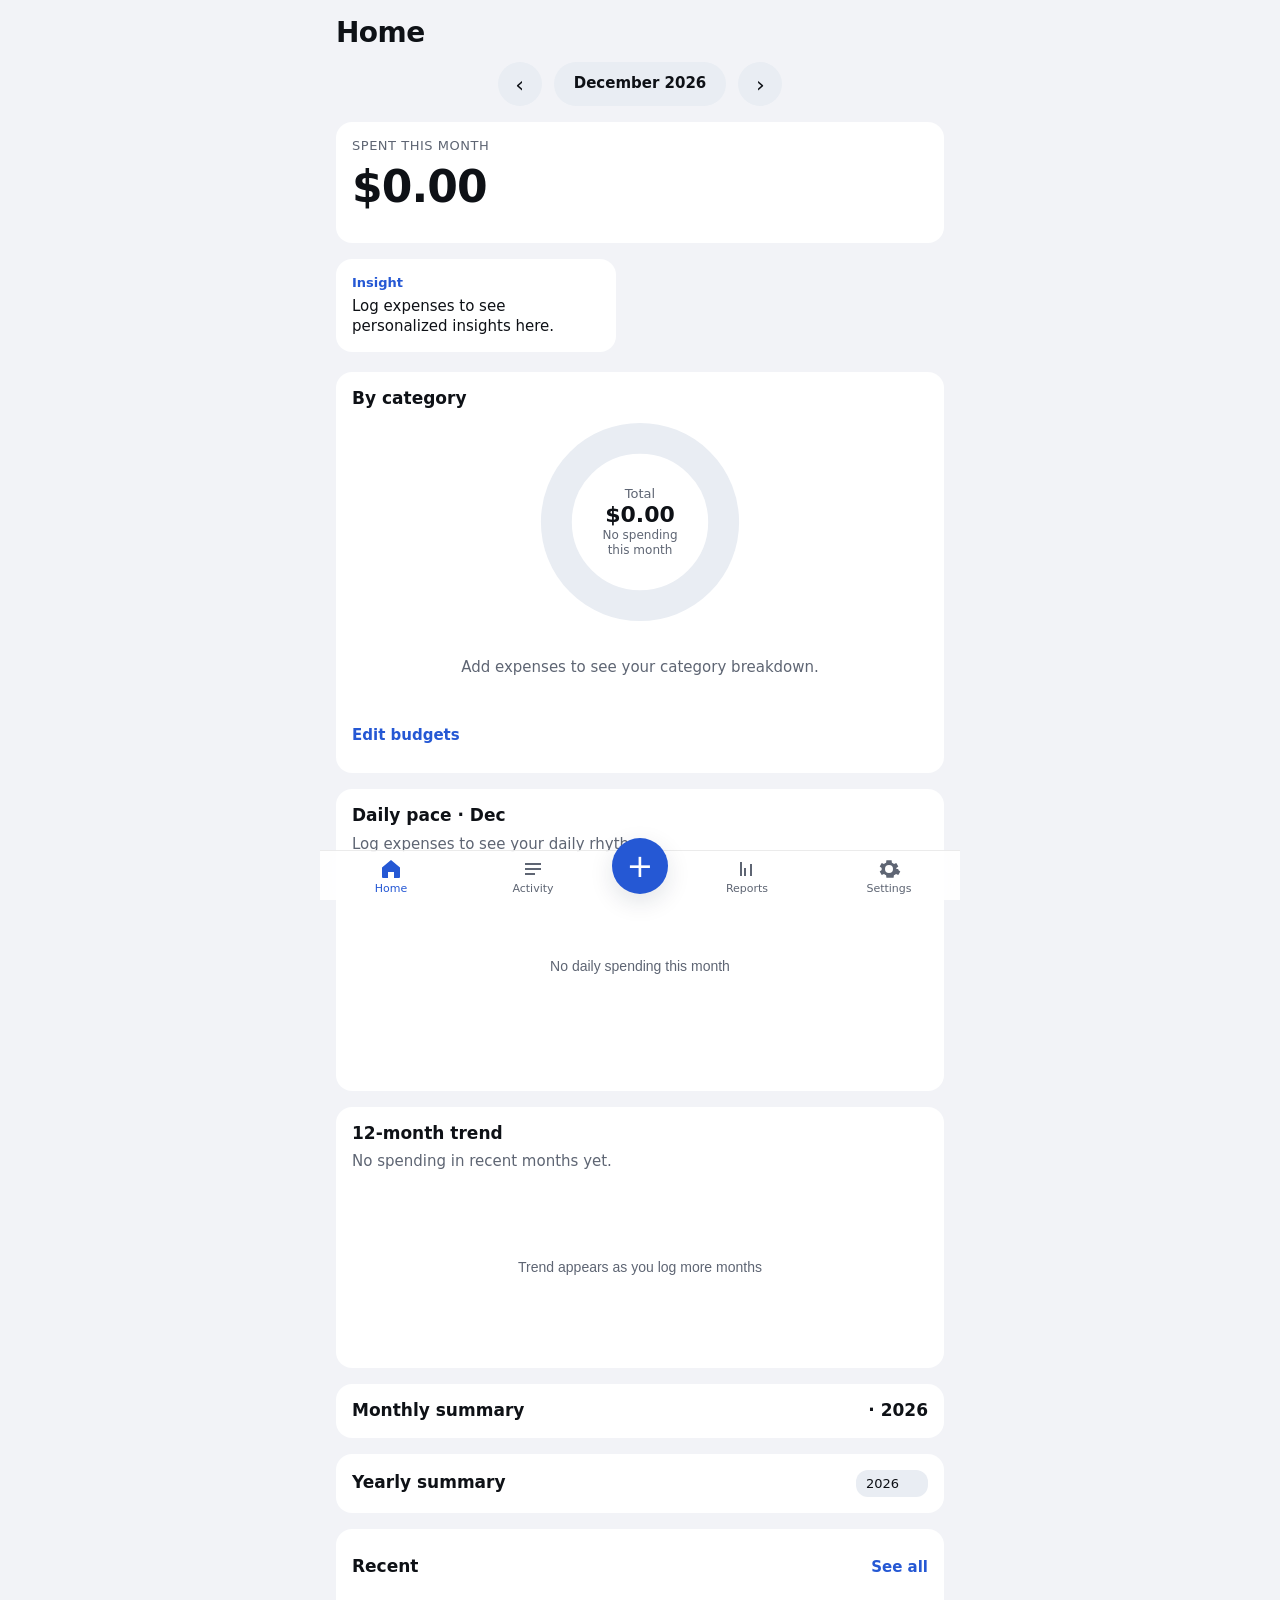
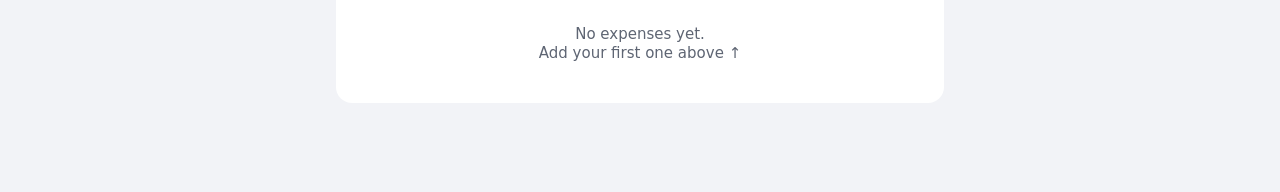
<file: index.html>
<!DOCTYPE html>
<html lang="en">
<head>
<meta charset="UTF-8">
<meta name="viewport" content="width=device-width, initial-scale=1.0, maximum-scale=1.0, user-scalable=no, viewport-fit=cover">
<meta name="description" content="Offline expense logger with budgets, receipts, and reports.">
<meta name="apple-mobile-web-app-capable" content="yes">
<meta name="mobile-web-app-capable" content="yes">
<meta name="apple-mobile-web-app-status-bar-style" content="black-translucent">
<meta name="apple-mobile-web-app-title" content="Expenses">
<meta name="theme-color" content="#0B0C10" media="(prefers-color-scheme: dark)">
<meta name="theme-color" content="#F2F3F7" media="(prefers-color-scheme: light)">
<link rel="manifest" href="manifest.json">
<link rel="icon" href="icon-192.png">
<link rel="apple-touch-icon" href="apple-touch-icon.png">
<link rel="stylesheet" href="styles.css?v=2.6.6">
<link rel="stylesheet" href="icon-animations.css?v=2.6.6">
<title>Expense Logger</title>
</head>
<body>

<!-- Launch splash (in-app; works on all iPhone sizes without startup-image matrix) -->
<div id="splashScreen" class="splash-screen" aria-hidden="true">
  <img src="apple-touch-icon.png" alt="" class="splash-icon" width="120" height="120">
  <p class="splash-title">Expense Logger</p>
  <p class="splash-tag">Quick entries, saved on this device</p>
</div>
<script>
(function () {
  'use strict';
  function hideSplashEarly() {
    var s = document.getElementById('splashScreen');
    if (!s || s.classList.contains('hide')) return;
    s.style.pointerEvents = 'none';
    s.classList.add('hide');
    setTimeout(function () { s.style.display = 'none'; }, 300);
  }
  setTimeout(hideSplashEarly, 600);
  setTimeout(hideSplashEarly, 2000);
  setTimeout(hideSplashEarly, 5000);
})();
</script>

<!-- APP -->
<div id="app" hidden>

<main class="app-main" id="appMain">

<!-- TAB: HOME (Summary) -->
<section id="tab-summary" class="screen" hidden>
  <div class="title-sentinel" aria-hidden="true"></div>
  <div class="screen-header-wrap">
    <h1 class="screen-title">Home</h1>
    <p class="screen-title-compact">Home</p>
  </div>

  <div class="month-switcher" id="summaryMonthSwitcher">
    <button type="button" class="month-nav" id="summaryMonthPrev" aria-label="Previous month">‹</button>
    <label class="month-pill">
      <span id="summaryMonthPillLabel">Month</span>
      <input type="month" id="summaryMonth" class="visually-hidden-input" aria-label="Summary month">
    </label>
    <button type="button" class="month-nav" id="summaryMonthNext" aria-label="Next month">›</button>
  </div>

  <div class="card hero-card">
    <p class="caption-label">Spent this month</p>
    <p id="total-display" class="hero-total" aria-live="polite"><span id="totalVal">$0.00</span></p>
    <div class="hero-budget-wrap" id="heroBudgetWrap" hidden>
      <div class="hero-budget-row">
        <div class="hero-budget-track" role="progressbar" aria-valuemin="0" aria-valuemax="100">
          <div class="hero-budget-fill" id="heroBudgetFill"></div>
          <div class="hero-budget-pace" id="heroBudgetPace" hidden></div>
        </div>
        <span class="hero-budget-pct" id="heroBudgetPct"></span>
      </div>
      <p class="hero-budget-meta" id="heroBudgetMeta"></p>
    </div>
  </div>

  <div class="card home-section-error" id="homeBootError" hidden role="alert">
    <p class="home-section-error-title">Couldn&apos;t load some home data</p>
    <p class="home-section-error-text" id="homeBootErrorText">Your entries and settings on this device are unchanged. Try closing and reopening the app.</p>
  </div>

  <div class="card home-section-error" id="homeForecastError" hidden role="alert">
    <p class="home-section-error-title">Forecast unavailable</p>
    <p class="home-section-error-text" id="homeForecastErrorText">Your saved balance and transactions are safe. Tap to open Forecast and try again.</p>
  </div>

  <button type="button" class="card forecast-home-card" id="homeForecastCard" hidden>
    <p class="forecast-home-kicker">Money lasts until</p>
    <div class="forecast-home-main">
      <span class="forecast-home-date" id="homeForecastDate">—</span>
      <span class="forecast-home-days" id="homeForecastDays"></span>
    </div>
    <div class="forecast-home-balance">
      <span id="homeForecastBalanceLabel">Checking balance · as of today</span>
      <span class="forecast-home-balance-val" id="homeForecastBalanceVal">—</span>
    </div>
    <span class="chevron forecast-home-chevron" aria-hidden="true">›</span>
  </button>

  <div class="card flat-card backup-nudge-card" id="homeBackupNudge" hidden>
    <div class="backup-nudge">
      <button type="button" class="backup-nudge-main" id="homeBackupNudgeBtn">
        <span data-backup-nudge-text>Last backup 34 days ago</span>
        <span class="chevron" aria-hidden="true">›</span>
      </button>
      <button type="button" class="backup-nudge-dismiss" id="homeBackupNudgeDismiss" aria-label="Dismiss">✕</button>
    </div>
  </div>

  <div class="card insight-strip-card" id="homeRecapCard" hidden>
    <button type="button" class="recap-teaser" id="homeRecapBtn">
      <span class="recap-teaser-icon" data-ui-icon="ui-sparkles" data-ui-icon-size="md" aria-hidden="true"></span>
      <span id="homeRecapText">Your last month, wrapped</span>
      <span class="chevron" aria-hidden="true">›</span>
    </button>
  </div>

  <div class="insights-scroll-wrap card flat-card">
    <div id="insightsList" class="insights-scroll" role="list"></div>
  </div>

  <div class="card chart-card">
    <h2 class="card-title">By category</h2>
    <div class="donut-wrap" id="donutWrap">
      <svg id="donutChart" class="chart-svg donut-chart" viewBox="0 0 220 220" role="img" aria-label="Spending by category"></svg>
      <div class="donut-center" id="donutCenter">
        <div class="donut-center-stack" id="donutCenterStack">
          <span class="donut-center-label" id="donutCenterLabel">Total</span>
          <span class="donut-center-value" id="donutCenterValue">$0.00</span>
          <span class="donut-center-sub" id="donutCenterSub"></span>
        </div>
      </div>
    </div>
    <div class="cat-legend interactive-legend" id="legend"></div>
    <button class="link-btn legend-edit-budgets" id="editBudgetsBtn" type="button">Edit budgets</button>
  </div>

  <div class="card">
    <h2 class="card-title">Daily pace <span class="month-label" id="dailyMonthLabel"></span></h2>
    <p class="chart-subtitle" id="dailySubtitle"></p>
    <canvas id="dailyChart" class="chart-canvas" width="600" height="220" aria-label="Daily spending and budget pace"></canvas>
    <div class="chart-legend-row" id="dailyLegend"></div>
  </div>

  <div class="card">
    <h2 class="card-title">12-month trend</h2>
    <p class="chart-subtitle" id="trendCompare"></p>
    <canvas id="trendChart" class="chart-canvas" width="600" height="200" aria-label="Monthly spending trend"></canvas>
  </div>

  <details class="card collapsible">
    <summary class="collapsible-summary">Monthly summary <span class="month-label" id="yearLabel"></span></summary>
    <div id="monthlySummary"></div>
  </details>

  <details class="card collapsible">
    <summary class="collapsible-summary">Yearly summary
      <select id="yearSelect" class="mini-select inline-select" onclick="event.stopPropagation()"></select>
    </summary>
    <div id="yearlySummary"></div>
  </details>

  <div class="card" id="recentCard">
    <div class="section-header">
      <h2 class="card-title">Recent</h2>
      <button class="link-btn" id="viewAllBtn" type="button">See all</button>
    </div>
    <div id="recentEntries"></div>
  </div>

  <div id="budgetList" hidden aria-hidden="true"></div>
  <span id="summaryMonthLabel" hidden></span>
</section>

<!-- FORECAST (overlay; Home tab stays active) -->
<section id="tab-forecast" class="screen forecast-screen" hidden>
  <div class="forecast-nav" id="forecastNav">
    <div class="forecast-nav-row">
      <button type="button" class="link-btn forecast-back-btn" id="forecastBackBtn" aria-label="Home">
        <svg class="forecast-back-chev" width="11" height="18" viewBox="0 0 11 18" fill="none" aria-hidden="true"><path d="M9.5 2L2.5 9l7 7" stroke="currentColor" stroke-width="2.2" stroke-linecap="round" stroke-linejoin="round"/></svg>
        <span>Home</span>
      </button>
      <h1 class="forecast-nav-title">Forecast</h1>
      <button type="button" class="forecast-info-btn" id="forecastInfoBtn" aria-label="Forecast info">
        <svg width="22" height="22" viewBox="0 0 22 22" fill="none" aria-hidden="true"><circle cx="11" cy="11" r="9" stroke="currentColor" stroke-width="1.5"/><path d="M11 10v6M11 7h.01" stroke="currentColor" stroke-width="1.75" stroke-linecap="round"/></svg>
      </button>
    </div>
  </div>

  <div class="forecast-empty card" id="forecastEmptyState" hidden>
    <p class="forecast-empty-title" id="forecastEmptyTitle">Set your checking balance</p>
    <p class="forecast-empty-text" id="forecastEmptyText">Add the balance from your bank app so we can project cash flow.</p>
    <button type="button" class="save-btn" id="forecastEmptySetBtn">Set balance</button>
  </div>

  <div id="forecastMain" hidden>
    <div class="forecast-summary-card card">
      <div class="forecast-summary-top">
        <p class="forecast-kicker">How long will my money last?</p>
        <span class="forecast-account-chip" id="forecastAccountChip"></span>
      </div>
      <div class="forecast-headline-row">
        <div class="forecast-headline-main">
          <p class="forecast-headline-prefix" id="forecastHeadlinePrefix">Money lasts until</p>
          <div class="forecast-headline-date-row">
            <p class="forecast-headline-date" id="forecastLastsDate">—</p>
            <p class="forecast-days-away" id="forecastDaysAway"></p>
          </div>
          <p class="forecast-cause-line" id="forecastCauseLine" hidden></p>
          <p class="forecast-positive-line" id="forecastPositiveLine" hidden></p>
        </div>
      </div>
      <div class="forecast-balance-row">
        <div>
          <p class="forecast-balance-label" id="forecastBalanceLabel">Checking balance · as of today</p>
          <p class="forecast-balance-val" id="forecastBalanceVal">—</p>
        </div>
        <button type="button" class="forecast-update-btn" id="forecastUpdateBtn">
          <svg width="14" height="14" viewBox="0 0 14 14" fill="none" aria-hidden="true"><path d="M8.2 2.5l3.3 3.3M2.5 11.5V9.2H4.8L10.1 3.9l2.3 2.3L7.1 11.5H2.5z" stroke="currentColor" stroke-width="1.2" stroke-linejoin="round"/></svg>
          Update
        </button>
      </div>
    </div>

    <div class="card forecast-balance-card" id="forecastBalanceCard">
      <div class="forecast-balance-card-header">
        <div>
          <h2 class="forecast-balance-card-title">What&rsquo;s moving your balance</h2>
          <p class="forecast-balance-card-range" id="forecastBalanceRange">Next 30 days</p>
        </div>
        <div class="forecast-range-toggle" role="group" aria-label="Forecast range">
          <button type="button" class="forecast-range-btn" data-forecast-days="30" aria-pressed="true">30d</button>
          <button type="button" class="forecast-range-btn" data-forecast-days="60" aria-pressed="false">60d</button>
          <button type="button" class="forecast-range-btn" data-forecast-days="90" aria-pressed="false">90d</button>
        </div>
      </div>
      <div class="forecast-flow-summary">
        <p class="forecast-flow-today" id="forecastFlowToday">Today —</p>
        <p class="forecast-flow-net" id="forecastFlowNet">—</p>
      </div>
      <div class="forecast-flow-bars" id="forecastFlowBars" aria-hidden="true"></div>
      <div class="forecast-breakdown-list" id="forecastBreakdownList"></div>
      <div class="forecast-breakdown-total" id="forecastBreakdownTotal"></div>
      <div class="forecast-no-income-notice" id="forecastNoIncomeNotice" hidden>
        <span class="forecast-no-income-icon" aria-hidden="true"><svg width="16" height="16" viewBox="0 0 16 16" fill="none"><path d="M8 3.2v5.2M8 11.2h.01" stroke="currentColor" stroke-width="1.3" stroke-linecap="round"/><path d="M2.8 11.6h10.4L12.8 8 8 3.6 3.2 8l-.4 3.6z" stroke="currentColor" stroke-width="1"/></svg></span>
        <span><strong>No income found</strong> · Import deposits for an accurate forecast</span>
        <button type="button" class="link-btn forecast-import-link" id="forecastImportLink">Import</button>
      </div>
    </div>

    <div class="card forecast-chart-card" id="forecastChartCard">
      <div class="forecast-chart-header">
        <div>
          <h2 class="forecast-chart-title">Projected balance</h2>
          <p class="forecast-chart-sub" id="forecastLowestSub"></p>
        </div>
        <div class="forecast-range-toggle" role="group" aria-label="Chart range">
          <button type="button" class="forecast-range-btn" data-forecast-days="30" aria-pressed="false">30d</button>
          <button type="button" class="forecast-range-btn" data-forecast-days="60" aria-pressed="true">60d</button>
          <button type="button" class="forecast-range-btn" data-forecast-days="90" aria-pressed="false">90d</button>
        </div>
      </div>
      <div class="forecast-chart-wrap" id="forecastChartWrap">
        <canvas id="forecastChart" class="forecast-chart-canvas" width="800" height="280" aria-label="Projected checking balance"></canvas>
      </div>
      <p class="forecast-chart-note" id="forecastChartNote">
        <span class="forecast-note-icon" aria-hidden="true"><svg width="14" height="14" viewBox="0 0 14 14" fill="none"><circle cx="7" cy="7" r="5.5" stroke="currentColor"/><path d="M7 6.2v3.6M7 4.4h.01" stroke="currentColor" stroke-width="1.2" stroke-linecap="round"/></svg></span>
        <span>Checking only: card purchases don’t count, the card bill does. Transfers move the balance, never income or spending.</span>
      </p>
    </div>

    <div class="forecast-upcoming">
      <div class="forecast-upcoming-header">
        <span class="forecast-upcoming-label" id="forecastUpcomingLabel">Upcoming · Checking</span>
        <span class="forecast-upcoming-window" id="forecastUpcomingWindow">Next 60 days</span>
      </div>
      <div class="forecast-upcoming-list card" id="forecastUpcomingList"></div>
      <button type="button" class="forecast-show-more-btn" id="forecastShowMoreBtn" hidden>Show 60 days</button>
      <p class="forecast-upcoming-foot" id="forecastUpcomingFoot">
        <span class="forecast-note-icon" aria-hidden="true"><svg width="14" height="14" viewBox="0 0 14 14" fill="none"><circle cx="7" cy="7" r="5.5" stroke="currentColor"/><path d="M7 6.2v3.6M7 4.4h.01" stroke="currentColor" stroke-width="1.2" stroke-linecap="round"/></svg></span>
        <span>Running balance includes everyday spending at the daily rate. Bills and card payments due on a weekend or holiday move to the next business day.</span>
      </p>
    </div>
  </div>
</section>

<!-- TAB: ACTIVITY (History) -->
<section id="tab-history" class="screen" hidden>
  <div class="title-sentinel" aria-hidden="true"></div>
  <div class="screen-header-wrap">
    <h1 class="screen-title">Activity</h1>
    <p class="screen-title-compact">Activity</p>
  </div>

  <div class="activity-search-row">
    <div class="search-wrap">
      <span class="search-icon" aria-hidden="true">
        <svg class="search-icon-svg" width="20" height="20" viewBox="0 0 24 24" fill="none" aria-hidden="true">
          <circle cx="11" cy="11" r="6.5" stroke="currentColor" stroke-width="1.75"/>
          <path d="M16.5 16.5L20 20" stroke="currentColor" stroke-width="1.75" stroke-linecap="round"/>
        </svg>
      </span>
      <input type="search" id="searchInput" placeholder="Search" autocomplete="off" enterkeyhint="search">
    </div>
    <button type="button" class="activity-filter-btn" id="activityFilterBtn" aria-label="Filters" aria-haspopup="dialog">
      <svg width="20" height="20" viewBox="0 0 20 20" fill="none" aria-hidden="true">
        <path d="M3 5h14M5 10h10M7 15h6" stroke="currentColor" stroke-width="1.75" stroke-linecap="round"/>
        <circle cx="6" cy="5" r="1.75" fill="currentColor"/>
        <circle cx="14" cy="10" r="1.75" fill="currentColor"/>
        <circle cx="10" cy="15" r="1.75" fill="currentColor"/>
      </svg>
    </button>
  </div>

  <div class="activity-range-chips" role="group" aria-label="Time range">
    <button type="button" class="activity-range-chip" data-activity-range="this-month" aria-pressed="true">This month</button>
    <button type="button" class="activity-range-chip" data-activity-range="last-month" aria-pressed="false">Last month</button>
    <button type="button" class="activity-range-chip" data-activity-range="3-months" aria-pressed="false">3 months</button>
    <button type="button" class="activity-range-chip" data-activity-range="year" aria-pressed="false">Year</button>
    <button type="button" class="activity-range-chip" data-activity-range="all" aria-pressed="false">All</button>
  </div>

  <div class="activity-account-segments" id="activityAccountSegments" role="group" aria-label="Account filter"></div>

  <div class="activity-summary-card" id="activitySummaryCard" aria-live="polite">
    <div class="activity-summary-main">
      <div class="activity-summary-range" id="activitySummaryRange"></div>
      <div class="activity-summary-total" id="activitySummaryTotal"></div>
    </div>
    <div class="activity-summary-side">
      <div class="activity-summary-count" id="activitySummaryCount"></div>
      <div class="activity-summary-avg" id="activitySummaryAvg"></div>
    </div>
  </div>

  <p class="entries-meta" id="entriesCount" hidden aria-live="polite"></p>
  <div id="entries" class="activity-groups"></div>

  <div id="transferDetailView" class="transfer-detail-screen" hidden>
    <div class="transfer-detail-nav">
      <button type="button" class="link-btn transfer-back-btn" id="transferDetailBackBtn">&lt; Activity</button>
      <button type="button" class="link-btn" id="transferDetailEditBtn" hidden>Edit</button>
    </div>
    <div id="transferDetailBody"></div>
  </div>
</section>

<!-- TAB: REPORTS -->
<section id="tab-report" class="screen" hidden>
  <div class="title-sentinel" aria-hidden="true"></div>
  <div class="screen-header-wrap">
    <h1 class="screen-title">Reports</h1>
    <p class="screen-title-compact">Reports</p>
  </div>

  <div class="month-switcher" id="reportMonthSwitcher">
    <button type="button" class="month-nav" id="reportMonthPrev" aria-label="Previous month">‹</button>
    <label class="month-pill">
      <span id="reportMonthPillLabel">Month</span>
      <input type="month" id="reportMonth" class="visually-hidden-input" aria-label="Report month">
    </label>
    <button type="button" class="month-nav" id="reportMonthNext" aria-label="Next month">›</button>
  </div>
  <div id="reportMonthBackdrop" class="report-month-backdrop" hidden aria-hidden="true"></div>

  <button type="button" class="btn-secondary pill-btn pill-btn-with-icon" id="openWrappedBtn"><span data-ui-icon="ui-sparkles" data-ui-icon-size="sm" aria-hidden="true"></span> Spending Wrapped</button>
  <button class="btn-secondary pill-btn" id="reportExportPdfBtn" type="button">Print / Save as PDF</button>
  <div id="reportBody"></div>
</section>

<!-- TAB: SETTINGS -->
<section id="tab-settings" class="screen" hidden>
  <div class="title-sentinel" aria-hidden="true"></div>
  <div class="screen-header-wrap">
    <h1 class="screen-title">Settings</h1>
    <p class="screen-title-compact">Settings</p>
  </div>

  <div class="inset-group">
    <h3 class="group-label">Accounts</h3>
    <div class="inset-card" id="settingsAccountsList"></div>
    <p class="hint inset-hint" id="settingsAccountsFoot" hidden>Balance owed is what you owe on your card. Purchases raise it; a payment from Checking lowers it, and the payment isn&rsquo;t spending.</p>
  </div>

  <div class="inset-group">
    <h3 class="group-label">Data</h3>
    <div class="inset-card">
      <div class="backup-nudge settings-nudge" id="backupReminderLine" hidden>
        <span class="backup-nudge-text" data-backup-nudge-text>Last backup 34 days ago</span>
        <button type="button" class="backup-nudge-dismiss" id="backupNudgeDismiss" aria-label="Dismiss">✕</button>
      </div>
      <p class="hint inset-hint data-meta-hint" id="storageStatusLine">Storage: standard</p>
      <p class="hint inset-hint data-meta-hint" id="lastBackupLine" hidden></p>
      <button class="settings-row-btn" id="backupDataBtn" type="button">Back up data <span class="chevron">›</span></button>
      <label class="settings-row-btn" id="restoreBackupLabel" for="backupFileInput">Restore from backup <span class="chevron">›</span></label>
      <input type="file" id="backupFileInput" class="backup-file-input" accept=".json,application/json">
      <button class="settings-row-btn" id="exportBtn" type="button">Export CSV <span class="chevron">›</span></button>
      <button class="settings-row-btn" id="exportJsonBtn" type="button">Export JSON backup <span class="chevron">›</span></button>
      <button class="settings-row-btn" id="importJsonBtn" type="button">Import JSON backup <span class="chevron">›</span></button>
      <button class="settings-row-btn" id="importCsvBtn" type="button">Import CSV / Excel <span class="chevron">›</span></button>
      <input type="file" id="jsonFileInput" accept=".json,application/json" hidden>
      <input type="file" id="importFileInput" accept=".csv,text/csv,.xlsx,application/vnd.openxmlformats-officedocument.spreadsheetml.sheet" hidden>
      <label class="settings-row check-settings">
        <span>Count card bill payments as spending</span>
        <input type="checkbox" id="countCardPayments">
      </label>
    </div>
  </div>

  <div class="inset-group" id="householdWriterGroup">
    <h3 class="group-label">Household</h3>
    <div class="inset-card">
      <button class="settings-row-btn" id="householdJoinOpenBtn" type="button" hidden>Join household <span class="chevron">›</span></button>
      <div class="bank-sync-form" id="householdWriterForm">
        <input type="password" id="householdPassInput" autocomplete="off" aria-label="Household passphrase">
        <button class="settings-row-btn" id="householdPassSaveBtn" type="button">Save passphrase <span class="chevron">›</span></button>
      </div>
      <button class="settings-row-btn" id="householdRestoreBtn" type="button">Restore from household copy <span class="chevron">›</span></button>
    </div>
  </div>

  <div class="inset-group" id="householdViewerGroup" hidden>
    <h3 class="group-label">Household</h3>
    <div class="inset-card">
      <button class="settings-row-btn" id="householdViewerRefreshBtn" type="button">Refresh <span class="chevron">›</span></button>
    </div>
  </div>

  <div class="inset-group" id="agentBriefGroup">
    <h3 class="group-label">Agent brief</h3>
    <div class="inset-card agent-brief-card">
      <div class="agent-brief-level">
        <div class="seg-control" role="group" aria-label="Level" id="agentBriefLevel">
          <button type="button" class="seg-btn is-active" id="agentBriefL0" data-brief-level="L0" aria-pressed="true">L0</button>
          <button type="button" class="seg-btn" id="agentBriefL1" data-brief-level="L1" aria-pressed="false">L1</button>
        </div>
      </div>
      <div class="agent-brief-actions">
        <button type="button" class="settings-row-btn" id="agentBriefCopyBtn">Copy</button>
        <button type="button" class="settings-row-btn" id="agentBriefSaveBtn">Save file</button>
      </div>
      <details class="agent-brief-details">
        <summary>Preview</summary>
        <pre class="agent-brief-preview" id="agentBriefPreview" spellcheck="false" tabindex="0"></pre>
      </details>
    </div>
  </div>

  <div class="inset-group">
    <h3 class="group-label">Bank sync</h3>
    <div class="inset-card" id="bankSyncCard">
      <p class="hint inset-hint data-meta-hint" id="bankSyncStatus">Not paired</p>
      <div class="bank-sync-form" id="bankSyncPairForm">
        <input type="url" id="bankSyncUrl" placeholder="Worker URL (https://&hellip;)" autocomplete="off" autocapitalize="off" spellcheck="false" aria-label="Worker URL">
        <input type="password" id="bankSyncCode" placeholder="Setup code" autocomplete="off" aria-label="Setup code">
        <button class="settings-row-btn" id="bankSyncPairBtn" type="button">Pair this phone <span class="chevron">›</span></button>
      </div>
      <div id="bankSyncReconnect" class="bank-sync-reconnect" hidden></div>
      <div id="bankSyncPaired" hidden>
        <button class="settings-row-btn" id="bankSyncNowBtn" type="button">Sync bank now <span class="chevron">›</span></button>
        <label class="settings-row"><span>Checking rows from</span><input type="date" id="bankSyncCutoverChecking" class="bank-sync-date"></label>
        <label class="settings-row"><span>Chase card rows from</span><input type="date" id="bankSyncCutoverChase" class="bank-sync-date"></label>
      </div>
      <a class="settings-row-btn" id="bankSyncLinkBtn" href="link.html" target="_blank" rel="noopener">Link a bank (opens Safari) <span class="chevron">›</span></a>
      <button class="settings-row-btn danger-text" id="bankSyncDisconnectBtn" type="button" hidden>Disconnect this phone</button>
    </div>
    <p class="hint inset-hint">The setup code is sent once to pair and is not kept on this phone. Backups never include the pairing. Synced rows always open in import review first.</p>
  </div>

  <div class="inset-group">
    <h3 class="group-label">Categories</h3>
    <div class="inset-card" id="categoryList"></div>
    <button class="link-btn group-action" id="addCategoryBtn" type="button">+ Add category</button>
  </div>

  <div class="inset-group">
    <h3 class="group-label">Budgets</h3>
    <div class="inset-card" id="budgetSettings"></div>
  </div>

  <div class="inset-group">
    <h3 class="group-label">Import rules</h3>
    <div class="inset-card" id="importRulesList"></div>
  </div>

  <div class="inset-group">
    <h3 class="group-label">Recurring</h3>
    <div class="inset-card" id="recurringList"></div>
  </div>

  <div class="inset-group danger-group">
    <div class="inset-card">
      <button class="settings-row-btn danger-text" id="clearAllBtn" type="button">Clear All Data</button>
    </div>
  </div>

  <p class="version" id="versionLine"></p>
</section>

<section id="tab-add" hidden aria-hidden="true"></section>

</main>

<!-- Bottom tab bar -->
<nav class="bottom-tab-bar" id="tabBar" role="tablist" aria-label="Main">
  <button class="tab-btn" data-tab="summary" role="tab" aria-selected="false" type="button">
    <svg class="tab-icon" viewBox="0 0 24 24" aria-hidden="true"><path d="M3 10.5L12 3l9 7.5V20a1 1 0 01-1 1h-5v-6H9v6H4a1 1 0 01-1-1v-9.5z" fill="currentColor"/></svg>
    <span>Home</span>
  </button>
  <button class="tab-btn" data-tab="history" role="tab" aria-selected="false" type="button">
    <svg class="tab-icon" viewBox="0 0 24 24" aria-hidden="true"><path d="M4 6h16v2H4V6zm0 5h16v2H4v-2zm0 5h10v2H4v-2z" fill="currentColor"/></svg>
    <span>Activity</span>
  </button>
  <button class="tab-btn tab-btn-add" data-tab="add" role="tab" aria-selected="false" type="button" aria-label="Add expense">
    <span class="add-fab">+</span>
  </button>
  <button class="tab-btn" data-tab="report" role="tab" aria-selected="false" type="button">
    <svg class="tab-icon" viewBox="0 0 24 24" aria-hidden="true"><path d="M5 19V5h2v14H5zm6-8v8H9V11h2zm6-4v12h-2V7h2z" fill="currentColor"/></svg>
    <span>Reports</span>
  </button>
  <button class="tab-btn" data-tab="settings" role="tab" aria-selected="false" type="button">
    <svg class="tab-icon" viewBox="0 0 24 24" aria-hidden="true"><path d="M12 8a4 4 0 100 8 4 4 0 000-8zm9.4 4a7.4 7.4 0 01-.1 1l2 1.5-2 3.5-2.3-1a7.6 7.6 0 01-2.1 1.2l-.3 2.5H9.4l-.3-2.5a7.6 7.6 0 01-2.1-1.2l-2.3 1-2-3.5 2-1.5a7.4 7.4 0 010-2l-2-1.5 2-3.5 2.3 1a7.6 7.6 0 012.1-1.2l.3-2.5h5.2l.3 2.5a7.6 7.6 0 012.1 1.2l2.3-1 2 3.5-2 1.5a7.4 7.4 0 01.1 1z" fill="currentColor"/></svg>
    <span>Settings</span>
  </button>
</nav>

</div><!-- /#app -->

<!-- Add expense sheet -->
<div class="modal-overlay sheet" id="addSheet">
  <div class="modal sheet-modal add-sheet">
    <div class="sheet-grabber" aria-hidden="true"></div>
    <div class="sheet-header">
      <button type="button" class="link-btn" id="addCancelBtn">Cancel</button>
      <h3>New expense</h3>
      <span class="sheet-header-spacer"></span>
    </div>
    <div class="add-amount-display">
      <span class="add-amount-prefix">$</span>
      <input type="number" id="amount" inputmode="decimal" step="0.01" min="0" placeholder="0.00" autocomplete="off" aria-label="Amount">
    </div>
    <div class="cats add-cats" id="cats"></div>
    <div class="inset-card grouped-rows">
      <button type="button" class="grouped-row" id="addNoteRow">
        <span class="row-icon" data-ui-icon="ui-note" data-ui-icon-size="row" aria-hidden="true"></span>
        <span class="row-label">Note</span>
        <span class="row-value" id="addNotePreview">Add note</span>
        <span class="chevron">›</span>
      </button>
      <div class="add-note-field" id="addNoteField" hidden>
        <input type="text" id="note" class="visually-hidden-input" placeholder="e.g. lunch with Sam" autocomplete="off" maxlength="80" tabindex="-1" aria-label="Note">
      </div>
      <button type="button" class="grouped-row" id="addDateRow">
        <span class="row-icon" data-ui-icon="ui-calendar" data-ui-icon-size="row" aria-hidden="true"></span>
        <span class="row-label">Date</span>
        <span class="row-value" id="addDatePreview">Today</span>
        <span class="chevron">›</span>
      </button>
      <input type="date" id="addDate" class="visually-hidden-input" tabindex="-1">
      <button type="button" class="grouped-row" id="receiptBtn">
        <span class="row-icon" data-ui-icon="ui-camera" data-ui-icon-size="row" aria-hidden="true"></span>
        <span class="row-label">Receipt</span>
        <span class="row-value" id="receiptBtnLabel">Add photo</span>
        <span class="chevron">›</span>
      </button>
      <input type="file" id="receiptInput" accept="image/*" capture="environment" hidden>
      <img id="receiptPreview" class="receipt-preview" alt="" hidden>
      <button class="del-btn receipt-clear-inline" id="receiptClearBtn" type="button" hidden aria-label="Remove receipt">✕</button>
      <button type="button" class="grouped-row" id="addAccountRow">
        <span class="row-icon account-row-icon" id="addAccountRowIcon" aria-hidden="true"></span>
        <span class="row-label">Account</span>
        <span class="row-value" id="addAccountPreview">None</span>
        <span class="chevron">›</span>
      </button>
      <select id="addAccountSelect" class="visually-hidden-input" tabindex="-1" aria-label="Account">
        <option value="">None</option>
      </select>
      <label class="grouped-row switch-row">
        <span class="row-icon" data-ui-icon="ui-repeat" data-ui-icon-size="row" aria-hidden="true"></span>
        <span class="row-label">Recurring monthly</span>
        <input type="checkbox" id="recurring" class="ios-switch">
      </label>
    </div>
    <button class="save-btn" id="saveBtn" disabled>Save expense</button>
    <p class="save-hint" id="saveHint" aria-live="polite"></p>
  </div>
</div>

<!-- Undo -->
<div class="undo-toast" id="undoToast" role="status">
  <span id="undoText">Entry deleted</span>
  <button id="undoBtn" type="button">Undo</button>
</div>

<div class="toast" id="toast" role="status"></div>

<!-- Modal: budgets -->
<div class="modal-overlay sheet" id="budgetModal">
  <div class="modal sheet-modal">
    <div class="sheet-grabber" aria-hidden="true"></div>
    <div class="sheet-header">
      <button class="btn-secondary sheet-cancel" id="budgetCancelBtn" type="button">Cancel</button>
      <h3>Edit budgets</h3>
      <button class="link-btn" id="budgetSaveBtn" type="button">Save</button>
    </div>
    <div id="budgetEditList"></div>
  </div>
</div>

<!-- Modal: category -->
<div class="modal-overlay sheet" id="catModal">
  <div class="modal sheet-modal cat-sheet-modal">
    <div class="sheet-grabber" aria-hidden="true"></div>
    <div class="sheet-header">
      <button class="btn-secondary sheet-cancel" id="catCancelBtn" type="button">Cancel</button>
      <h3 id="catModalTitle">Add Category</h3>
      <button class="link-btn sheet-header-trailing" id="catSaveBtn" type="button">Save</button>
    </div>
    <div class="field cat-name-field">
      <label for="catNameInput">Name</label>
      <div class="cat-name-input-wrap">
        <span id="catNamePreview" class="cat-name-preview-host" aria-hidden="true"></span>
        <input type="text" id="catNameInput" placeholder="Category name" maxlength="20" autocomplete="off">
        <span class="cat-name-count" id="catNameCount" aria-live="polite">0/20</span>
      </div>
    </div>
    <div class="field">
      <label id="catIconLabel">Icon</label>
      <div class="icon-picker" id="iconPicker" role="radiogroup" aria-labelledby="catIconLabel"></div>
    </div>
    <div class="field cat-color-field">
      <label id="catColorLabel">Color</label>
      <div class="color-swatches" id="colorSwatches" role="radiogroup" aria-labelledby="catColorLabel"></div>
    </div>
  </div>
</div>

<!-- Modal: edit expense -->
<div class="modal-overlay sheet" id="receiptModal">
  <div class="modal sheet-modal modal-wide edit-entry-sheet">
    <div class="sheet-grabber" aria-hidden="true"></div>
    <div class="sheet-header">
      <button type="button" class="link-btn sheet-header-action" id="receiptModalClose">Cancel</button>
      <h3 id="editSheetTitle">Edit expense</h3>
      <button type="button" class="link-btn sheet-header-action sheet-header-trailing" id="editSaveBtn">Save</button>
    </div>
    <div class="field">
      <label for="editAmount">Amount</label>
      <div class="amount-wrap">
        <span class="dollar">$</span>
        <input type="number" id="editAmount" inputmode="decimal" step="0.01" min="0" placeholder="0.00">
      </div>
    </div>
    <div class="field" id="editTypeField">
      <label>Type</label>
      <div class="seg-control import-xfer-seg import-xfer-seg--4 edit-type-seg" role="group" aria-label="Entry type" id="editTypeSeg">
        <button type="button" class="seg-btn is-active" data-edit-type="expense">Expense</button>
        <button type="button" class="seg-btn" data-edit-type="income">Income</button>
        <button type="button" class="seg-btn" data-edit-type="transfer">Transfer</button>
        <button type="button" class="seg-btn" data-edit-type="other">Other</button>
      </div>
      <div class="edit-type-info callout-info" id="editTransferInfo" hidden>
        <span class="hint-info-icon" aria-hidden="true"><svg width="16" height="16" viewBox="0 0 16 16" fill="none"><circle cx="8" cy="8" r="6.25" stroke="currentColor"/><path d="M8 7v4M8 5.2h.01" stroke="currentColor" stroke-width="1.25" stroke-linecap="round"/></svg></span>
        <span id="editTransferInfoText"></span>
      </div>
      <label class="edit-remember-row" id="editRememberRow" hidden>
        <span class="edit-remember-copy">
          <span class="edit-remember-title">Remember for future imports</span>
          <span class="edit-remember-sub" id="editRememberSub"></span>
        </span>
        <input type="checkbox" id="editRememberImports" class="toggle-switch-input">
      </label>
    </div>
    <div class="field">
      <label id="editCategoryLabel">Category</label>
      <div class="cats edit-cats" id="editCategoryGrid" role="radiogroup" aria-labelledby="editCategoryLabel"></div>
      <p class="hint edit-category-meta" id="editCategoryMeta" hidden></p>
      <select id="editCategory" class="visually-hidden-input" tabindex="-1" aria-hidden="true"></select>
    </div>
    <div class="field">
      <label for="editDate">Date</label>
      <input type="date" id="editDate">
    </div>
    <div class="field">
      <label for="editNote">Note</label>
      <input type="text" id="editNote" placeholder="Optional note" autocomplete="off" maxlength="80">
    </div>
    <div class="field">
      <label for="editAccount">Account</label>
      <select id="editAccount"><option value="">None</option></select>
    </div>
    <div class="field">
      <label>Receipt</label>
      <img id="receiptModalImg" class="receipt-modal-img" alt="Receipt" hidden>
      <button class="btn-secondary danger" id="receiptModalDelete" type="button" hidden>Delete receipt</button>
    </div>
    <button class="btn-secondary danger full-destructive" id="editDeleteBtn" type="button">Delete expense</button>
  </div>
</div>

<!-- Modal: restore backup -->
<div class="modal-overlay sheet" id="backupRestoreModal">
  <div class="modal sheet-modal">
    <div class="sheet-grabber" aria-hidden="true"></div>
    <div class="sheet-header">
      <button class="btn-secondary sheet-cancel" id="backupRestoreCancelBtn" type="button">Cancel</button>
      <h3>Restore backup</h3>
      <button class="link-btn" id="backupRestoreConfirmBtn" type="button">Replace data</button>
    </div>
    <div id="backupRestoreSummary"></div>
  </div>
</div>

<!-- Modal: import account picker -->
<div class="modal-overlay sheet modal-front" id="importAccountModal">
  <div class="modal sheet-modal import-account-modal">
    <div class="sheet-grabber" aria-hidden="true"></div>
    <h3 class="import-account-title">Which account is this?</h3>
    <div class="import-account-file" id="importAccountFileMeta"></div>
    <div class="import-account-list" id="importAccountList"></div>
    <p class="import-account-hint" id="importAccountHint" hidden></p>
    <button type="button" class="save-btn" id="importAccountContinueBtn">Continue</button>
  </div>
</div>

<!-- Modal: add account -->
<div class="modal-overlay sheet modal-front" id="addAccountModal">
  <div class="modal sheet-modal">
    <div class="sheet-grabber" aria-hidden="true"></div>
    <div class="sheet-header">
      <button class="btn-secondary sheet-cancel" id="addAccountCancelBtn" type="button">Cancel</button>
      <h3>Add account</h3>
      <button class="link-btn" id="addAccountSaveBtn" type="button">Save</button>
    </div>
    <div class="field">
      <label for="newAccountName">Name</label>
      <input type="text" id="newAccountName" placeholder="e.g. Savings" maxlength="24" autocomplete="off">
    </div>
    <div class="field">
      <label>Type</label>
      <div class="account-type-picker" id="newAccountTypePicker">
        <button type="button" class="account-type-btn" data-account-type="bank" aria-pressed="true">Bank account</button>
        <button type="button" class="account-type-btn" data-account-type="credit_card" aria-pressed="false">Credit card</button>
      </div>
    </div>
  </div>
</div>

<!-- Modal: Chase card detail -->
<div class="modal-overlay sheet sheet-fade modal-front" id="chaseCardSheet" aria-hidden="true">
  <div class="modal sheet-modal chase-card-sheet-modal">
    <div class="sheet-grabber" aria-hidden="true"></div>
    <div class="chase-card-sheet-header">
      <h3>Chase card</h3>
      <button type="button" class="sheet-icon-close" id="chaseCardSheetClose" aria-label="Close">&times;</button>
    </div>
    <div class="chase-card-sheet-scroll" id="chaseCardSheetBody"></div>
    <p class="chase-card-sheet-foot" id="chaseCardSheetFoot">Purchases count as spending on the day you buy. Checking only changes when the payment posts.</p>
  </div>
</div>

<!-- Modal: set Chase balance owed -->
<div class="modal-overlay sheet sheet-fade modal-front" id="chaseBalanceSheet" aria-hidden="true">
  <div class="modal sheet-modal chase-balance-sheet-modal">
    <div class="sheet-grabber" aria-hidden="true"></div>
    <div class="chase-balance-topbar">
      <button type="button" class="link-btn chase-balance-topbar-btn" id="chaseBalanceCancelBtn">Cancel</button>
      <h3 class="chase-balance-topbar-title">Balance owed</h3>
      <button type="button" class="link-btn chase-balance-topbar-btn chase-balance-topbar-save" id="chaseBalanceSaveBtn">Save</button>
    </div>
    <div class="chase-balance-sheet-scroll">
      <div class="balance-sheet-account" id="chaseBalanceSheetAccount"></div>
      <label class="balance-input-wrap chase-balance-input-wrap">
        <span class="balance-input-label">Balance owed</span>
        <input type="text" id="chaseBalanceAmountInput" inputmode="decimal" autocomplete="off" enterkeyhint="done" aria-label="Balance owed" aria-describedby="chaseBalanceAmountError">
      </label>
      <div class="chase-balance-change-line" id="chaseBalanceChangeLine" hidden>
        <span id="chaseBalanceNowLine"></span>
        <strong id="chaseBalanceDeltaLine"></strong>
      </div>
      <p class="balance-input-error" id="chaseBalanceAmountError" hidden role="alert"></p>
      <button type="button" class="grouped-row balance-asof-row" id="chaseBalanceAsOfRow">
        <span class="row-icon" data-ui-icon="ui-calendar" data-ui-icon-size="row" aria-hidden="true"></span>
        <span class="row-label">As of</span>
        <span class="row-value" id="chaseBalanceAsOfPreview">Today</span>
        <span class="chevron">›</span>
      </button>
      <input type="date" id="chaseBalanceAsOfInput" class="visually-hidden-input" tabindex="-1">
      <label class="balance-input-wrap chase-balance-input-wrap">
        <span class="balance-input-label">Next autopay (statement balance)</span>
        <input type="text" id="chaseStatementAmountInput" inputmode="decimal" autocomplete="off" aria-label="Statement balance for the next autopay">
      </label>
      <label class="balance-input-wrap chase-balance-input-wrap">
        <span class="balance-input-label">Autopay due date</span>
        <input type="date" id="chaseStatementDueInput" aria-label="Autopay due date">
      </label>
      <div class="balance-info-callout chase-balance-callout">
        <span class="balance-info-icon" aria-hidden="true"><svg width="16" height="16" viewBox="0 0 16 16" fill="none"><circle cx="8" cy="8" r="6.25" stroke="currentColor"/><path d="M8 7v4M8 5.2h.01" stroke="currentColor" stroke-width="1.25" stroke-linecap="round"/></svg></span>
        <p>Use the current balance in the Chase app, not the statement balance. A correction isn&rsquo;t spending and doesn&rsquo;t change Checking.</p>
      </div>
    </div>
  </div>
  <div id="chaseBalanceDiscardScrim" class="import-review-discard-scrim" aria-hidden="true">
    <div class="import-discard-card" role="dialog" aria-labelledby="chaseBalanceDiscardTitle" aria-modal="true">
      <h3 id="chaseBalanceDiscardTitle">Discard changes?</h3>
      <p class="hint">Your balance correction will be lost.</p>
      <div class="import-discard-actions">
        <button type="button" class="save-btn" id="chaseBalanceDiscardKeepBtn">Keep editing</button>
        <button type="button" class="btn-secondary" id="chaseBalanceDiscardConfirmBtn">Discard</button>
      </div>
    </div>
  </div>
</div>

<!-- Modal: set checking balance -->
<div class="modal-overlay sheet modal-front" id="balanceSheet">
  <div class="modal sheet-modal balance-sheet-modal">
    <div class="sheet-grabber" aria-hidden="true"></div>
    <div class="balance-sheet-scroll">
      <div class="balance-sheet-header">
        <h3>Set current balance</h3>
        <button type="button" class="balance-sheet-close" id="balanceSheetClose" aria-label="Close">✕</button>
      </div>
      <div class="balance-sheet-account" id="balanceSheetAccount"></div>
      <label class="balance-input-wrap">
        <span class="balance-input-label">Current balance</span>
        <input type="text" id="balanceAmountInput" inputmode="decimal" autocomplete="off" enterkeyhint="done" aria-label="Current balance" aria-describedby="balanceAmountError">
      </label>
      <p class="balance-input-error" id="balanceAmountError" hidden role="alert"></p>
      <button type="button" class="grouped-row balance-asof-row" id="balanceAsOfRow">
        <span class="row-icon" data-ui-icon="ui-calendar" data-ui-icon-size="row" aria-hidden="true"></span>
        <span class="row-label">As of</span>
        <span class="row-value" id="balanceAsOfPreview">Today</span>
        <span class="chevron">›</span>
      </button>
      <input type="date" id="balanceAsOfInput" class="visually-hidden-input" tabindex="-1">
      <div class="balance-info-callout" id="balanceInfoCallout">
        <span class="account-mini-icon" style="background:#20C99722;color:#20C997" aria-hidden="true"><svg viewBox="0 0 16 16" fill="none"><path d="M2.5 6.5V12a1 1 0 001 1h9a1 1 0 001-1V6.5" stroke="currentColor" stroke-width="1.25"/><path d="M1.5 5.5h13v2H1.5v-2z" stroke="currentColor" stroke-width="1.25"/></svg></span>
        <p>Use the balance in your bank app. Bank CSV exports don't always include a balance, so this is where your forecast starts.</p>
      </div>
      <p class="balance-sheet-foot" id="balanceSheetFoot"></p>
    </div>
    <div class="balance-sheet-actions">
      <button type="button" class="save-btn" id="balanceSaveBtn">Save balance</button>
    </div>
  </div>
</div>

<!-- Modal: forecast info -->
<div class="modal-overlay sheet" id="forecastInfoModal">
  <div class="modal sheet-modal">
    <div class="sheet-grabber" aria-hidden="true"></div>
    <div class="sheet-header">
      <button class="btn-secondary sheet-cancel" id="forecastInfoCloseBtn" type="button">Done</button>
      <h3>Forecast</h3>
      <span class="sheet-header-spacer"></span>
    </div>
    <div class="field">
      <label for="forecastCushionInput">Low balance cushion</label>
      <div class="amount-wrap">
        <span class="dollar">$</span>
        <input type="number" id="forecastCushionInput" inputmode="decimal" step="1" min="0" placeholder="600">
      </div>
      <p class="hint">Shown as a dashed line on the chart. Default $600.</p>
    </div>
    <p class="hint" id="forecastInfoDailyNote"></p>
    <h4 class="field-label" style="margin-top:12px">Recurring timing</h4>
    <div id="forecastScheduleList"></div>
  </div>
</div>

<!-- Modal: forecast category detail -->
<div class="modal-overlay sheet modal-front" id="forecastDetailSheet">
  <div class="modal sheet-modal forecast-detail-modal">
    <div class="sheet-grabber" aria-hidden="true"></div>
    <button type="button" class="forecast-detail-close" id="forecastDetailCloseBtn" aria-label="Close">&times;</button>
    <div id="forecastDetailBody" class="forecast-detail-body"></div>
    <button type="button" class="save-btn" id="forecastDetailDoneBtn">Done</button>
  </div>
</div>

<!-- Modal: edit forecast upcoming item -->
<div class="modal-overlay sheet modal-front" id="forecastItemEditModal">
  <div class="modal sheet-modal forecast-item-edit-sheet">
    <div class="sheet-grabber" aria-hidden="true"></div>
    <div class="sheet-header">
      <button class="btn-secondary sheet-cancel" id="forecastItemEditCancelBtn" type="button">Cancel</button>
      <h3 id="forecastItemEditTitle">Upcoming bill</h3>
      <button class="link-btn" id="forecastItemEditSaveBtn" type="button">Save</button>
    </div>
    <div class="forecast-edit-hero" id="forecastEditHero">
      <div class="forecast-edit-hero-main">
        <div class="forecast-edit-hero-title-row">
          <span class="forecast-edit-hero-label" id="forecastEditHeroLabel"></span>
          <span class="forecast-edited-tag" id="forecastEditedTag" hidden>Edited</span>
        </div>
        <p class="hint" id="forecastEditDetectedLine"></p>
      </div>
      <button type="button" class="btn-secondary forecast-reset-btn" id="forecastItemResetBtn" hidden>Reset</button>
    </div>
    <div class="field">
      <label for="forecastItemAmountInput">Amount</label>
      <div class="amount-wrap">
        <span class="dollar">$</span>
        <input type="number" id="forecastItemAmountInput" inputmode="decimal" step="0.01" min="0">
      </div>
    </div>
    <div class="field">
      <label for="forecastItemDateInput">Next date</label>
      <input type="date" id="forecastItemDateInput">
    </div>
    <div class="field">
      <label>Apply to</label>
      <div class="seg-control forecast-apply-seg" role="group" aria-label="Apply override scope" id="forecastApplySeg">
        <button type="button" class="seg-btn is-active" data-forecast-scope="once">Just this one</button>
        <button type="button" class="seg-btn" data-forecast-scope="always">Every time</button>
      </div>
      <p class="hint" id="forecastApplyHint">Only this occurrence moves. Later months keep the usual date.</p>
    </div>
    <button type="button" class="btn-secondary forecast-skip-btn" id="forecastItemSkipBtn">Skip this one</button>
  </div>
</div>

<!-- Modal: other-account transfer detail -->
<div class="modal-overlay sheet modal-front" id="otherTransferSheet">
  <div class="modal sheet-modal other-transfer-sheet">
    <div class="sheet-grabber" aria-hidden="true"></div>
    <div id="otherTransferSheetBody"></div>
  </div>
</div>

<!-- Modal: import review -->
<div class="modal-overlay sheet modal-front" id="importModal">
  <div class="modal sheet-modal modal-wide import-modal">
    <div class="sheet-grabber" aria-hidden="true"></div>
    <div class="sheet-header">
      <button class="btn-secondary sheet-cancel" id="importCancelBtn" type="button">Cancel</button>
      <h3>Review import</h3>
      <button class="link-btn" id="importConfirmBtn" type="button">Import</button>
    </div>
    <div id="importSummary"></div>
    <div id="importReviewToolbar" class="import-review-toolbar" hidden></div>
    <div id="importRowList" class="import-row-list"></div>
  </div>
  <div id="importReviewDiscardScrim" class="import-review-discard-scrim" aria-hidden="true">
    <div class="import-discard-card" role="dialog" aria-labelledby="importDiscardTitle" aria-modal="true">
      <h3 id="importDiscardTitle">Discard changes?</h3>
      <p class="hint">Your category and transfer edits in this import will be lost.</p>
      <div class="import-discard-actions">
        <button type="button" class="save-btn" id="importDiscardKeepBtn">Keep editing</button>
        <button type="button" class="btn-secondary" id="importDiscardConfirmBtn">Discard</button>
      </div>
    </div>
  </div>
</div>

<!-- Activity filters -->
<div class="modal-overlay sheet" id="activityFilterModal">
  <div class="modal sheet-modal">
    <div class="sheet-grabber" aria-hidden="true"></div>
    <div class="sheet-header">
      <button class="btn-secondary sheet-cancel" id="activityFilterDoneBtn" type="button">Done</button>
      <h3>Filters</h3>
      <span class="sheet-header-spacer"></span>
    </div>
    <div class="activity-filter-sheet">
      <label class="field-label" for="filterCategory">Category</label>
      <select id="filterCategory" class="field-select"><option value="">All categories</option></select>
      <label class="field-label" for="filterType">Type</label>
      <select id="filterType" class="field-select">
        <option value="all">All types</option>
        <option value="one-time">One-time</option>
        <option value="recurring">Recurring</option>
        <option value="with-receipt">With receipt</option>
      </select>
      <label class="field-label" for="filterSort">Sort</label>
      <select id="filterSort" class="field-select">
        <option value="newest">Newest first</option>
        <option value="oldest">Oldest first</option>
        <option value="highest">Highest amount</option>
        <option value="lowest">Lowest amount</option>
      </select>
    </div>
  </div>
</div>

<!-- Spending Wrapped (story slides) -->
<div class="modal-overlay wrapped-overlay" id="wrappedModal" aria-hidden="true">
  <div class="wrapped-stories" id="wrappedStories" hidden>
    <div class="wrapped-progress" id="wrappedProgress" role="tablist" aria-label="Slide progress"></div>
    <header class="wrapped-topbar">
      <span class="wrapped-topbar-title"><span data-ui-icon="ui-sparkles" data-ui-icon-size="sm" aria-hidden="true"></span> <span id="wrappedTopTitle">Spending Wrapped</span></span>
      <button type="button" class="wrapped-close-btn" id="wrappedCloseBtn" aria-label="Close">✕</button>
    </header>
    <div class="wrapped-stage" id="wrappedStage">
      <div class="wrapped-tap-zones" id="wrappedTapZones" aria-hidden="true">
        <button type="button" class="wrapped-tap-back" id="wrappedTapBack" tabindex="-1" aria-label="Previous slide"></button>
        <button type="button" class="wrapped-tap-next" id="wrappedTapNext" tabindex="-1" aria-label="Next slide"></button>
      </div>
      <div class="wrapped-slides" id="wrappedSlides"></div>
    </div>
    <p class="wrapped-footer-hint" id="wrappedFooterHint">Tap to continue ›</p>
    <div class="wrapped-summary-actions" id="wrappedSummaryActions" hidden>
      <button type="button" class="wrapped-share-btn" id="wrappedShareBtn"><span data-ui-icon="ui-insight" data-ui-icon-size="sm" aria-hidden="true"></span> Share</button>
      <button type="button" class="wrapped-done-btn" id="wrappedDoneBtn">Done</button>
    </div>
    <p class="wrapped-share-note" id="wrappedShareNote" hidden>Saves as an image. Only these numbers are shared.</p>
  </div>
  <p class="hint wrapped-empty" id="wrappedEmpty" hidden>No spending data for this month.</p>
</div>

<div class="modal-overlay sheet sheet-fade modal-front" id="householdJoinSheet" hidden>
  <div class="modal sheet-modal">
    <div class="sheet-grabber" aria-hidden="true"></div>
    <div class="sheet-header">
      <button type="button" class="btn-secondary sheet-cancel" id="householdJoinCancelBtn">Cancel</button>
      <h3>Join household</h3>
      <span class="sheet-header-spacer"></span>
    </div>
    <div class="bank-sync-form household-join-form">
      <div class="field">
        <label for="householdJoinUrl">Worker URL</label>
        <input type="url" id="householdJoinUrl" autocomplete="off" autocapitalize="off" spellcheck="false">
      </div>
      <div class="field">
        <label for="householdJoinCode">Household setup code</label>
        <input type="password" id="householdJoinCode" autocomplete="off">
      </div>
      <div class="field">
        <label for="householdJoinPass">Household passphrase</label>
        <input type="password" id="householdJoinPass" autocomplete="off">
      </div>
      <button type="button" class="settings-row-btn" id="householdJoinBtn">Join <span class="chevron">›</span></button>
    </div>
  </div>
</div>

<div class="modal-overlay sheet sheet-fade modal-front" id="householdJoinConfirmSheet" hidden>
  <div class="modal sheet-modal">
    <div class="sheet-grabber" aria-hidden="true"></div>
    <div class="sheet-header">
      <button class="btn-secondary sheet-cancel" id="householdJoinConfirmCancelBtn" type="button">Cancel</button>
      <h3>Replace data?</h3>
      <button class="link-btn" id="householdJoinConfirmBtn" type="button">Join</button>
    </div>
    <p class="import-account-hint" id="householdJoinConfirmText">Joining replaces all data on this phone with the household copy.</p>
  </div>
</div>

<div class="modal-overlay sheet sheet-fade modal-front" id="householdRestoreSheet" hidden>
  <div class="modal sheet-modal">
    <div class="sheet-grabber" aria-hidden="true"></div>
    <div class="sheet-header">
      <button class="btn-secondary sheet-cancel" id="householdRestoreCancelBtn" type="button">Cancel</button>
      <h3>Restore copy</h3>
      <button class="link-btn" id="householdRestoreConfirmBtn" type="button" disabled>Restore</button>
    </div>
    <div class="bank-sync-form household-restore-form">
      <div class="field">
        <label for="householdRestorePass">Household passphrase</label>
        <input type="password" id="householdRestorePass" autocomplete="off">
      </div>
    </div>
  </div>
</div>

<div id="destructiveConfirmScrim" class="import-review-discard-scrim destructive-confirm-scrim" aria-hidden="true">
  <div class="import-discard-card" role="dialog" aria-labelledby="destructiveConfirmTitle" aria-modal="true">
    <h3 id="destructiveConfirmTitle"></h3>
    <p class="hint" id="destructiveConfirmHint" hidden></p>
    <div class="import-discard-actions">
      <button type="button" class="save-btn" id="destructiveConfirmCancelBtn">Cancel</button>
      <button type="button" class="btn-secondary danger" id="destructiveConfirmConfirmBtn">Delete</button>
    </div>
  </div>
</div>
<script src="icon-system.js?v=2.6.6"></script>
<script src="forecast.js?v=2.6.6"></script>
<script src="wrapped.js?v=2.6.6"></script>
<script src="brief.js?v=2.6.6"></script>
<script src="household-crypto.js?v=2.6.6"></script>
<script src="app.js?v=2.6.6"></script>
<script>
(function () {
  'use strict';
  var MAX_MS = 5000;
  function dismissSplashFailsafe() {
    var splash = document.getElementById('splashScreen');
    if (!splash || splash.classList.contains('hide')) return;
    splash.style.pointerEvents = 'none';
    splash.classList.add('hide');
    setTimeout(function () { splash.style.display = 'none'; }, 350);
    if (!window.__elBootCompleted) {
      var err = document.getElementById('homeBootError');
      var txt = document.getElementById('homeBootErrorText');
      var app = document.getElementById('app');
      if (app) app.hidden = false;
      if (err) err.hidden = false;
      if (txt) {
        txt.textContent = 'The app did not finish starting (often a cached update). Force-quit and reopen, or refresh once on a connection.';
      }
      var summary = document.getElementById('tab-summary');
      if (summary) summary.hidden = false;
    }
  }
  window.__elDismissSplashFailsafe = dismissSplashFailsafe;
  setTimeout(dismissSplashFailsafe, MAX_MS);
})();
</script>
</body>
</html>
</file>
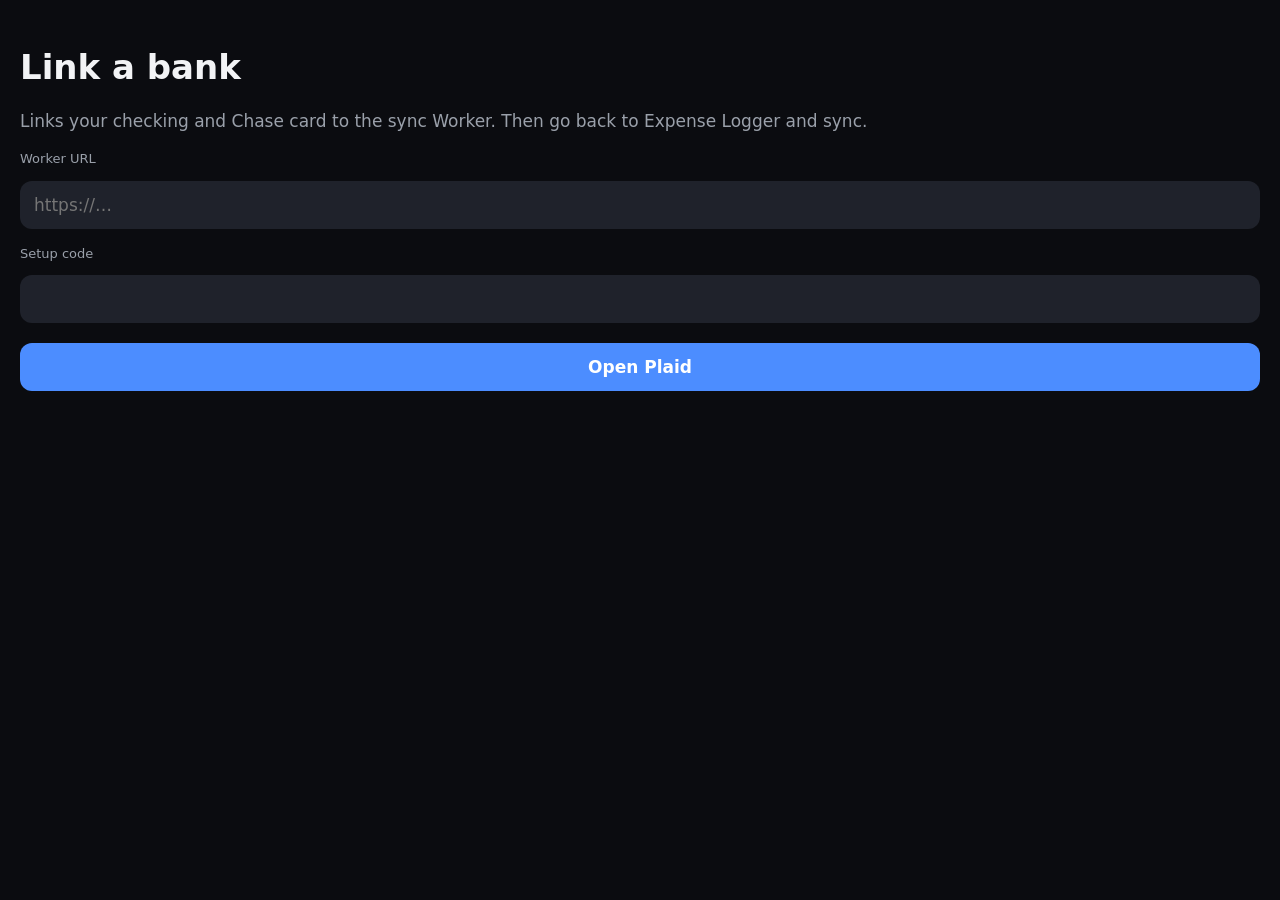
<file: link.html>
<!DOCTYPE html>
<html lang="en">
<head>
<meta charset="utf-8">
<meta name="viewport" content="width=device-width, initial-scale=1">
<meta name="referrer" content="no-referrer">
<title>Expense Logger · Link a bank</title>
<!-- Plaid Link (plan #46), Safari only; also the OAuth redirect page. No secrets: the setup code
     lives in this tab's sessionStorage until linking ends and is sent as "Authorization: Setup <code>". -->
<style>
  body { font: 17px -apple-system, system-ui, sans-serif; background: #0B0C10; color: #F2F3F5; margin: 0; padding: 24px 20px; }
  p, label { color: #9AA0AA; line-height: 1.4; } label { display: block; font-size: 13px; margin: 16px 0 6px; }
  input, select, button { width: 100%; box-sizing: border-box; font: inherit; padding: 14px; border-radius: 12px; border: none; background: #1F222B; color: #F2F3F5; margin-top: 6px; }
  button { margin-top: 20px; background: #4C8DFF; color: #fff; font-weight: 600; }
</style>
</head>
<body>
<h1>Link a bank</h1>
<p>Links your checking and Chase card to the sync Worker. Then go back to Expense Logger and sync.</p>
<div id="start">
  <label for="worker">Worker URL</label>
  <input type="url" id="worker" placeholder="https://…" autocomplete="off" autocapitalize="off" spellcheck="false">
  <label for="code">Setup code</label>
  <input type="password" id="code" autocomplete="off">
  <button type="button" id="go">Open Plaid</button>
</div>
<div id="map" hidden>
  <p>Choose where each account goes. Rows always go through import review in the app.</p>
  <div id="accts"></div>
  <button type="button" id="save">Save link</button>
</div>
<p id="msg" role="status"></p>
<script>
(function () {
  var S = window.sessionStorage;
  var K = { worker: 'elLink.worker', code: 'elLink.code', token: 'elLink.linkToken', update: 'elLink.update' };
  var $ = function (id) { return document.getElementById(id); };
  var linked = null;

  function say(t) { $('msg').textContent = t; }
  function clearSession() { Object.keys(K).forEach(function (k) { S.removeItem(K[k]); }); }

  function call(path, body) {
    return fetch(S.getItem(K.worker) + path, {
      method: 'POST', credentials: 'omit', cache: 'no-store',
      headers: { 'Content-Type': 'application/json', Authorization: 'Setup ' + S.getItem(K.code) },
      body: JSON.stringify(body || {})
    }).then(function (r) {
      return r.json().catch(function () { return {}; }).then(function (d) {
        if (!r.ok) throw new Error(r.status === 401 ? 'Setup code not accepted' : r.status === 429 ? 'Too many tries. Wait a few minutes' : 'Worker error ' + r.status + (d.code ? ' (' + d.code + ')' : ''));
        return d;
      });
    });
  }

  function loadPlaid() {
    if (window.Plaid) return Promise.resolve();
    return new Promise(function (ok, fail) {
      var s = document.createElement('script');
      s.src = 'https://cdn.plaid.com/link/v2/stable/link-initialize.js';
      s.onload = ok; s.onerror = function () { fail(new Error('Could not load Plaid')); };
      document.head.appendChild(s);
    });
  }

  function openLink(redirectUri) {
    return loadPlaid().then(function () {
      var cfg = {
        token: S.getItem(K.token),
        onSuccess: function (publicToken, meta) {
          if (S.getItem(K.update)) { clearSession(); $('start').hidden = true; say('Reconnected. Go back to Expense Logger and sync.'); return; }
          linked = { publicToken: publicToken, meta: meta || {} }; showMap(); },
        onExit: function (err) { say(err ? 'Plaid closed: ' + (err.error_code || 'error') : 'Linking cancelled'); }
      };
      if (redirectUri) cfg.receivedRedirectUri = redirectUri;
      window.Plaid.create(cfg).open();
    });
  }

  function showMap() {
    $('start').hidden = true;
    $('map').hidden = false;
    var box = $('accts');
    box.textContent = '';
    (linked.meta.accounts || []).forEach(function (a) {
      var lab = document.createElement('label');
      lab.textContent = String(a.name || 'Account') + (a.mask ? ' \u00B7\u00B7' + a.mask : '');
      var sel = document.createElement('select');
      sel.dataset.id = a.id;
      [['', 'Don\u2019t sync'], ['acct-checking', 'Checking'], ['acct-chase', 'Chase card']].forEach(function (o) {
        var opt = document.createElement('option');
        opt.value = o[0]; opt.textContent = o[1];
        sel.appendChild(opt);
      });
      sel.value = a.type === 'credit' ? 'acct-chase' : (a.subtype === 'checking' ? 'acct-checking' : '');
      lab.appendChild(sel);
      box.appendChild(lab);
    });
    if (!box.children.length) box.textContent = 'No accounts returned.';
    say('');
  }

  $('go').addEventListener('click', function () {
    var w = $('worker').value.trim().replace(/\/+$/, '');
    if (!/^https:\/\/[^\s]+$/i.test(w)) { say('Enter the Worker URL (https://…)'); return; }
    if (!$('code').value) { say('Enter the setup code'); return; }
    S.setItem(K.worker, w);
    S.setItem(K.code, $('code').value);
    say('Starting Plaid…');
    var upd = S.getItem(K.update);
    call('/link/token', upd ? { itemId: upd } : {}).then(function (d) {
      S.setItem(K.token, d.linkToken);
      return openLink(null);
    }).catch(function (e) { say(e.message); });
  });

  $('save').addEventListener('click', function () {
    var map = {};
    Array.prototype.forEach.call(document.querySelectorAll('#accts select'), function (sel) {
      if (sel.value && sel.dataset.id) map[sel.dataset.id] = sel.value;
    });
    if (!Object.keys(map).length) { say('Choose at least one account'); return; }
    var inst = linked.meta.institution && linked.meta.institution.name;
    call('/link/exchange', { public_token: linked.publicToken, institution: inst || '', accountMap: map }).then(function () {
      clearSession();
      $('map').hidden = true;
      say('Linked. Go back to Expense Logger and sync.');
    }).catch(function (e) { say(e.message); });
  });

  // Reconnect (update mode): the app links here with ?update=<itemId>&worker=<url>.
  (function () {
    var q = new URLSearchParams(window.location.search);
    var u = q.get('update');
    if (/oauth_state_id/.test(window.location.search)) return;
    if (!u) { S.removeItem(K.update); return; }
    S.setItem(K.update, u);
    if (q.get('worker')) $('worker').value = q.get('worker');
    document.querySelector('h1').textContent = 'Reconnect your bank';
    $('go').textContent = 'Reconnect with Plaid';
  })();

  // Back from a bank's OAuth page (Chase): resume the same Link session.
  if (/[?&]oauth_state_id=/.test(window.location.search)) {
    if (S.getItem(K.token) && S.getItem(K.worker)) {
      say('Finishing bank login…');
      openLink(window.location.href).catch(function (e) { say(e.message); });
    } else {
      say('This tab lost the link session. Start again.');
    }
  }
})();
</script>
</body>
</html>
</file>
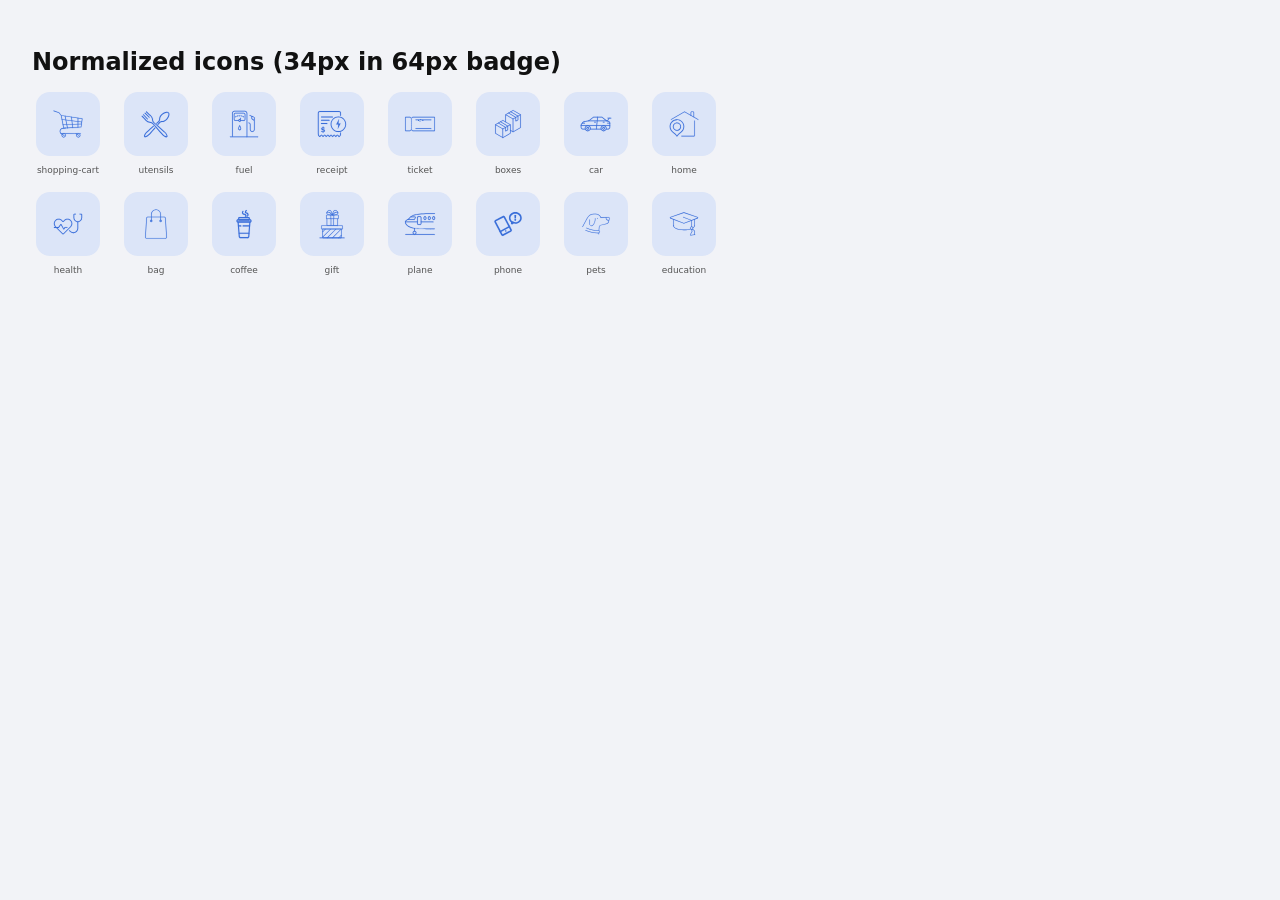
<file: el-icons/norm-contact.html>
<!DOCTYPE html>
<html><head><meta charset="utf-8">
<link rel="stylesheet" href="../icon-animations.css?v=1.3.0">
<style>
  body { background: #f2f3f7; color: #111; font: 12px system-ui; padding: 24px; }
  .grid { display: grid; grid-template-columns: repeat(8, 72px); gap: 16px; max-width: 640px; }
  .cell { text-align: center; }
  .badge {
    width: 64px; height: 64px; margin: 0 auto 6px;
    border-radius: 14px;
    background: color-mix(in srgb, var(--fg) 18%, #fff);
    display: flex; align-items: center; justify-content: center;
    overflow: hidden;
  }
  .art { color: var(--fg); display: block; }
  .lbl { font-size: 9px; color: #555; word-break: break-all; }
</style></head><body>
<h1>Normalized icons (34px in 64px badge)</h1>
<div class="grid"><div class="cell"><div class="badge" style="--fg:#3b6fd9"><svg class="art" viewBox="0 0 24 24" fill="none" width="34" height="34"><g transform="translate(-1.845,-1.834) scale(0.072183)">
    <g data-part="wheels"><path fill="currentColor" fill-rule="nonzero" stroke="currentColor" stroke-width="1.0" stroke-linejoin="round" stroke-linecap="round" d="M 149.9 323.8 C 138.2 323.8 128.7 314.4 128.7 302.7 C 128.7 291.0 138.2 281.5 149.9 281.5 C 161.6 281.5 171.1 291.0 171.1 302.7 C 171.1 314.4 161.6 323.8 149.9 323.8 Z M 149.9 287.6 C 141.6 287.6 134.9 294.4 134.9 302.7 C 134.9 311.0 141.6 317.7 149.9 317.7 C 158.2 317.7 165.0 311.0 165.0 302.7 C 165.0 294.4 158.2 287.6 149.9 287.6 Z M 149.9 287.6"/><path fill="currentColor" fill-rule="nonzero" stroke="currentColor" stroke-width="1.0" stroke-linejoin="round" stroke-linecap="round" d="M 292.6 323.8 C 280.9 323.8 271.4 314.4 271.4 302.7 C 271.4 291.0 280.9 281.5 292.6 281.5 C 304.2 281.5 313.7 291.0 313.7 302.7 C 313.7 314.4 304.2 323.8 292.6 323.8 Z M 292.6 287.6 C 284.3 287.6 277.5 294.4 277.5 302.7 C 277.5 311.0 284.3 317.7 292.6 317.7 C 300.9 317.7 307.6 311.0 307.6 302.7 C 307.6 294.4 300.9 287.6 292.6 287.6 Z M 292.6 287.6"/><path fill="currentColor" fill-rule="nonzero" stroke="currentColor" stroke-width="1.0" stroke-linejoin="round" stroke-linecap="round" d="M 315.2 287.6 L 122.2 287.0 C 120.5 287.0 119.1 285.6 119.2 283.9 C 119.2 282.2 120.5 280.8 122.2 280.8 C 122.2 280.8 122.2 280.8 122.3 280.8 L 315.2 281.5 C 316.9 281.5 318.3 282.9 318.3 284.6 C 318.3 286.3 316.9 287.6 315.2 287.6 Z M 315.2 287.6"/><path fill="currentColor" fill-rule="nonzero" stroke="currentColor" stroke-width="1.0" stroke-linejoin="round" stroke-linecap="round" d="M 294.8 305.7 C 294.2 305.7 293.6 305.6 293.1 305.2 L 267.1 287.1 C 265.7 286.1 265.4 284.2 266.4 282.8 C 267.4 281.4 269.3 281.1 270.7 282.1 L 296.6 300.2 C 298.0 301.1 298.3 303.0 297.3 304.4 C 296.7 305.3 295.8 305.7 294.8 305.7 Z M 294.8 305.7"/></g>
    <g data-part="cart-body"><path fill="currentColor" fill-rule="nonzero" stroke="currentColor" stroke-width="1.0" stroke-linejoin="round" stroke-linecap="round" d="M 147.4 235.8 L 122.1 109.5 L 102.7 83.6 L 51.6 65.8 C 50.0 65.3 49.1 63.5 49.7 61.9 C 50.2 60.3 52.0 59.5 53.6 60.0 L 106.5 78.4 L 126.7 105.3 L 334.5 137.3 L 322.4 224.1 Z M 128.9 111.9 L 152.4 229.3 L 317.0 218.4 L 327.6 142.4 Z M 128.9 111.9"/><path fill="currentColor" fill-rule="nonzero" stroke="currentColor" stroke-width="1.0" stroke-linejoin="round" stroke-linecap="round" d="M 186.5 233.2 C 185.1 233.2 183.8 232.2 183.5 230.7 L 160.4 114.7 C 160.1 113.0 161.2 111.4 162.8 111.1 C 164.5 110.8 166.1 111.8 166.4 113.5 L 189.6 229.5 C 189.9 231.2 188.8 232.8 187.1 233.1 C 186.9 233.2 186.8 233.2 186.5 233.2 Z M 186.5 233.2"/><path fill="currentColor" fill-rule="nonzero" stroke="currentColor" stroke-width="1.0" stroke-linejoin="round" stroke-linecap="round" d="M 289.3 226.4 C 287.6 226.4 286.2 225.0 286.2 223.3 L 286.2 133.4 C 286.2 131.7 287.6 130.4 289.3 130.4 C 291.0 130.4 292.4 131.7 292.4 133.4 L 292.4 223.3 C 292.4 225.0 291.0 226.4 289.3 226.4 Z M 289.3 226.4"/><path fill="currentColor" fill-rule="nonzero" stroke="currentColor" stroke-width="1.0" stroke-linejoin="round" stroke-linecap="round" d="M 237.8 229.8 C 236.2 229.8 234.9 228.6 234.7 227.1 L 222.8 124.0 C 222.6 122.4 223.8 120.8 225.5 120.6 C 227.2 120.5 228.7 121.7 228.9 123.4 L 240.8 226.4 C 241.0 228.0 239.8 229.6 238.1 229.8 C 238.0 229.8 237.9 229.8 237.8 229.8 Z M 237.8 229.8"/><path fill="currentColor" fill-rule="nonzero" stroke="currentColor" stroke-width="1.0" stroke-linejoin="round" stroke-linecap="round" d="M 326.6 175.2 C 326.4 175.2 326.3 175.2 326.2 175.2 L 132.6 150.8 C 130.9 150.6 129.7 149.1 129.9 147.4 C 130.1 145.7 131.6 144.5 133.3 144.7 L 326.9 169.1 C 328.6 169.3 329.8 170.8 329.6 172.5 C 329.4 174.0 328.1 175.2 326.6 175.2 Z M 326.6 175.2"/><path fill="currentColor" fill-rule="nonzero" stroke="currentColor" stroke-width="1.0" stroke-linejoin="round" stroke-linecap="round" d="M 143.2 201.9 C 141.5 201.9 140.2 200.6 140.1 198.9 C 140.0 197.2 141.4 195.8 143.0 195.8 L 323.6 188.9 C 325.4 188.8 326.8 190.1 326.8 191.8 C 326.9 193.5 325.6 194.9 323.9 195.0 L 143.3 201.9 C 143.2 201.9 143.2 201.9 143.2 201.9 Z M 143.2 201.9"/><path fill="currentColor" fill-rule="nonzero" stroke="currentColor" stroke-width="1.0" stroke-linejoin="round" stroke-linecap="round" d="M 154.4 308.0 C 153.9 308.0 153.3 307.8 152.8 307.5 L 126.5 291.1 C 116.8 285.4 110.6 274.7 110.6 263.3 C 110.6 246.8 123.0 233.0 139.5 231.3 L 167.9 228.3 C 169.6 228.1 171.1 229.3 171.3 231.0 C 171.5 232.7 170.2 234.2 168.6 234.4 L 140.1 237.4 C 126.8 238.8 116.8 249.9 116.8 263.3 C 116.8 272.5 121.7 281.2 129.7 285.8 L 156.1 302.3 C 157.5 303.2 157.9 305.1 157.0 306.5 C 156.5 307.5 155.5 308.0 154.4 308.0 Z M 154.4 308.0"/></g>
  </g></svg></div><span class="lbl">shopping-cart</span></div><div class="cell"><div class="badge" style="--fg:#3b6fd9"><svg class="art" viewBox="0 0 24 24" fill="none" width="34" height="34"><g transform="translate(-1.763,-1.770) scale(0.071681)">
    <g data-part="fork"><path fill="currentColor" fill-rule="nonzero" stroke="currentColor" stroke-width="1.0" stroke-linejoin="round" stroke-linecap="round" d="M 85.6 322.2 C 82.1 322.2 79.3 321.2 77.2 319.3 L 77.0 319.1 C 74.9 316.8 73.9 313.8 74.0 310.0 C 74.4 297.9 87.1 278.1 98.2 267.8 C 103.8 263.1 123.3 245.6 148.1 223.5 L 164.0 209.3 C 166.0 207.6 168.9 207.7 170.6 209.7 C 172.4 211.6 172.2 214.5 170.3 216.3 L 154.3 230.5 C 129.5 252.6 109.9 270.1 104.5 274.8 C 94.2 284.3 83.7 301.9 83.4 310.3 C 83.3 311.5 83.5 312.2 83.7 312.5 C 84.0 312.7 84.8 312.9 85.9 312.9 C 94.3 312.6 111.9 302.0 121.5 291.6 C 126.3 286.1 144.7 265.3 168.1 239.1 L 178.7 227.2 C 180.4 225.3 183.4 225.1 185.3 226.8 C 187.2 228.5 187.4 231.5 185.7 233.4 L 175.1 245.3 C 152.7 270.5 133.3 292.2 128.5 297.9 C 118.1 309.1 98.3 321.8 86.3 322.2 C 86.0 322.2 85.8 322.2 85.6 322.2 Z M 85.6 322.2"/><path fill="currentColor" fill-rule="nonzero" stroke="currentColor" stroke-width="1.0" stroke-linejoin="round" stroke-linecap="round" d="M 125.1 130.4 C 123.9 130.4 122.7 129.9 121.8 129.0 L 80.7 88.8 C 78.9 87.0 78.8 84.0 80.6 82.2 C 82.4 80.3 85.4 80.3 87.2 82.1 L 128.3 122.3 C 130.2 124.1 130.2 127.1 128.4 128.9 C 127.5 129.9 126.3 130.4 125.1 130.4 Z M 125.1 130.4"/><path fill="currentColor" fill-rule="nonzero" stroke="currentColor" stroke-width="1.0" stroke-linejoin="round" stroke-linecap="round" d="M 107.7 147.7 C 106.4 147.7 105.2 147.2 104.3 146.3 L 65.0 104.3 C 63.2 102.4 63.3 99.4 65.2 97.7 C 67.1 95.9 70.0 96.0 71.8 97.9 L 111.1 139.9 C 112.9 141.8 112.8 144.7 110.9 146.5 C 110.0 147.3 108.8 147.7 107.7 147.7 Z M 107.7 147.7"/></g>
    <g data-part="knife"><path fill="currentColor" fill-rule="nonzero" stroke="currentColor" stroke-width="1.0" stroke-linejoin="round" stroke-linecap="round" d="M 211.2 201.9 C 210.1 201.9 209.0 201.6 208.1 200.8 C 206.2 199.1 206.0 196.2 207.7 194.2 C 212.7 188.3 217.3 182.9 221.3 178.1 C 229.3 168.5 241.0 163.0 252.9 163.5 C 264.9 164.0 279.4 157.4 290.7 146.1 C 310.2 126.6 320.9 94.5 311.2 84.7 C 301.5 75.0 269.3 85.7 249.8 105.3 C 238.6 116.5 231.9 131.1 232.5 143.2 C 233.0 155.0 227.6 166.9 217.9 174.9 C 212.9 179.0 207.6 183.6 201.2 189.1 C 199.2 190.8 196.2 190.6 194.6 188.6 C 192.9 186.6 193.1 183.7 195.1 182.0 C 201.5 176.4 206.9 171.9 211.9 167.7 C 219.4 161.5 223.6 152.6 223.1 143.6 C 222.4 128.7 229.9 111.9 243.2 98.6 C 262.6 79.2 301.3 61.6 317.8 78.1 C 334.3 94.6 316.7 133.4 297.3 152.8 C 284.0 166.0 267.3 173.5 252.5 172.9 C 243.6 172.5 234.6 176.7 228.5 184.1 C 224.5 188.9 219.9 194.4 214.7 200.3 C 213.8 201.4 212.5 201.9 211.2 201.9 Z M 211.2 201.9"/><path fill="currentColor" fill-rule="nonzero" stroke="currentColor" stroke-width="1.0" stroke-linejoin="round" stroke-linecap="round" d="M 294.4 322.6 C 294.1 322.6 293.9 322.6 293.7 322.6 C 282.1 322.2 263.0 309.9 253.1 299.2 C 248.6 294.0 232.3 275.7 211.7 252.6 L 193.0 231.5 C 185.2 222.6 174.6 210.4 161.5 195.0 C 153.5 185.6 142.1 179.9 130.3 179.4 C 117.0 178.8 102.5 171.6 90.6 159.7 C 89.0 158.1 51.7 118.1 51.4 117.9 C 49.7 115.9 49.9 113.0 51.8 111.2 C 53.7 109.5 56.6 109.7 58.4 111.6 C 59.8 113.2 96.1 152.0 97.2 153.1 C 107.3 163.2 119.9 169.6 130.7 170.1 C 145.1 170.7 159.0 177.6 168.6 189.0 C 181.7 204.3 192.2 216.5 200.0 225.3 L 218.7 246.4 C 239.3 269.5 255.6 287.8 260.1 293.0 C 269.2 302.8 286.0 312.9 294.0 313.2 C 295.1 313.3 295.8 313.1 296.0 313.0 C 296.2 312.7 296.4 312.0 296.3 310.9 C 296.0 302.9 285.9 286.1 276.0 276.8 C 270.9 272.5 252.6 256.2 229.5 235.5 L 208.5 216.8 C 199.7 209.1 187.2 198.4 172.1 185.9 C 160.7 176.3 153.6 162.2 152.8 147.2 C 152.2 136.2 146.0 123.8 136.2 114.0 C 134.8 112.6 96.5 77.7 94.3 75.7 C 92.3 74.0 92.2 71.0 93.9 69.1 C 95.6 67.2 98.6 67.0 100.5 68.7 C 100.9 69.1 141.4 106.0 142.8 107.4 C 154.4 119.0 161.4 133.3 162.2 146.7 C 162.8 159.1 168.6 170.8 178.1 178.7 C 193.4 191.4 205.7 201.9 214.7 209.8 L 235.7 228.5 C 258.8 249.2 277.1 265.5 282.2 269.9 C 293.0 279.9 305.2 299.0 305.7 310.6 C 305.8 314.3 304.8 317.3 302.8 319.5 L 302.6 319.7 C 300.5 321.6 297.8 322.6 294.4 322.6 Z M 294.4 322.6"/></g>
  </g></svg></div><span class="lbl">utensils</span></div><div class="cell"><div class="badge" style="--fg:#3b6fd9"><svg class="art" viewBox="0 0 24 24" fill="none" width="34" height="34"><g transform="translate(-1.478,-1.467) scale(0.070197)">
    <g data-part="pump"><path fill="currentColor" fill-rule="nonzero" stroke="currentColor" stroke-width="1.0" stroke-linejoin="round" stroke-linecap="round" d="M 148.4 254.6 C 139.9 254.6 132.9 247.6 132.9 239.1 C 132.9 233.2 140.2 215.8 144.5 206.0 C 145.2 204.5 146.7 203.5 148.4 203.5 C 150.1 203.5 151.7 204.5 152.3 206.0 C 156.7 215.8 163.9 233.2 163.9 239.1 C 163.9 247.6 157.0 254.6 148.4 254.6 Z M 148.4 215.4 C 143.4 227.2 140.2 236.4 140.2 239.1 C 140.2 243.6 143.9 247.3 148.4 247.3 C 152.9 247.3 156.6 243.6 156.6 239.1 C 156.6 236.4 153.4 227.2 148.4 215.4 Z M 148.4 215.4"/><path fill="currentColor" fill-rule="nonzero" stroke="currentColor" stroke-width="1.0" stroke-linejoin="round" stroke-linecap="round" d="M 221.8 324.2 C 219.8 324.2 218.1 322.6 218.1 320.6 L 218.1 85.4 C 218.1 75.1 209.8 66.8 199.5 66.8 L 97.3 66.8 C 87.1 66.8 78.7 75.1 78.7 85.4 L 78.7 316.5 C 78.7 318.5 77.1 320.2 75.0 320.2 C 73.0 320.2 71.4 318.5 71.4 316.5 L 71.4 85.4 C 71.4 71.1 83.0 59.5 97.3 59.5 L 199.5 59.5 C 213.8 59.5 225.5 71.1 225.5 85.4 L 225.5 320.6 C 225.5 322.6 223.8 324.2 221.8 324.2 Z M 221.8 324.2"/><path fill="currentColor" fill-rule="nonzero" stroke="currentColor" stroke-width="1.0" stroke-linejoin="round" stroke-linecap="round" d="M 189.6 160.0 L 157.8 160.0 C 155.8 160.0 154.2 158.4 154.2 156.4 C 154.2 154.3 155.8 152.7 157.8 152.7 L 189.6 152.7 C 194.7 152.7 198.9 148.5 198.9 143.4 L 198.9 96.2 C 198.9 91.1 194.7 86.9 189.6 86.9 L 105.8 86.9 C 100.7 86.9 96.5 91.1 96.5 96.2 L 96.5 143.4 C 96.5 148.5 100.7 152.7 105.8 152.7 L 139.0 152.7 C 141.0 152.7 142.7 154.3 142.7 156.3 C 142.7 158.4 141.0 160.0 139.0 160.0 L 105.8 160.0 C 96.6 160.0 89.2 152.5 89.2 143.4 L 89.2 96.2 C 89.2 87.1 96.6 79.6 105.8 79.6 L 189.6 79.6 C 198.8 79.6 206.2 87.1 206.2 96.2 L 206.2 143.4 C 206.2 152.5 198.8 160.0 189.6 160.0 Z M 189.6 160.0"/><path fill="currentColor" fill-rule="nonzero" stroke="currentColor" stroke-width="1.0" stroke-linejoin="round" stroke-linecap="round" d="M 148.4 168.6 C 141.2 168.6 135.3 162.8 135.3 155.5 C 135.3 148.3 141.2 142.4 148.4 142.4 C 155.6 142.4 161.5 148.3 161.5 155.5 C 161.5 162.8 155.6 168.6 148.4 168.6 Z M 148.4 149.7 C 145.2 149.7 142.6 152.3 142.6 155.5 C 142.6 158.7 145.2 161.3 148.4 161.3 C 151.6 161.3 154.2 158.7 154.2 155.5 C 154.2 152.3 151.6 149.7 148.4 149.7 Z M 148.4 149.7"/><path fill="currentColor" fill-rule="nonzero" stroke="currentColor" stroke-width="1.0" stroke-linejoin="round" stroke-linecap="round" d="M 151.8 150.4 C 151.2 150.4 150.7 150.2 150.1 149.9 C 148.3 149.0 147.6 146.8 148.6 145.0 L 156.3 130.7 C 157.2 128.9 159.4 128.2 161.2 129.2 C 163.0 130.2 163.7 132.4 162.7 134.2 L 155.1 148.4 C 154.4 149.7 153.1 150.4 151.8 150.4 Z M 151.8 150.4"/><path fill="currentColor" fill-rule="nonzero" stroke="currentColor" stroke-width="1.0" stroke-linejoin="round" stroke-linecap="round" d="M 105.8 123.5 C 104.5 123.5 103.2 122.7 102.6 121.4 C 101.7 119.6 102.4 117.4 104.2 116.5 C 106.1 115.6 108.0 114.7 109.9 113.9 C 111.8 113.1 113.9 113.9 114.7 115.8 C 115.5 117.6 114.7 119.8 112.8 120.6 C 111.1 121.3 109.3 122.2 107.5 123.1 C 106.9 123.3 106.4 123.5 105.8 123.5 Z M 105.8 123.5"/><path fill="currentColor" fill-rule="nonzero" stroke="currentColor" stroke-width="1.0" stroke-linejoin="round" stroke-linecap="round" d="M 121.4 117.1 C 119.8 117.1 118.4 116.1 117.9 114.5 C 117.3 112.6 118.3 110.6 120.2 109.9 C 123.8 108.8 127.4 107.8 131.0 107.1 C 133.0 106.7 134.9 108.0 135.3 110.0 C 135.7 111.9 134.4 113.9 132.4 114.3 C 129.2 114.9 125.8 115.8 122.5 116.9 C 122.1 117.0 121.7 117.1 121.4 117.1 Z M 173.9 116.8 C 173.5 116.8 173.1 116.7 172.8 116.6 C 169.5 115.5 166.2 114.6 162.9 114.0 C 160.9 113.6 159.6 111.7 160.0 109.7 C 160.4 107.8 162.3 106.4 164.3 106.8 C 167.9 107.5 171.5 108.5 175.1 109.6 C 177.0 110.3 178.0 112.3 177.4 114.3 C 176.9 115.8 175.5 116.8 173.9 116.8 Z M 142.3 112.9 C 140.4 112.9 138.8 111.4 138.6 109.5 C 138.5 107.5 140.0 105.7 142.0 105.6 C 145.7 105.3 149.5 105.2 153.2 105.5 C 155.2 105.6 156.7 107.3 156.6 109.3 C 156.5 111.3 154.8 112.8 152.8 112.8 C 149.4 112.6 146.0 112.6 142.6 112.9 C 142.5 112.9 142.4 112.9 142.3 112.9 Z M 142.3 112.9"/><path fill="currentColor" fill-rule="nonzero" stroke="currentColor" stroke-width="1.0" stroke-linejoin="round" stroke-linecap="round" d="M 189.3 123.5 C 188.7 123.5 188.1 123.3 187.6 123.0 C 185.8 122.1 184.1 121.2 182.3 120.4 C 180.5 119.5 179.7 117.4 180.5 115.5 C 181.4 113.7 183.6 112.9 185.4 113.8 C 187.3 114.6 189.2 115.6 191.0 116.6 C 192.8 117.5 193.5 119.8 192.5 121.5 C 191.9 122.8 190.6 123.5 189.3 123.5 Z M 189.3 123.5"/></g>
    <g data-part="drop"><path fill="currentColor" fill-rule="nonzero" stroke="currentColor" stroke-width="1.0" stroke-linejoin="round" stroke-linecap="round" d="M 330.8 324.2 L 53.2 324.2 C 51.2 324.2 49.5 322.6 49.5 320.6 C 49.5 318.6 51.2 316.9 53.2 316.9 L 330.8 316.9 C 332.8 316.9 334.5 318.6 334.5 320.6 C 334.5 322.6 332.8 324.2 330.8 324.2 Z M 330.8 324.2"/></g>
    <g data-part="nozzle"><path fill="currentColor" fill-rule="nonzero" stroke="currentColor" stroke-width="1.0" stroke-linejoin="round" stroke-linecap="round" d="M 275.2 270.6 C 261.8 270.6 250.9 259.7 250.9 246.3 L 250.9 195.8 C 250.9 189.6 245.8 184.5 239.6 184.5 C 237.6 184.5 236.0 182.9 236.0 180.9 C 236.0 178.9 237.6 177.2 239.6 177.2 C 249.9 177.2 258.2 185.6 258.2 195.8 L 258.2 246.3 C 258.2 255.7 265.8 263.3 275.2 263.3 C 284.6 263.3 292.2 255.7 292.2 246.3 L 292.2 159.0 C 291.9 158.9 291.6 158.7 291.3 158.5 L 270.5 143.4 C 268.0 141.6 266.5 138.7 266.5 135.6 L 266.5 121.5 C 266.5 118.0 268.3 114.8 271.3 113.1 C 274.4 111.3 278.0 111.3 281.1 113.0 L 294.6 120.7 C 297.7 122.5 299.5 125.7 299.5 129.2 L 299.5 246.3 C 299.5 259.7 288.6 270.6 275.2 270.6 Z M 276.2 119.1 C 275.7 119.1 275.2 119.3 275.0 119.4 C 274.6 119.6 273.8 120.2 273.8 121.5 L 273.8 135.6 C 273.8 136.3 274.2 137.1 274.8 137.5 L 292.2 150.1 L 292.2 129.2 C 292.2 128.3 291.8 127.5 291.0 127.1 L 277.4 119.4 C 277.0 119.1 276.6 119.1 276.2 119.1 Z M 276.2 119.1"/><path fill="currentColor" fill-rule="nonzero" stroke="currentColor" stroke-width="1.0" stroke-linejoin="round" stroke-linecap="round" d="M 270.9 119.1 C 270.4 119.1 269.8 119.0 269.2 118.7 L 248.0 107.3 C 246.2 106.4 245.6 104.2 246.5 102.4 C 247.5 100.6 249.7 99.9 251.5 100.9 L 272.7 112.3 C 274.4 113.2 275.1 115.4 274.2 117.2 C 273.5 118.4 272.2 119.1 270.9 119.1 Z M 270.9 119.1"/></g>
  </g></svg></div><span class="lbl">fuel</span></div><div class="cell"><div class="badge" style="--fg:#3b6fd9"><svg class="art" viewBox="0 0 24 24" fill="none" width="34" height="34"><g transform="translate(-1.473,-1.480) scale(0.070172)">
    <g data-part="bolt"><path fill="currentColor" fill-rule="nonzero" stroke="currentColor" stroke-width="1.0" stroke-linejoin="round" stroke-linecap="round" d="M 256.3 272.2 C 213.1 272.2 178.0 237.0 178.0 193.9 C 178.0 150.7 213.1 115.6 256.3 115.6 C 299.4 115.6 334.5 150.7 334.5 193.9 C 334.5 237.0 299.4 272.2 256.3 272.2 Z M 256.3 124.3 C 217.9 124.3 186.7 155.5 186.7 193.9 C 186.7 232.2 217.9 263.5 256.3 263.5 C 294.6 263.5 325.8 232.2 325.8 193.9 C 325.8 155.5 294.6 124.3 256.3 124.3 Z M 256.3 124.3"/><path fill="currentColor" fill-rule="nonzero" stroke="currentColor" stroke-width="1.0" stroke-linejoin="round" stroke-linecap="round" d="M 257.1 186.4 L 262.3 141.7 L 233.7 198.1 L 255.2 198.1 L 250.0 242.8 L 278.6 186.4 Z M 257.1 186.4"/></g>
    <g data-part="paper"><path fill="currentColor" fill-rule="nonzero" stroke="currentColor" stroke-width="1.0" stroke-linejoin="round" stroke-linecap="round" d="M 99.3 281.0 L 99.3 274.5 C 92.1 274.0 86.4 271.4 82.4 266.9 L 87.1 260.4 C 90.4 264.0 94.5 266.1 99.3 266.9 L 99.3 252.9 C 97.0 252.3 95.1 251.7 93.6 251.2 C 92.1 250.6 90.6 249.8 88.9 248.8 C 87.3 247.7 86.0 246.4 85.2 244.7 C 84.3 243.0 83.9 241.1 83.9 238.8 C 83.9 235.1 85.3 231.9 88.1 229.3 C 90.9 226.7 94.6 225.2 99.3 224.8 L 99.3 218.0 L 105.1 218.0 L 105.1 224.8 C 110.9 225.5 115.8 227.7 119.7 231.4 L 114.8 237.7 C 112.2 235.1 108.9 233.4 105.1 232.6 L 105.1 245.1 C 106.9 245.6 108.4 246.0 109.7 246.5 C 110.9 246.9 112.3 247.5 113.8 248.3 C 115.4 249.1 116.6 250.0 117.5 250.9 C 118.4 251.9 119.2 253.1 119.8 254.6 C 120.4 256.1 120.8 257.8 120.8 259.7 C 120.8 263.7 119.4 267.0 116.8 269.7 C 114.2 272.5 110.3 274.1 105.1 274.5 L 105.1 281.0 Z M 92.6 238.2 C 92.6 240.5 94.8 242.3 99.3 243.6 L 99.3 232.2 C 97.2 232.4 95.6 233.1 94.4 234.2 C 93.2 235.3 92.6 236.6 92.6 238.2 Z M 110.4 264.5 C 111.5 263.3 112.1 262.0 112.1 260.5 C 112.1 259.0 111.5 257.8 110.3 256.8 C 109.1 255.9 107.4 255.1 105.1 254.4 L 105.1 266.9 C 107.5 266.6 109.2 265.8 110.4 264.5 Z M 110.4 264.5"/><path fill="currentColor" fill-rule="nonzero" stroke="currentColor" stroke-width="1.0" stroke-linejoin="round" stroke-linecap="round" d="M 262.5 321.8 C 256.1 321.8 253.0 316.8 250.8 313.2 C 248.8 309.8 247.8 308.7 246.5 308.7 C 245.1 308.7 244.2 309.8 242.1 313.2 C 239.9 316.8 236.8 321.8 230.4 321.8 C 224.0 321.8 220.9 316.8 218.7 313.2 C 216.6 309.8 215.7 308.7 214.3 308.7 C 213.0 308.7 212.1 309.8 210.0 313.2 C 207.8 316.8 204.7 321.8 198.3 321.8 C 191.8 321.8 188.8 316.8 186.6 313.2 C 184.5 309.8 183.6 308.7 182.2 308.7 C 180.9 308.7 180.0 309.8 177.9 313.2 C 175.7 316.8 172.6 321.8 166.2 321.8 C 159.8 321.8 156.7 316.8 154.5 313.2 C 152.4 309.8 151.5 308.7 150.2 308.7 C 148.8 308.7 147.9 309.8 145.8 313.2 C 143.6 316.8 140.5 321.8 134.1 321.8 C 127.7 321.8 124.6 316.8 122.4 313.2 C 120.3 309.8 119.4 308.7 118.1 308.7 C 116.7 308.7 115.8 309.8 113.7 313.2 C 111.5 316.8 108.4 321.8 102.0 321.8 C 95.6 321.8 92.5 316.8 90.3 313.2 C 88.2 309.8 87.3 308.7 85.9 308.7 C 84.6 308.7 83.7 309.8 81.6 313.2 C 79.4 316.8 76.3 321.8 69.9 321.8 C 67.8 321.8 65.9 321.2 64.2 320.1 C 55.1 314.5 49.5 303.7 49.5 291.9 L 49.5 83.0 C 49.5 71.7 58.7 62.4 70.1 62.4 L 262.3 62.4 C 273.7 62.4 282.9 71.7 282.9 83.0 L 282.9 106.6 C 282.9 109.0 281.0 111.0 278.6 111.0 C 276.2 111.0 274.2 109.0 274.2 106.6 L 274.2 83.0 C 274.2 76.5 268.9 71.1 262.3 71.1 L 70.1 71.1 C 63.5 71.1 58.2 76.5 58.2 83.0 L 58.2 291.9 C 58.2 300.7 62.2 308.7 68.8 312.8 C 69.1 313.0 69.4 313.1 69.9 313.1 C 71.2 313.1 72.2 312.0 74.2 308.6 C 76.4 305.0 79.5 300.0 85.9 300.0 C 92.4 300.0 95.4 305.0 97.7 308.6 C 99.7 312.0 100.6 313.1 102.0 313.1 C 103.3 313.1 104.2 312.0 106.3 308.6 C 108.5 305.0 111.6 300.0 118.0 300.0 C 124.5 300.0 127.5 305.0 129.8 308.6 C 131.8 312.0 132.7 313.1 134.1 313.1 C 135.4 313.1 136.4 312.0 138.4 308.6 C 140.6 305.0 143.7 300.0 150.1 300.0 C 156.6 300.0 159.6 305.0 161.9 308.6 C 163.9 312.0 164.8 313.1 166.2 313.1 C 167.5 313.1 168.5 312.0 170.5 308.6 C 172.7 305.0 175.8 300.0 182.2 300.0 C 188.7 300.0 191.7 305.0 193.9 308.6 C 196.0 312.0 196.9 313.1 198.3 313.1 C 199.6 313.1 200.6 312.0 202.6 308.6 C 204.8 305.0 207.9 300.0 214.3 300.0 C 220.8 300.0 223.8 305.0 226.1 308.6 C 228.1 312.0 229.0 313.1 230.4 313.1 C 231.7 313.1 232.7 312.0 234.7 308.6 C 237.0 305.0 240.0 300.0 246.5 300.0 C 252.9 300.0 256.0 305.0 258.2 308.6 C 260.2 312.0 261.2 313.1 262.5 313.1 C 265.6 313.1 274.2 307.7 274.2 290.3 L 274.2 281.1 C 274.2 278.7 276.2 276.8 278.6 276.8 C 281.0 276.8 282.9 278.7 282.9 281.1 L 282.9 290.3 C 282.9 312.0 271.0 321.8 262.5 321.8 Z M 262.5 321.8"/></g>
    <g data-part="lines"><path fill="currentColor" fill-rule="nonzero" stroke="currentColor" stroke-width="1.0" stroke-linejoin="round" stroke-linecap="round" d="M 197.2 126.6 L 84.9 126.6 C 82.5 126.6 80.5 124.6 80.5 122.2 C 80.5 119.8 82.5 117.9 84.9 117.9 L 197.2 117.9 C 199.6 117.9 201.6 119.8 201.6 122.2 C 201.6 124.6 199.6 126.6 197.2 126.6 Z M 197.2 126.6"/><path fill="currentColor" fill-rule="nonzero" stroke="currentColor" stroke-width="1.0" stroke-linejoin="round" stroke-linecap="round" d="M 163.6 159.1 L 84.9 159.1 C 82.5 159.1 80.5 157.2 80.5 154.8 C 80.5 152.4 82.5 150.4 84.9 150.4 L 163.6 150.4 C 166.0 150.4 168.0 152.4 168.0 154.8 C 168.0 157.2 166.0 159.1 163.6 159.1 Z M 163.6 159.1"/><path fill="currentColor" fill-rule="nonzero" stroke="currentColor" stroke-width="1.0" stroke-linejoin="round" stroke-linecap="round" d="M 141.1 191.7 L 84.9 191.7 C 82.5 191.7 80.5 189.8 80.5 187.3 C 80.5 184.9 82.5 183.0 84.9 183.0 L 141.1 183.0 C 143.5 183.0 145.4 184.9 145.4 187.3 C 145.4 189.8 143.5 191.7 141.1 191.7 Z M 141.1 191.7"/></g>
  </g></svg></div><span class="lbl">receipt</span></div><div class="cell"><div class="badge" style="--fg:#3b6fd9"><svg class="art" viewBox="0 0 24 24" fill="none" width="34" height="34"><g transform="translate(-2.281,-2.297) scale(0.074386)">
    <g data-part="popper"><path fill="currentColor" fill-rule="nonzero" stroke="currentColor" stroke-width="1.0" stroke-linejoin="round" stroke-linecap="round" d="M 325.5 259.9 L 123.8 259.9 C 120.2 259.9 117.0 257.7 115.6 254.4 C 114.6 252.2 112.4 250.8 110.0 250.8 C 107.6 250.8 105.4 252.2 104.4 254.4 C 103.0 257.7 99.8 259.9 96.2 259.9 L 58.4 259.9 C 53.5 259.9 49.5 255.9 49.5 250.9 L 49.5 133.5 C 49.5 128.5 53.5 124.5 58.4 124.5 L 96.6 124.5 C 100.0 124.5 103.0 126.4 104.6 129.5 C 105.6 131.6 107.7 132.9 110.0 132.9 C 112.3 132.9 114.4 131.6 115.4 129.5 C 117.0 126.4 120.0 124.5 123.4 124.5 L 325.5 124.5 C 330.5 124.5 334.5 128.5 334.5 133.5 L 334.5 250.9 C 334.5 255.9 330.5 259.9 325.5 259.9 Z M 110.0 244.8 C 114.8 244.8 119.1 247.6 121.0 252.0 C 121.5 253.2 122.6 253.9 123.8 253.9 L 325.5 253.9 C 327.2 253.9 328.5 252.6 328.5 250.9 L 328.5 133.5 C 328.5 131.9 327.2 130.5 325.5 130.5 L 123.4 130.5 C 122.3 130.5 121.3 131.2 120.8 132.2 C 118.7 136.3 114.6 138.9 110.0 138.9 C 105.4 138.9 101.3 136.3 99.2 132.2 C 98.7 131.2 97.7 130.5 96.6 130.5 L 58.4 130.5 C 56.8 130.5 55.5 131.9 55.5 133.5 L 55.5 250.9 C 55.5 252.6 56.8 253.9 58.4 253.9 L 96.2 253.9 C 97.4 253.9 98.5 253.2 99.0 252.0 C 100.9 247.6 105.2 244.8 110.0 244.8 Z M 110.0 244.8"/><path fill="currentColor" fill-rule="nonzero" stroke="currentColor" stroke-width="1.0" stroke-linejoin="round" stroke-linecap="round" d="M 110.0 152.9 C 108.3 152.9 107.0 151.5 107.0 149.9 L 107.0 144.9 C 107.0 143.2 108.3 141.9 110.0 141.9 C 111.6 141.9 113.0 143.2 113.0 144.9 L 113.0 149.9 C 113.0 151.5 111.6 152.9 110.0 152.9 Z M 110.0 152.9"/><path fill="currentColor" fill-rule="nonzero" stroke="currentColor" stroke-width="1.0" stroke-linejoin="round" stroke-linecap="round" d="M 110.0 228.1 C 108.3 228.1 107.0 226.7 107.0 225.1 L 107.0 215.7 C 107.0 214.0 108.3 212.7 110.0 212.7 C 111.6 212.7 113.0 214.0 113.0 215.7 L 113.0 225.1 C 113.0 226.7 111.6 228.1 110.0 228.1 Z M 110.0 209.3 C 108.3 209.3 107.0 207.9 107.0 206.3 L 107.0 196.9 C 107.0 195.2 108.3 193.9 110.0 193.9 C 111.6 193.9 113.0 195.2 113.0 196.9 L 113.0 206.3 C 113.0 207.9 111.6 209.3 110.0 209.3 Z M 110.0 190.5 C 108.3 190.5 107.0 189.1 107.0 187.5 L 107.0 178.1 C 107.0 176.4 108.3 175.1 110.0 175.1 C 111.6 175.1 113.0 176.4 113.0 178.1 L 113.0 187.5 C 113.0 189.1 111.6 190.5 110.0 190.5 Z M 110.0 171.7 C 108.3 171.7 107.0 170.3 107.0 168.7 L 107.0 159.3 C 107.0 157.6 108.3 156.3 110.0 156.3 C 111.6 156.3 113.0 157.6 113.0 159.3 L 113.0 168.7 C 113.0 170.3 111.6 171.7 110.0 171.7 Z M 110.0 171.7"/><path fill="currentColor" fill-rule="nonzero" stroke="currentColor" stroke-width="1.0" stroke-linejoin="round" stroke-linecap="round" d="M 110.0 242.5 C 108.3 242.5 107.0 241.1 107.0 239.5 L 107.0 234.5 C 107.0 232.8 108.3 231.5 110.0 231.5 C 111.6 231.5 113.0 232.8 113.0 234.5 L 113.0 239.5 C 113.0 241.1 111.6 242.5 110.0 242.5 Z M 110.0 242.5"/><path fill="currentColor" fill-rule="nonzero" stroke="currentColor" stroke-width="1.0" stroke-linejoin="round" stroke-linecap="round" d="M 296.9 155.9 L 151.5 155.9 C 149.8 155.9 148.5 154.5 148.5 152.9 C 148.5 151.2 149.8 149.9 151.5 149.9 L 296.9 149.9 C 298.5 149.9 299.9 151.2 299.9 152.9 C 299.9 154.5 298.5 155.9 296.9 155.9 Z M 296.9 155.9"/><path fill="currentColor" fill-rule="nonzero" stroke="currentColor" stroke-width="1.0" stroke-linejoin="round" stroke-linecap="round" d="M 296.9 238.5 L 151.5 238.5 C 149.8 238.5 148.5 237.1 148.5 235.5 C 148.5 233.8 149.8 232.5 151.5 232.5 L 296.9 232.5 C 298.5 232.5 299.9 233.8 299.9 235.5 C 299.9 237.1 298.5 238.5 296.9 238.5 Z M 296.9 238.5"/></g>
  </g>
  <g data-part="confetti"><circle data-part="cf1" cx="11" cy="9.5" r="0.45" fill="currentColor"/><circle data-part="cf2" cx="12.5" cy="8.8" r="0.4" fill="currentColor"/><circle data-part="cf3" cx="14" cy="9.5" r="0.45" fill="currentColor"/><circle data-part="cf4" cx="12" cy="10.2" r="0.35" fill="currentColor"/></g></svg></div><span class="lbl">ticket</span></div><div class="cell"><div class="badge" style="--fg:#3b6fd9"><svg class="art" viewBox="0 0 24 24" fill="none" width="34" height="34"><g transform="translate(-0.259,-0.257) scale(0.063851)">
    <g data-part="box"><path fill="currentColor" fill-rule="nonzero" stroke="currentColor" stroke-width="1.0" stroke-linejoin="round" stroke-linecap="round" d="M 135.5 345.4 C 133.9 345.4 132.2 345.0 130.8 344.2 L 54.2 299.9 C 51.3 298.2 49.5 295.1 49.5 291.8 L 49.5 203.3 C 49.5 199.9 51.3 196.8 54.2 195.1 L 130.8 150.9 C 133.7 149.2 137.3 149.2 140.2 150.9 L 216.7 195.1 C 219.7 196.8 221.5 199.9 221.5 203.3 L 221.5 291.8 C 221.5 295.1 219.7 298.2 216.7 299.9 L 140.2 344.2 C 138.7 345.0 137.1 345.4 135.5 345.4 Z M 135.5 157.0 C 135.1 157.0 134.8 157.1 134.5 157.2 L 57.9 201.5 C 57.3 201.9 56.9 202.6 56.9 203.3 L 56.9 291.8 C 56.9 292.5 57.3 293.2 57.9 293.5 L 134.5 337.8 C 135.1 338.1 135.9 338.1 136.5 337.8 L 213.1 293.5 C 213.7 293.2 214.1 292.5 214.1 291.8 L 214.1 203.3 C 214.1 202.6 213.7 201.9 213.1 201.5 L 136.5 157.2 C 136.2 157.0 135.8 157.0 135.5 157.0 Z M 135.5 157.0"/><path fill="currentColor" fill-rule="nonzero" stroke="currentColor" stroke-width="1.0" stroke-linejoin="round" stroke-linecap="round" d="M 134.5 343.1 C 132.4 343.1 130.8 341.4 130.8 339.4 L 130.8 248.6 L 53.2 204.3 C 51.5 203.3 50.8 201.1 51.9 199.3 C 52.9 197.5 55.1 196.9 56.9 197.9 L 138.2 244.3 L 138.2 339.4 C 138.2 341.4 136.5 343.1 134.5 343.1 Z M 134.5 343.1"/><path fill="currentColor" fill-rule="nonzero" stroke="currentColor" stroke-width="1.0" stroke-linejoin="round" stroke-linecap="round" d="M 134.5 250.2 C 133.2 250.2 131.9 249.5 131.2 248.3 C 130.2 246.5 130.9 244.3 132.6 243.3 L 214.1 197.9 C 215.9 196.9 218.1 197.5 219.1 199.3 C 220.1 201.1 219.5 203.4 217.7 204.3 L 136.2 249.7 C 135.7 250.0 135.1 250.2 134.5 250.2 Z M 134.5 250.2"/><path fill="currentColor" fill-rule="nonzero" stroke="currentColor" stroke-width="1.0" stroke-linejoin="round" stroke-linecap="round" d="M 166.9 273.5 C 165.9 273.5 164.8 273.2 163.9 272.7 C 162.2 271.6 161.1 269.8 161.1 267.7 L 161.1 231.6 L 83.0 184.8 C 81.3 183.7 80.7 181.5 81.8 179.7 C 82.8 177.9 85.1 177.4 86.8 178.4 L 165.7 225.7 C 167.4 226.7 168.5 228.6 168.5 230.6 L 168.5 265.0 L 185.7 255.7 L 185.7 216.9 L 107.3 170.8 C 105.5 169.7 104.9 167.5 105.9 165.7 C 107.0 164.0 109.2 163.4 111.0 164.4 L 190.2 211.0 C 192.0 212.0 193.1 214.0 193.1 216.0 L 193.1 256.7 C 193.1 258.8 191.9 260.8 190.0 261.8 L 169.6 272.8 C 168.7 273.3 167.8 273.5 166.9 273.5 Z M 166.9 273.5"/><path fill="currentColor" fill-rule="nonzero" stroke="currentColor" stroke-width="1.0" stroke-linejoin="round" stroke-linecap="round" d="M 247.5 279.1 C 245.4 279.1 243.8 277.5 243.8 275.4 L 243.8 138.0 L 166.2 93.7 C 164.5 92.6 163.9 90.4 164.9 88.6 C 165.9 86.9 168.1 86.2 169.9 87.2 L 251.2 133.7 L 251.2 275.4 C 251.2 277.5 249.5 279.1 247.5 279.1 Z M 247.5 279.1"/></g>
    <g data-part="lid"><path fill="currentColor" fill-rule="nonzero" stroke="currentColor" stroke-width="1.0" stroke-linejoin="round" stroke-linecap="round" d="M 248.5 281.5 C 246.9 281.5 245.2 281.1 243.8 280.2 L 215.9 264.2 C 214.2 263.2 213.6 260.9 214.6 259.1 C 215.6 257.4 217.9 256.8 219.6 257.8 L 247.5 273.9 C 248.1 274.2 248.9 274.2 249.5 273.9 L 326.1 229.6 C 326.7 229.3 327.1 228.6 327.1 227.8 L 327.1 92.6 C 327.1 91.9 326.7 91.2 326.1 90.8 L 249.5 46.6 C 248.9 46.2 248.1 46.2 247.5 46.6 L 170.9 90.8 C 170.3 91.2 169.9 91.9 169.9 92.6 L 169.9 170.1 C 169.9 172.2 168.2 173.8 166.2 173.8 C 164.2 173.8 162.5 172.2 162.5 170.1 L 162.5 92.6 C 162.5 89.2 164.3 86.1 167.2 84.4 L 243.8 40.2 C 246.7 38.5 250.3 38.5 253.2 40.2 L 329.8 84.4 C 332.7 86.1 334.5 89.2 334.5 92.6 L 334.5 227.8 C 334.5 231.2 332.7 234.3 329.8 236.0 L 253.2 280.2 C 251.8 281.1 250.1 281.5 248.5 281.5 Z M 248.5 281.5"/><path fill="currentColor" fill-rule="nonzero" stroke="currentColor" stroke-width="1.0" stroke-linejoin="round" stroke-linecap="round" d="M 247.5 139.5 C 246.2 139.5 244.9 138.8 244.2 137.6 C 243.3 135.8 243.9 133.6 245.7 132.6 L 327.1 87.2 C 328.9 86.2 331.1 86.9 332.1 88.6 C 333.1 90.4 332.5 92.7 330.7 93.7 L 249.3 139.0 C 248.7 139.4 248.1 139.5 247.5 139.5 Z M 247.5 139.5"/><path fill="currentColor" fill-rule="nonzero" stroke="currentColor" stroke-width="1.0" stroke-linejoin="round" stroke-linecap="round" d="M 279.9 162.8 C 278.9 162.8 277.8 162.5 276.9 162.0 C 275.2 160.9 274.1 159.1 274.1 157.0 L 274.1 120.9 L 196.0 74.1 C 194.3 73.1 193.7 70.8 194.8 69.0 C 195.8 67.3 198.1 66.7 199.8 67.8 L 278.7 115.0 C 280.5 116.1 281.5 117.9 281.5 120.0 L 281.5 154.4 L 298.8 145.1 L 298.8 106.2 L 220.3 60.1 C 218.5 59.1 217.9 56.8 219.0 55.1 C 220.0 53.3 222.3 52.7 224.0 53.7 L 303.3 100.3 C 305.0 101.4 306.1 103.3 306.1 105.3 L 306.1 146.0 C 306.1 148.1 304.9 150.1 303.1 151.1 L 282.6 162.1 C 281.8 162.6 280.8 162.8 279.9 162.8 Z M 279.9 162.8"/></g>
  </g></svg></div><span class="lbl">boxes</span></div><div class="cell"><div class="badge" style="--fg:#3b6fd9"><svg class="art" viewBox="0 0 24 24" fill="none" width="34" height="34"><g transform="translate(-2.593,-2.581) scale(0.076002)">
    <g data-part="wheels"><path fill="currentColor" fill-rule="nonzero" stroke="currentColor" stroke-width="1.0" stroke-linejoin="round" stroke-linecap="round" d="M 115.4 260.1 C 100.0 260.1 87.5 247.6 87.5 232.3 C 87.5 216.9 100.0 204.4 115.4 204.4 C 130.8 204.4 143.3 216.9 143.3 232.3 C 143.3 247.6 130.8 260.1 115.4 260.1 Z M 115.4 211.3 C 103.8 211.3 94.4 220.7 94.4 232.3 C 94.4 243.9 103.8 253.3 115.4 253.3 C 127.0 253.3 136.5 243.9 136.5 232.3 C 136.5 220.7 127.0 211.3 115.4 211.3 Z M 115.4 211.3"/><path fill="currentColor" fill-rule="nonzero" stroke="currentColor" stroke-width="1.0" stroke-linejoin="round" stroke-linecap="round" d="M 115.4 245.8 C 108.0 245.8 101.9 239.7 101.9 232.3 C 101.9 224.8 108.0 218.8 115.4 218.8 C 122.9 218.8 129.0 224.8 129.0 232.3 C 129.0 239.7 122.9 245.8 115.4 245.8 Z M 115.4 225.6 C 111.7 225.6 108.7 228.6 108.7 232.3 C 108.7 236.0 111.7 239.0 115.4 239.0 C 119.1 239.0 122.1 236.0 122.1 232.3 C 122.1 228.6 119.1 225.6 115.4 225.6 Z M 115.4 225.6"/><path fill="currentColor" fill-rule="nonzero" stroke="currentColor" stroke-width="1.0" stroke-linejoin="round" stroke-linecap="round" d="M 262.8 260.1 C 247.4 260.1 234.9 247.6 234.9 232.3 C 234.9 216.9 247.4 204.4 262.8 204.4 C 278.2 204.4 290.7 216.9 290.7 232.3 C 290.7 247.6 278.2 260.1 262.8 260.1 Z M 262.8 211.3 C 251.2 211.3 241.8 220.7 241.8 232.3 C 241.8 243.9 251.2 253.3 262.8 253.3 C 274.4 253.3 283.9 243.9 283.9 232.3 C 283.9 220.7 274.4 211.3 262.8 211.3 Z M 262.8 211.3"/><path fill="currentColor" fill-rule="nonzero" stroke="currentColor" stroke-width="1.0" stroke-linejoin="round" stroke-linecap="round" d="M 262.8 245.8 C 255.3 245.8 249.3 239.7 249.3 232.3 C 249.3 224.8 255.3 218.8 262.8 218.8 C 270.3 218.8 276.3 224.8 276.3 232.3 C 276.3 239.7 270.3 245.8 262.8 245.8 Z M 262.8 225.6 C 259.1 225.6 256.1 228.6 256.1 232.3 C 256.1 236.0 259.1 239.0 262.8 239.0 C 266.5 239.0 269.5 236.0 269.5 232.3 C 269.5 228.6 266.5 225.6 262.8 225.6 Z M 262.8 225.6"/></g>
    <g data-part="body"><path fill="currentColor" fill-rule="nonzero" stroke="currentColor" stroke-width="1.0" stroke-linejoin="round" stroke-linecap="round" d="M 304.8 242.1 L 287.3 242.1 C 285.4 242.1 283.9 240.6 283.9 238.7 C 283.9 236.8 285.4 235.3 287.3 235.3 L 304.8 235.3 C 308.1 235.3 311.2 234.0 313.6 231.6 C 315.9 229.3 317.2 226.2 317.2 222.9 L 317.2 181.9 C 317.2 176.1 313.0 171.0 307.3 169.8 L 294.1 167.0 C 291.1 166.4 288.2 165.1 285.8 163.1 L 249.4 133.4 C 247.1 131.6 244.4 130.6 241.5 130.6 L 174.3 130.6 C 171.5 130.6 168.7 131.6 166.6 133.3 L 130.9 161.8 C 128.3 163.8 125.3 165.2 122.1 165.7 L 81.5 172.6 C 78.5 173.2 75.8 174.8 73.9 177.2 L 59.4 195.7 C 57.7 197.9 56.7 200.6 56.7 203.3 L 56.7 222.9 C 56.7 229.7 62.3 235.3 69.1 235.3 L 91.0 235.3 C 92.8 235.3 94.4 236.8 94.4 238.7 C 94.4 240.6 92.8 242.1 91.0 242.1 L 69.1 242.1 C 58.5 242.1 49.9 233.5 49.9 222.9 L 49.9 203.3 C 49.9 199.1 51.4 194.9 54.0 191.5 L 68.5 173.0 C 71.4 169.2 75.7 166.7 80.4 165.9 L 120.9 159.0 C 123.0 158.7 125.0 157.8 126.6 156.5 L 162.3 128.0 C 165.7 125.3 169.9 123.8 174.3 123.8 L 241.5 123.8 C 245.9 123.8 250.2 125.3 253.7 128.1 L 290.1 157.8 C 291.7 159.1 293.5 160.0 295.5 160.4 L 308.7 163.1 C 317.6 165.0 324.0 172.9 324.0 181.9 L 324.0 222.9 C 324.0 228.0 322.0 232.8 318.4 236.5 C 314.8 240.1 309.9 242.1 304.8 242.1 Z M 304.8 242.1"/><path fill="currentColor" fill-rule="nonzero" stroke="currentColor" stroke-width="1.0" stroke-linejoin="round" stroke-linecap="round" d="M 238.3 242.1 L 139.9 242.1 C 138.0 242.1 136.5 240.6 136.5 238.7 C 136.5 236.8 138.0 235.3 139.9 235.3 L 238.3 235.3 C 240.2 235.3 241.8 236.8 241.8 238.7 C 241.8 240.6 240.2 242.1 238.3 242.1 Z M 238.3 242.1"/><path fill="currentColor" fill-rule="nonzero" stroke="currentColor" stroke-width="1.0" stroke-linejoin="round" stroke-linecap="round" d="M 86.0 187.6 L 64.1 187.6 C 62.2 187.6 60.7 186.0 60.7 184.1 C 60.7 182.3 62.2 180.7 64.1 180.7 L 86.0 180.7 C 87.9 180.7 89.5 182.3 89.5 184.1 C 89.5 186.0 87.9 187.6 86.0 187.6 Z M 86.0 187.6"/><path fill="currentColor" fill-rule="nonzero" stroke="currentColor" stroke-width="1.0" stroke-linejoin="round" stroke-linecap="round" d="M 320.6 187.6 L 298.7 187.6 C 296.8 187.6 295.2 186.0 295.2 184.1 C 295.2 182.3 296.8 180.7 298.7 180.7 L 320.6 180.7 C 322.5 180.7 324.0 182.3 324.0 184.1 C 324.0 186.0 322.5 187.6 320.6 187.6 Z M 320.6 187.6"/><path fill="currentColor" fill-rule="nonzero" stroke="currentColor" stroke-width="1.0" stroke-linejoin="round" stroke-linecap="round" d="M 291.5 166.0 L 121.5 166.0 C 119.6 166.0 118.1 164.5 118.1 162.6 C 118.1 160.7 119.6 159.2 121.5 159.2 L 291.5 159.2 C 293.3 159.2 294.9 160.7 294.9 162.6 C 294.9 164.5 293.3 166.0 291.5 166.0 Z M 291.5 166.0"/><path fill="currentColor" fill-rule="nonzero" stroke="currentColor" stroke-width="1.0" stroke-linejoin="round" stroke-linecap="round" d="M 195.9 239.6 C 195.8 239.6 195.7 239.6 195.6 239.6 C 193.7 239.4 192.3 237.8 192.5 235.9 L 203.4 126.9 C 203.5 125.0 205.2 123.6 207.1 123.8 C 209.0 124.0 210.4 125.7 210.2 127.5 L 199.3 236.6 C 199.1 238.3 197.7 239.6 195.9 239.6 Z M 195.9 239.6"/><path fill="currentColor" fill-rule="nonzero" stroke="currentColor" stroke-width="1.0" stroke-linejoin="round" stroke-linecap="round" d="M 298.7 166.0 C 298.1 166.0 297.4 165.9 296.9 165.5 C 295.3 164.5 294.8 162.4 295.7 160.8 L 311.3 135.3 C 312.3 133.7 314.4 133.2 316.0 134.1 C 317.6 135.1 318.1 137.2 317.1 138.8 L 301.6 164.4 C 300.9 165.4 299.8 166.0 298.7 166.0 Z M 298.7 166.0"/><path fill="currentColor" fill-rule="nonzero" stroke="currentColor" stroke-width="1.0" stroke-linejoin="round" stroke-linecap="round" d="M 330.7 140.5 L 301.7 140.5 C 299.8 140.5 298.3 138.9 298.3 137.1 C 298.3 135.2 299.8 133.6 301.7 133.6 L 330.7 133.6 C 332.6 133.6 334.1 135.2 334.1 137.1 C 334.1 138.9 332.6 140.5 330.7 140.5 Z M 330.7 140.5"/><path fill="currentColor" fill-rule="nonzero" stroke="currentColor" stroke-width="1.0" stroke-linejoin="round" stroke-linecap="round" d="M 320.6 210.1 L 53.3 210.1 C 51.4 210.1 49.9 208.5 49.9 206.7 C 49.9 204.8 51.4 203.2 53.3 203.2 L 320.6 203.2 C 322.5 203.2 324.0 204.8 324.0 206.7 C 324.0 208.5 322.5 210.1 320.6 210.1 Z M 320.6 210.1"/><path fill="currentColor" fill-rule="nonzero" stroke="currentColor" stroke-width="1.0" stroke-linejoin="round" stroke-linecap="round" d="M 187.0 178.6 L 177.7 178.6 C 175.8 178.6 174.3 177.1 174.3 175.2 C 174.3 173.4 175.8 171.8 177.7 171.8 L 187.0 171.8 C 188.9 171.8 190.4 173.4 190.4 175.2 C 190.4 177.1 188.9 178.6 187.0 178.6 Z M 187.0 178.6"/><path fill="currentColor" fill-rule="nonzero" stroke="currentColor" stroke-width="1.0" stroke-linejoin="round" stroke-linecap="round" d="M 267.4 178.6 L 258.2 178.6 C 256.3 178.6 254.8 177.1 254.8 175.2 C 254.8 173.4 256.3 171.8 258.2 171.8 L 267.4 171.8 C 269.3 171.8 270.9 173.4 270.9 175.2 C 270.9 177.1 269.3 178.6 267.4 178.6 Z M 267.4 178.6"/></g>
  </g></svg></div><span class="lbl">car</span></div><div class="cell"><div class="badge" style="--fg:#3b6fd9"><svg class="art" viewBox="0 0 24 24" fill="none" width="34" height="34"><g transform="translate(-1.649,-1.685) scale(0.071208)">
    <g data-part="house"><path fill="currentColor" fill-rule="nonzero" stroke="currentColor" stroke-width="1.0" stroke-linejoin="round" stroke-linecap="round" d="M 121.9 316.7 C 120.2 316.7 118.5 315.7 117.7 314.2 L 116.5 312.2 C 109.2 299.5 98.4 288.7 84.4 280.3 C 61.8 266.5 48.4 241.5 49.6 215.0 C 51.1 178.5 80.8 148.1 117.1 145.8 C 137.4 144.5 156.7 151.4 171.4 165.3 C 186.0 178.9 194.3 198.2 194.3 218.2 C 194.3 243.8 180.6 267.8 158.5 280.8 C 145.6 288.4 134.4 299.9 126.1 314.2 C 125.3 315.7 123.6 316.7 121.9 316.7 Z M 117.6 153.8 C 85.3 155.9 58.9 182.9 57.6 215.3 C 56.6 238.9 68.5 261.2 88.6 273.4 C 102.8 282.0 114.0 292.8 121.9 305.7 C 130.6 292.3 141.7 281.3 154.4 273.8 C 174.1 262.3 186.3 241.0 186.3 218.2 C 186.3 200.2 179.1 183.4 165.9 171.1 C 152.8 158.8 135.7 152.6 117.6 153.8 Z M 121.9 259.2 C 111.1 259.2 100.7 254.9 93.0 247.2 C 83.9 238.1 79.7 225.6 81.3 212.9 C 83.6 194.7 98.4 179.9 116.6 177.6 C 129.3 175.9 141.8 180.2 150.8 189.2 C 159.8 198.2 164.1 210.7 162.5 223.5 C 160.2 241.7 145.3 256.6 127.2 258.9 C 125.4 259.0 123.7 259.2 121.9 259.2 Z M 121.9 185.2 C 120.5 185.2 119.1 185.3 117.6 185.5 C 103.0 187.3 91.1 199.3 89.3 213.9 C 88.0 224.2 91.4 234.2 98.6 241.5 C 105.9 248.8 115.9 252.2 126.2 250.9 C 140.8 249.0 152.7 237.1 154.6 222.5 C 155.8 212.2 152.4 202.1 145.2 194.9 C 138.9 188.6 130.6 185.2 121.9 185.2 Z M 121.9 185.2"/><path fill="currentColor" fill-rule="nonzero" stroke="currentColor" stroke-width="1.0" stroke-linejoin="round" stroke-linecap="round" d="M 331.5 150.8 C 331.0 150.8 330.5 150.7 330.0 150.4 L 199.4 75.6 C 197.8 74.7 195.9 74.7 194.3 75.7 L 65.7 150.4 C 64.2 151.2 62.4 150.7 61.6 149.3 C 60.7 147.9 61.2 146.0 62.6 145.2 L 191.3 70.5 C 194.7 68.5 198.9 68.5 202.4 70.4 L 333.0 145.2 C 334.4 146.0 334.9 147.8 334.1 149.3 C 333.6 150.3 332.5 150.8 331.5 150.8 Z M 331.5 150.8"/><path fill="currentColor" fill-rule="nonzero" stroke="currentColor" stroke-width="1.0" stroke-linejoin="round" stroke-linecap="round" d="M 289.0 124.2 C 287.3 124.2 286.0 122.8 286.0 121.2 L 286.0 78.8 C 286.0 76.0 283.7 73.7 280.9 73.7 L 268.2 73.7 C 265.4 73.7 263.1 76.0 263.1 78.8 L 263.1 106.9 C 263.1 108.6 261.8 109.9 260.1 109.9 C 258.4 109.9 257.1 108.6 257.1 106.9 L 257.1 78.8 C 257.1 72.7 262.1 67.7 268.2 67.7 L 280.9 67.7 C 287.0 67.7 292.0 72.7 292.0 78.8 L 292.0 121.2 C 292.0 122.8 290.6 124.2 289.0 124.2 Z M 289.0 124.2"/><path fill="currentColor" fill-rule="nonzero" stroke="currentColor" stroke-width="1.0" stroke-linejoin="round" stroke-linecap="round" d="M 291.8 315.1 L 167.0 315.1 C 165.4 315.1 164.0 313.8 164.0 312.1 C 164.0 310.4 165.3 309.1 167.0 309.1 L 291.8 309.1 C 292.8 309.1 293.6 308.3 293.6 307.3 L 293.6 159.5 C 293.6 157.8 294.9 156.5 296.6 156.5 C 298.2 156.5 299.6 157.8 299.6 159.5 L 299.6 307.3 C 299.6 311.6 296.1 315.1 291.8 315.1 Z M 291.8 315.1"/></g>
  </g></svg></div><span class="lbl">home</span></div><div class="cell"><div class="badge" style="--fg:#3b6fd9"><svg class="art" viewBox="0 0 24 24" fill="none" width="34" height="34"><g transform="translate(-1.473,-1.464) scale(0.070176)">
    <g data-part="heart"><path fill="currentColor" fill-rule="nonzero" stroke="currentColor" stroke-width="1.0" stroke-linejoin="round" stroke-linecap="round" d="M 142.4 295.6 C 139.3 295.6 136.4 294.4 134.2 292.2 L 63.7 221.8 C 54.5 212.7 49.5 200.5 49.5 187.5 C 49.5 174.6 54.5 162.4 63.7 153.2 C 72.9 144.1 85.1 139.0 98.1 139.0 C 111.0 139.0 123.2 144.1 132.4 153.2 L 142.4 163.3 L 152.5 153.2 C 161.7 144.1 173.8 139.0 186.8 139.0 C 199.8 139.0 212.0 144.1 221.2 153.2 C 230.3 162.4 235.4 174.6 235.4 187.5 C 235.4 200.5 230.3 212.7 221.2 221.8 L 150.7 292.2 C 148.5 294.4 145.6 295.6 142.4 295.6 Z M 98.1 147.4 C 87.3 147.4 77.2 151.6 69.6 159.1 C 62.0 166.7 57.9 176.8 57.9 187.5 C 57.9 198.3 62.0 208.3 69.6 215.9 L 140.1 286.3 C 141.3 287.5 143.5 287.5 144.8 286.3 L 215.3 215.9 C 222.8 208.3 227.0 198.3 227.0 187.5 C 227.0 176.8 222.8 166.7 215.3 159.1 C 207.7 151.6 197.6 147.4 186.8 147.4 C 176.1 147.4 166.0 151.6 158.4 159.1 L 146.9 170.6 C 144.4 173.1 140.4 173.1 138.0 170.6 L 126.5 159.1 C 118.9 151.6 108.8 147.4 98.1 147.4 Z M 98.1 147.4"/><path fill="currentColor" fill-rule="nonzero" stroke="currentColor" stroke-width="1.0" stroke-linejoin="round" stroke-linecap="round" d="M 149.5 246.7 C 149.5 246.7 149.4 246.6 149.3 246.6 C 147.0 246.6 144.9 245.3 143.8 243.3 L 120.6 200.8 L 101.0 228.6 C 99.8 230.3 97.8 231.3 95.7 231.3 L 53.7 231.3 C 51.4 231.3 49.5 229.4 49.5 227.1 C 49.5 224.8 51.4 223.0 53.7 223.0 L 94.8 223.0 L 115.5 193.6 C 116.8 191.7 118.9 190.7 121.2 190.9 C 123.4 191.0 125.4 192.2 126.5 194.2 L 149.6 236.5 L 157.2 224.5 C 158.4 222.6 160.5 221.5 162.7 221.5 L 183.3 221.5 C 185.6 221.5 187.4 223.4 187.4 225.7 C 187.4 228.0 185.6 229.8 183.3 229.8 L 163.7 229.8 L 155.0 243.6 C 153.8 245.5 151.8 246.7 149.5 246.7 Z M 149.5 246.7"/></g>
    <g data-part="stethoscope"><path fill="currentColor" fill-rule="nonzero" stroke="currentColor" stroke-width="1.0" stroke-linejoin="round" stroke-linecap="round" d="M 246.6 283.9 C 233.7 283.9 221.6 278.9 212.5 269.8 L 204.2 261.5 C 202.5 259.9 202.5 257.2 204.2 255.6 C 205.8 254.0 208.5 254.0 210.1 255.6 L 218.4 263.9 C 225.9 271.4 235.9 275.6 246.6 275.6 C 268.6 275.6 286.5 257.7 286.5 235.7 L 286.5 171.6 C 286.5 169.3 288.4 167.4 290.7 167.4 C 293.0 167.4 294.9 169.3 294.9 171.6 L 294.9 235.7 C 294.9 262.3 273.2 283.9 246.6 283.9 Z M 246.6 283.9"/><path fill="currentColor" fill-rule="nonzero" stroke="currentColor" stroke-width="1.0" stroke-linejoin="round" stroke-linecap="round" d="M 290.7 173.8 C 266.5 173.8 246.9 154.2 246.9 130.1 L 246.9 97.1 C 246.9 92.2 250.9 88.1 255.9 88.1 L 269.5 88.1 C 271.8 88.1 273.6 90.0 273.6 92.3 C 273.6 94.6 271.8 96.5 269.5 96.5 L 255.9 96.5 C 255.5 96.5 255.2 96.8 255.2 97.1 L 255.2 130.1 C 255.2 149.6 271.1 165.5 290.7 165.5 C 310.2 165.5 326.1 149.6 326.1 130.1 L 326.1 97.1 C 326.1 96.8 325.8 96.5 325.5 96.5 L 310.8 96.5 C 308.5 96.5 306.7 94.6 306.7 92.3 C 306.7 90.0 308.5 88.1 310.8 88.1 L 325.5 88.1 C 330.4 88.1 334.5 92.2 334.5 97.1 L 334.5 130.1 C 334.5 154.2 314.8 173.8 290.7 173.8 Z M 290.7 173.8"/></g>
  </g></svg></div><span class="lbl">health</span></div><div class="cell"><div class="badge" style="--fg:#3b6fd9"><svg class="art" viewBox="0 0 24 24" fill="none" width="34" height="34"><g transform="translate(-1.891,-1.894) scale(0.072364)">
    <g data-part="bag"><path fill="currentColor" fill-rule="nonzero" stroke="currentColor" stroke-width="1.0" stroke-linejoin="round" stroke-linecap="round" d="M 283.6 334.3 L 100.3 334.3 C 96.3 334.3 92.5 332.7 89.8 329.8 C 87.0 326.9 85.6 323.0 85.9 319.0 L 97.1 134.2 C 97.6 126.5 103.9 120.6 111.6 120.6 L 272.4 120.6 C 280.0 120.6 286.3 126.5 286.8 134.2 L 298.1 319.0 C 298.3 323.0 296.9 326.9 294.2 329.8 C 291.4 332.7 287.6 334.3 283.6 334.3 Z M 111.6 126.7 C 107.2 126.7 103.5 130.1 103.2 134.5 L 92.0 319.4 C 91.8 321.7 92.6 323.9 94.2 325.6 C 95.8 327.3 98.0 328.2 100.3 328.2 L 283.6 328.2 C 285.9 328.2 288.1 327.3 289.7 325.6 C 291.3 323.9 292.1 321.7 292.0 319.4 L 280.7 134.5 C 280.4 130.1 276.8 126.7 272.4 126.7 Z M 111.6 126.7"/><path fill="currentColor" fill-rule="nonzero" stroke="currentColor" stroke-width="1.0" stroke-linejoin="round" stroke-linecap="round" d="M 145.5 172.8 C 139.3 172.8 134.3 167.8 134.3 161.6 C 134.3 155.4 139.3 150.4 145.5 150.4 C 151.6 150.4 156.7 155.4 156.7 161.6 C 156.7 167.8 151.6 172.8 145.5 172.8 Z M 145.5 156.5 C 142.7 156.5 140.4 158.8 140.4 161.6 C 140.4 164.4 142.7 166.6 145.5 166.6 C 148.3 166.6 150.6 164.4 150.6 161.6 C 150.6 158.8 148.3 156.5 145.5 156.5 Z M 145.5 156.5"/><path fill="currentColor" fill-rule="nonzero" stroke="currentColor" stroke-width="1.0" stroke-linejoin="round" stroke-linecap="round" d="M 237.0 172.8 C 230.8 172.8 225.8 167.8 225.8 161.6 C 225.8 155.4 230.8 150.4 237.0 150.4 C 243.2 150.4 248.2 155.4 248.2 161.6 C 248.2 167.8 243.2 172.8 237.0 172.8 Z M 237.0 156.5 C 234.2 156.5 231.9 158.8 231.9 161.6 C 231.9 164.4 234.2 166.6 237.0 166.6 C 239.8 166.6 242.1 164.4 242.1 161.6 C 242.1 158.8 239.8 156.5 237.0 156.5 Z M 237.0 156.5"/></g>
    <g data-part="strap"><path fill="currentColor" fill-rule="nonzero" stroke="currentColor" stroke-width="1.0" stroke-linejoin="round" stroke-linecap="round" d="M 146.5 161.8 C 144.8 161.8 143.5 160.4 143.5 158.7 L 143.4 98.4 C 143.3 85.4 148.4 73.2 157.5 64.0 C 166.7 54.8 178.9 49.7 191.9 49.7 C 191.9 49.7 191.9 49.7 192.0 49.7 C 218.7 49.7 240.5 71.4 240.6 98.2 L 240.7 158.5 C 240.7 160.2 239.4 161.5 237.7 161.5 C 236.0 161.5 234.6 160.2 234.6 158.5 L 234.5 98.2 C 234.5 86.8 230.0 76.1 222.0 68.1 C 214.0 60.1 203.3 55.7 192.0 55.7 C 192.0 55.7 191.9 55.7 191.9 55.7 C 180.5 55.8 169.9 60.2 161.9 68.3 C 153.9 76.3 149.5 87.0 149.5 98.4 L 149.6 158.7 C 149.6 160.4 148.2 161.8 146.5 161.8 Z M 146.5 161.8"/></g>
  </g></svg></div><span class="lbl">bag</span></div><div class="cell"><div class="badge" style="--fg:#3b6fd9"><svg class="art" viewBox="0 0 24 24" fill="none" width="34" height="34"><g transform="translate(-1.521,-1.530) scale(0.070474)">
    <g data-part="cup"><path fill="currentColor" fill-rule="nonzero" stroke="currentColor" stroke-width="1.0" stroke-linejoin="round" stroke-linecap="round" d="M 254.0 177.3 L 129.7 177.3 C 122.4 177.3 116.5 171.4 116.5 164.1 L 116.5 157.8 C 116.5 150.5 122.4 144.6 129.7 144.6 L 254.0 144.6 C 261.3 144.6 267.2 150.5 267.2 157.8 L 267.2 164.1 C 267.2 171.4 261.3 177.3 254.0 177.3 Z M 129.7 155.8 C 128.6 155.8 127.7 156.7 127.7 157.8 L 127.7 164.1 C 127.7 165.2 128.6 166.1 129.7 166.1 L 254.0 166.1 C 255.1 166.1 256.0 165.2 256.0 164.1 L 256.0 157.8 C 256.0 156.7 255.1 155.8 254.0 155.8 Z M 129.7 155.8"/><path fill="currentColor" fill-rule="nonzero" stroke="currentColor" stroke-width="1.0" stroke-linejoin="round" stroke-linecap="round" d="M 228.7 333.9 L 155.6 333.9 C 147.1 333.9 139.9 327.2 139.2 318.7 L 126.7 166.1 L 256.9 166.1 L 245.1 318.7 C 244.4 327.2 237.2 333.9 228.7 333.9 Z M 138.9 177.3 L 150.3 317.8 C 150.6 320.5 152.9 322.7 155.6 322.7 L 228.7 322.7 C 231.4 322.7 233.7 320.5 233.9 317.8 L 244.8 177.3 Z M 138.9 177.3"/><path fill="currentColor" fill-rule="nonzero" stroke="currentColor" stroke-width="1.0" stroke-linejoin="round" stroke-linecap="round" d="M 238.3 155.8 L 145.4 155.8 C 138.7 155.8 133.2 150.3 133.2 143.5 L 133.2 135.3 C 133.2 128.5 138.7 123.0 145.4 123.0 L 238.3 123.0 C 245.0 123.0 250.5 128.5 250.5 135.3 L 250.5 143.5 C 250.5 150.3 245.0 155.8 238.3 155.8 Z M 145.4 134.3 C 144.8 134.3 144.4 134.7 144.4 135.3 L 144.4 143.5 C 144.4 144.1 144.8 144.6 145.4 144.6 L 238.3 144.6 C 238.8 144.6 239.3 144.1 239.3 143.5 L 239.3 135.3 C 239.3 134.7 238.8 134.3 238.3 134.3 Z M 145.4 134.3"/><path fill="currentColor" fill-rule="nonzero" stroke="currentColor" stroke-width="1.0" stroke-linejoin="round" stroke-linecap="round" d="M 160.2 216.9 L 138.8 216.9 C 135.7 216.9 133.2 214.4 133.2 211.3 C 133.2 208.2 135.7 205.7 138.8 205.7 L 160.2 205.7 C 163.3 205.7 165.8 208.2 165.8 211.3 C 165.8 214.4 163.3 216.9 160.2 216.9 Z M 160.2 216.9"/><path fill="currentColor" fill-rule="nonzero" stroke="currentColor" stroke-width="1.0" stroke-linejoin="round" stroke-linecap="round" d="M 244.9 216.9 L 182.6 216.9 C 179.5 216.9 177.0 214.4 177.0 211.3 C 177.0 208.2 179.5 205.7 182.6 205.7 L 244.9 205.7 C 248.0 205.7 250.5 208.2 250.5 211.3 C 250.5 214.4 248.0 216.9 244.9 216.9 Z M 244.9 216.9"/><path fill="currentColor" fill-rule="nonzero" stroke="currentColor" stroke-width="1.0" stroke-linejoin="round" stroke-linecap="round" d="M 240.2 289.7 L 145.1 289.7 C 142.0 289.7 139.5 287.2 139.5 284.1 C 139.5 281.0 142.0 278.5 145.1 278.5 L 240.2 278.5 C 243.3 278.5 245.8 281.0 245.8 284.1 C 245.8 287.2 243.3 289.7 240.2 289.7 Z M 240.2 289.7"/></g>
    <g data-part="steam"><path fill="currentColor" fill-rule="nonzero" stroke="currentColor" stroke-width="1.0" stroke-linejoin="round" stroke-linecap="round" d="M 206.2 121.0 C 204.2 121.0 202.2 119.9 201.2 118.0 C 199.8 115.2 200.9 111.8 203.6 110.4 C 205.0 109.8 205.8 107.9 205.5 106.5 C 204.8 103.5 200.3 101.5 196.3 100.6 C 195.3 100.4 194.3 100.2 193.3 100.0 C 188.0 98.9 182.1 97.7 177.4 93.5 C 173.0 89.6 170.7 83.8 171.1 78.0 C 171.5 72.9 172.5 67.1 177.5 62.1 C 179.7 59.9 183.3 59.9 185.5 62.1 C 187.6 64.2 187.6 67.8 185.5 70.0 C 183.2 72.3 182.6 75.0 182.3 78.8 C 182.1 81.1 183.1 83.6 184.8 85.1 C 187.3 87.3 191.3 88.1 195.5 89.0 C 196.6 89.2 197.7 89.4 198.8 89.7 C 208.5 91.9 214.8 97.0 216.4 104.0 C 217.9 110.4 214.6 117.4 208.7 120.4 C 207.9 120.8 207.1 121.0 206.2 121.0 Z M 206.2 121.0"/><path fill="currentColor" fill-rule="nonzero" stroke="currentColor" stroke-width="1.0" stroke-linejoin="round" stroke-linecap="round" d="M 222.7 120.1 C 220.6 120.1 218.6 118.9 217.6 116.9 C 216.3 114.1 217.5 110.7 220.3 109.4 C 224.4 107.5 227.2 102.7 226.7 98.2 C 226.3 93.7 222.7 89.4 218.4 88.2 C 217.5 88.0 216.6 87.9 215.7 87.7 C 213.1 87.3 209.9 86.8 206.9 84.8 C 200.6 80.4 199.5 71.9 201.7 65.7 C 203.5 60.7 205.6 57.0 211.6 52.1 C 214.0 50.1 217.5 50.4 219.5 52.8 C 221.4 55.2 221.1 58.8 218.7 60.7 C 214.4 64.3 213.4 66.1 212.3 69.4 C 211.4 71.8 211.9 74.5 213.2 75.5 C 214.1 76.1 215.8 76.4 217.5 76.6 C 218.8 76.8 220.0 77.1 221.2 77.4 C 230.2 79.8 237.1 87.9 237.9 97.1 C 238.7 106.4 233.5 115.6 225.1 119.6 C 224.3 119.9 223.5 120.1 222.7 120.1 Z M 222.7 120.1"/></g>
  </g></svg></div><span class="lbl">coffee</span></div><div class="cell"><div class="badge" style="--fg:#3b6fd9"><svg class="art" viewBox="0 0 24 24" fill="none" width="34" height="34"><g transform="translate(-1.466,-1.473) scale(0.070174)">
    <g data-part="lid"><path fill="currentColor" fill-rule="nonzero" stroke="currentColor" stroke-width="1.0" stroke-linejoin="round" stroke-linecap="round" d="M 249.1 142.7 L 141.5 142.7 C 136.4 142.7 132.2 138.6 132.2 133.4 L 132.2 108.6 C 132.2 103.5 136.4 99.3 141.5 99.3 L 249.1 99.3 C 254.2 99.3 258.4 103.5 258.4 108.6 L 258.4 133.4 C 258.4 138.6 254.2 142.7 249.1 142.7 Z M 141.5 104.9 C 139.4 104.9 137.8 106.5 137.8 108.6 L 137.8 133.4 C 137.8 135.5 139.4 137.1 141.5 137.1 L 249.1 137.1 C 251.2 137.1 252.8 135.5 252.8 133.4 L 252.8 108.6 C 252.8 106.5 251.2 104.9 249.1 104.9 Z M 141.5 104.9"/><path fill="currentColor" fill-rule="nonzero" stroke="currentColor" stroke-width="1.0" stroke-linejoin="round" stroke-linecap="round" d="M 177.6 102.1 L 183.2 102.1 L 183.2 139.9 L 177.6 139.9 Z M 177.6 102.1"/><path fill="currentColor" fill-rule="nonzero" stroke="currentColor" stroke-width="1.0" stroke-linejoin="round" stroke-linecap="round" d="M 207.4 102.1 L 213.0 102.1 L 213.0 139.9 L 207.4 139.9 Z M 207.4 102.1"/><path fill="currentColor" fill-rule="nonzero" stroke="currentColor" stroke-width="1.0" stroke-linejoin="round" stroke-linecap="round" d="M 179.0 140.1 L 184.5 140.1 L 184.5 207.2 L 179.0 207.2 Z M 179.0 140.1"/><path fill="currentColor" fill-rule="nonzero" stroke="currentColor" stroke-width="1.0" stroke-linejoin="round" stroke-linecap="round" d="M 206.1 140.1 L 211.6 140.1 L 211.6 207.2 L 206.1 207.2 Z M 206.1 140.1"/><path fill="currentColor" fill-rule="nonzero" stroke="currentColor" stroke-width="1.0" stroke-linejoin="round" stroke-linecap="round" d="M 197.2 104.8 C 195.9 104.8 194.7 104.3 193.9 103.3 C 193.0 102.3 192.7 101.0 192.9 99.6 C 194.7 89.8 202.0 57.4 219.4 52.0 C 227.4 49.5 236.2 52.9 245.4 62.1 C 254.0 70.8 257.1 78.6 254.4 85.4 C 248.3 101.2 212.5 104.2 197.4 104.8 C 197.3 104.8 197.2 104.8 197.2 104.8 Z M 224.6 56.8 C 223.4 56.8 222.2 57.0 221.1 57.3 C 207.2 61.6 200.4 90.3 198.6 99.2 C 219.9 98.2 245.3 93.5 249.3 83.3 C 251.0 78.8 248.4 73.0 241.4 66.1 C 235.3 59.9 229.6 56.8 224.6 56.8 Z M 224.6 56.8"/><path fill="currentColor" fill-rule="nonzero" stroke="currentColor" stroke-width="1.0" stroke-linejoin="round" stroke-linecap="round" d="M 198.1 102.6 L 193.9 98.9 C 194.7 98.0 213.5 76.5 227.7 72.3 C 242.4 67.9 253.4 75.4 253.9 75.7 L 250.7 80.3 L 252.3 78.0 L 250.7 80.3 C 250.4 80.0 241.3 74.0 229.3 77.6 C 216.7 81.4 198.2 102.4 198.1 102.6 Z M 198.1 102.6"/><path fill="currentColor" fill-rule="nonzero" stroke="currentColor" stroke-width="1.0" stroke-linejoin="round" stroke-linecap="round" d="M 194.1 104.8 C 194.0 104.8 194.0 104.8 193.9 104.8 C 178.8 104.2 143.0 101.2 136.8 85.4 C 134.2 78.6 137.2 70.8 145.9 62.1 C 155.1 52.9 163.8 49.5 171.8 52.0 C 189.2 57.4 196.5 89.8 198.4 99.6 C 198.6 101.0 198.2 102.3 197.4 103.3 C 196.5 104.3 195.3 104.8 194.1 104.8 Z M 166.7 56.8 C 161.7 56.8 156.0 59.9 149.8 66.1 C 142.9 73.0 140.2 78.8 142.0 83.3 C 146.0 93.5 171.4 98.2 192.6 99.2 C 190.8 90.3 184.1 61.6 170.2 57.3 C 169.1 57.0 167.9 56.8 166.7 56.8 Z M 166.7 56.8"/><path fill="currentColor" fill-rule="nonzero" stroke="currentColor" stroke-width="1.0" stroke-linejoin="round" stroke-linecap="round" d="M 193.2 102.6 C 193.0 102.4 174.6 81.4 162.0 77.6 C 149.8 74.0 140.6 80.2 140.5 80.3 L 137.4 75.7 C 137.8 75.4 148.9 67.9 163.6 72.3 C 177.7 76.5 196.6 98.0 197.4 98.9 Z M 193.2 102.6"/></g>
    <g data-part="box"><path fill="currentColor" fill-rule="nonzero" stroke="currentColor" stroke-width="1.0" stroke-linejoin="round" stroke-linecap="round" d="M 245.4 210.7 L 145.2 210.7 C 141.3 210.7 138.2 207.5 138.2 203.7 L 138.2 139.9 L 143.8 139.9 L 143.8 203.7 C 143.8 204.5 144.4 205.1 145.2 205.1 L 245.4 205.1 C 246.2 205.1 246.8 204.5 246.8 203.7 L 246.8 140.1 L 252.4 140.1 L 252.4 203.7 C 252.4 207.5 249.2 210.7 245.4 210.7 Z M 245.4 210.7"/><path fill="currentColor" fill-rule="nonzero" stroke="currentColor" stroke-width="1.0" stroke-linejoin="round" stroke-linecap="round" d="M 294.0 246.0 L 89.8 246.0 C 86.5 246.0 83.8 243.3 83.8 240.0 L 83.8 211.2 C 83.8 207.8 86.5 205.1 89.8 205.1 L 294.0 205.1 C 297.3 205.1 300.0 207.8 300.0 211.2 L 300.0 240.0 C 300.0 243.3 297.3 246.0 294.0 246.0 Z M 89.8 210.7 C 89.5 210.7 89.3 210.9 89.3 211.2 L 89.3 240.0 C 89.3 240.2 89.5 240.5 89.8 240.5 L 294.0 240.5 C 294.2 240.5 294.5 240.2 294.5 240.0 L 294.5 211.2 C 294.5 210.9 294.2 210.7 294.0 210.7 Z M 89.8 210.7"/><path fill="currentColor" fill-rule="nonzero" stroke="currentColor" stroke-width="1.0" stroke-linejoin="round" stroke-linecap="round" d="M 281.4 334.5 L 102.3 334.5 C 98.7 334.5 95.7 331.5 95.7 327.9 L 95.7 240.5 L 288.1 240.5 L 288.1 327.9 C 288.1 331.5 285.1 334.5 281.4 334.5 Z M 101.3 246.0 L 101.3 327.9 C 101.3 328.5 101.7 328.9 102.3 328.9 L 281.4 328.9 C 282.0 328.9 282.5 328.5 282.5 327.9 L 282.5 246.0 Z M 101.3 246.0"/><path fill="currentColor" fill-rule="nonzero" stroke="currentColor" stroke-width="1.0" stroke-linejoin="round" stroke-linecap="round" d="M 315.0 334.5 L 68.8 334.5 C 67.2 334.5 66.0 333.3 66.0 331.7 C 66.0 330.2 67.2 328.9 68.8 328.9 L 315.0 328.9 C 316.5 328.9 317.8 330.2 317.8 331.7 C 317.8 333.3 316.5 334.5 315.0 334.5 Z M 315.0 334.5"/><path fill="currentColor" fill-rule="nonzero" stroke="currentColor" stroke-width="1.0" stroke-linejoin="round" stroke-linecap="round" d="M 99.1 273.0 C 98.4 273.0 97.7 272.7 97.2 272.2 C 96.1 271.1 96.1 269.3 97.2 268.2 L 123.4 241.9 C 124.5 240.8 126.3 240.8 127.4 241.9 C 128.5 243.0 128.5 244.8 127.4 245.9 L 101.1 272.2 C 100.5 272.7 99.8 273.0 99.1 273.0 Z M 99.1 273.0"/><path fill="currentColor" fill-rule="nonzero" stroke="currentColor" stroke-width="1.0" stroke-linejoin="round" stroke-linecap="round" d="M 99.1 325.6 C 98.4 325.6 97.7 325.3 97.2 324.8 C 96.1 323.7 96.1 321.9 97.2 320.8 L 176.0 241.9 C 177.1 240.8 178.9 240.8 179.9 241.9 C 181.0 243.0 181.0 244.8 179.9 245.9 L 101.1 324.8 C 100.5 325.3 99.8 325.6 99.1 325.6 Z M 99.1 325.6"/><path fill="currentColor" fill-rule="nonzero" stroke="currentColor" stroke-width="1.0" stroke-linejoin="round" stroke-linecap="round" d="M 144.7 333.4 C 144.0 333.4 143.2 333.1 142.7 332.6 C 141.6 331.5 141.6 329.7 142.7 328.6 L 229.3 241.9 C 230.4 240.8 232.2 240.8 233.3 241.9 C 234.4 243.0 234.4 244.8 233.3 245.8 L 146.6 332.6 C 146.1 333.1 145.4 333.4 144.7 333.4 Z M 144.7 333.4"/><path fill="currentColor" fill-rule="nonzero" stroke="currentColor" stroke-width="1.0" stroke-linejoin="round" stroke-linecap="round" d="M 197.5 333.4 C 196.8 333.4 196.1 333.1 195.6 332.6 C 194.5 331.5 194.5 329.7 195.6 328.6 L 282.2 241.9 C 283.3 240.8 285.1 240.8 286.2 241.9 C 287.2 243.0 287.2 244.8 286.2 245.8 L 199.5 332.6 C 199.0 333.1 198.3 333.4 197.5 333.4 Z M 197.5 333.4"/><path fill="currentColor" fill-rule="nonzero" stroke="currentColor" stroke-width="1.0" stroke-linejoin="round" stroke-linecap="round" d="M 259.0 334.5 C 258.3 334.5 257.6 334.2 257.1 333.7 C 256.0 332.6 256.0 330.8 257.1 329.8 L 283.3 303.4 C 284.4 302.4 286.2 302.4 287.3 303.4 C 288.4 304.5 288.4 306.3 287.3 307.4 L 261.0 333.7 C 260.4 334.2 259.7 334.5 259.0 334.5 Z M 259.0 334.5"/></g>
  </g></svg></div><span class="lbl">gift</span></div><div class="cell"><div class="badge" style="--fg:#3b6fd9"><svg class="art" viewBox="0 0 24 24" fill="none" width="34" height="34"><g transform="translate(-2.416,-2.421) scale(0.075093)">
    <g data-part="plane"><path fill="currentColor" fill-rule="nonzero" stroke="currentColor" stroke-width="1.0" stroke-linejoin="round" stroke-linecap="round" d="M 140.9 292.3 C 131.0 292.3 122.9 284.3 122.9 274.4 C 122.9 264.5 131.0 256.5 140.9 256.5 C 150.7 256.5 158.8 264.5 158.8 274.4 C 158.8 284.3 150.7 292.3 140.9 292.3 Z M 140.9 263.5 C 134.8 263.5 129.9 268.4 129.9 274.4 C 129.9 280.5 134.8 285.4 140.9 285.4 C 146.9 285.4 151.8 280.5 151.8 274.4 C 151.8 268.4 146.9 263.5 140.9 263.5 Z M 140.9 263.5"/><path fill="currentColor" fill-rule="nonzero" stroke="currentColor" stroke-width="1.0" stroke-linejoin="round" stroke-linecap="round" d="M 327.8 292.3 L 56.5 292.3 C 54.6 292.3 53.0 290.8 53.0 288.9 C 53.0 286.9 54.6 285.4 56.5 285.4 L 327.8 285.4 C 329.7 285.4 331.3 286.9 331.3 288.9 C 331.3 290.8 329.7 292.3 327.8 292.3 Z M 327.8 292.3"/><path fill="currentColor" fill-rule="nonzero" stroke="currentColor" stroke-width="1.0" stroke-linejoin="round" stroke-linecap="round" d="M 140.9 261.5 C 138.9 261.5 137.4 259.9 137.4 258.0 L 137.4 232.5 C 137.4 230.6 138.9 229.0 140.9 229.0 C 142.8 229.0 144.3 230.6 144.3 232.5 L 144.3 258.0 C 144.3 259.9 142.8 261.5 140.9 261.5 Z M 140.9 261.5"/><path fill="currentColor" fill-rule="nonzero" stroke="currentColor" stroke-width="1.0" stroke-linejoin="round" stroke-linecap="round" d="M 292.1 241.5 C 248.3 241.5 175.2 240.7 136.1 235.4 C 87.8 229.0 66.2 206.6 59.1 197.3 C 52.5 188.5 49.5 179.5 50.6 172.1 C 52.4 159.4 64.3 152.0 73.9 148.0 C 79.0 145.9 83.4 142.7 87.0 138.5 C 121.5 98.7 157.7 91.7 329.4 91.7 C 331.3 91.7 332.9 93.3 332.9 95.2 C 332.9 97.2 331.3 98.7 329.4 98.7 C 160.4 98.7 125.0 105.4 92.3 143.1 C 87.9 148.1 82.6 151.9 76.6 154.4 C 68.6 157.8 58.9 163.7 57.5 173.1 C 56.7 178.6 59.3 185.9 64.7 193.0 C 71.2 201.7 91.3 222.4 137.0 228.5 C 194.4 236.2 326.4 234.3 327.7 234.3 C 327.8 234.3 327.8 234.3 327.8 234.3 C 329.7 234.3 331.3 235.8 331.3 237.8 C 331.3 239.7 329.8 241.3 327.8 241.3 C 327.4 241.3 313.1 241.5 292.1 241.5 Z M 292.1 241.5"/><path fill="currentColor" fill-rule="nonzero" stroke="currentColor" stroke-width="1.0" stroke-linejoin="round" stroke-linecap="round" d="M 138.3 152.3 L 80.1 152.3 C 78.2 152.3 76.6 150.7 76.6 148.8 C 76.6 146.8 78.2 145.3 80.1 145.3 L 138.3 145.3 C 138.5 145.3 138.6 145.2 138.7 145.0 L 145.3 130.1 C 145.3 130.0 145.4 129.9 145.3 129.7 C 145.1 129.5 145.0 129.5 144.9 129.5 L 106.8 129.5 C 104.9 129.5 103.4 127.9 103.4 126.0 C 103.4 124.1 104.9 122.5 106.8 122.5 L 144.9 122.5 C 147.4 122.5 149.7 123.8 151.1 125.9 C 152.5 128.0 152.7 130.6 151.7 132.9 L 145.1 147.9 C 143.9 150.5 141.2 152.3 138.3 152.3 Z M 138.3 152.3"/><path fill="currentColor" fill-rule="nonzero" stroke="currentColor" stroke-width="1.0" stroke-linejoin="round" stroke-linecap="round" d="M 167.2 176.1 L 54.0 176.1 C 52.1 176.1 50.5 174.5 50.5 172.6 C 50.5 170.7 52.1 169.1 54.0 169.1 L 167.2 169.1 C 169.1 169.1 170.7 170.7 170.7 172.6 C 170.7 174.5 169.1 176.1 167.2 176.1 Z M 167.2 176.1"/><path fill="currentColor" fill-rule="nonzero" stroke="currentColor" stroke-width="1.0" stroke-linejoin="round" stroke-linecap="round" d="M 315.2 176.1 L 202.1 176.1 C 200.1 176.1 198.6 174.5 198.6 172.6 C 198.6 170.7 200.1 169.1 202.1 169.1 L 315.2 169.1 C 317.1 169.1 318.7 170.7 318.7 172.6 C 318.7 174.5 317.1 176.1 315.2 176.1 Z M 315.2 176.1"/><path fill="currentColor" fill-rule="nonzero" stroke="currentColor" stroke-width="1.0" stroke-linejoin="round" stroke-linecap="round" d="M 192.9 200.1 L 176.3 200.1 C 169.3 200.1 163.7 194.4 163.7 187.4 L 163.7 131.9 C 163.7 125.0 169.3 119.3 176.3 119.3 L 192.9 119.3 C 199.9 119.3 205.6 125.0 205.6 131.9 L 205.6 187.4 C 205.6 194.4 199.9 200.1 192.9 200.1 Z M 176.3 126.3 C 173.2 126.3 170.7 128.8 170.7 132.0 L 170.7 187.4 C 170.7 190.5 173.2 193.1 176.3 193.1 L 192.9 193.1 C 196.1 193.1 198.6 190.5 198.6 187.4 L 198.6 131.9 C 198.6 128.8 196.1 126.3 192.9 126.3 L 176.3 126.3 Z M 176.3 126.3"/><path fill="currentColor" fill-rule="nonzero" stroke="currentColor" stroke-width="1.0" stroke-linejoin="round" stroke-linecap="round" d="M 238.8 153.3 C 231.3 153.3 225.1 147.2 225.1 139.7 L 225.1 132.9 C 225.1 125.4 231.3 119.3 238.8 119.3 C 246.3 119.3 252.4 125.4 252.4 132.9 L 252.4 139.7 C 252.4 147.2 246.3 153.3 238.8 153.3 Z M 238.8 126.3 C 235.1 126.3 232.1 129.3 232.1 132.9 L 232.1 139.7 C 232.1 143.3 235.1 146.3 238.8 146.3 C 242.4 146.3 245.4 143.3 245.4 139.7 L 245.4 132.9 C 245.4 129.3 242.4 126.3 238.8 126.3 Z M 238.8 126.3"/><path fill="currentColor" fill-rule="nonzero" stroke="currentColor" stroke-width="1.0" stroke-linejoin="round" stroke-linecap="round" d="M 279.2 153.3 C 271.7 153.3 265.6 147.2 265.6 139.7 L 265.6 132.9 C 265.6 125.4 271.7 119.3 279.2 119.3 C 286.7 119.3 292.8 125.4 292.8 132.9 L 292.8 139.7 C 292.8 147.2 286.7 153.3 279.2 153.3 Z M 279.2 126.3 C 275.6 126.3 272.6 129.3 272.6 132.9 L 272.6 139.7 C 272.6 143.3 275.6 146.3 279.2 146.3 C 282.9 146.3 285.8 143.3 285.8 139.7 L 285.8 132.9 C 285.8 129.3 282.9 126.3 279.2 126.3 Z M 279.2 126.3"/><path fill="currentColor" fill-rule="nonzero" stroke="currentColor" stroke-width="1.0" stroke-linejoin="round" stroke-linecap="round" d="M 320.9 153.3 C 313.4 153.3 307.2 147.2 307.2 139.7 L 307.2 132.9 C 307.2 125.4 313.4 119.3 320.9 119.3 C 328.4 119.3 334.5 125.4 334.5 132.9 L 334.5 139.7 C 334.5 147.2 328.4 153.3 320.9 153.3 Z M 320.9 126.3 C 317.2 126.3 314.2 129.3 314.2 132.9 L 314.2 139.7 C 314.2 143.3 317.2 146.3 320.9 146.3 C 324.5 146.3 327.5 143.3 327.5 139.7 L 327.5 132.9 C 327.5 129.3 324.5 126.3 320.9 126.3 Z M 320.9 126.3"/></g>
  </g></svg></div><span class="lbl">plane</span></div><div class="cell"><div class="badge" style="--fg:#3b6fd9"><svg class="art" viewBox="0 0 24 24" fill="none" width="34" height="34"><g transform="translate(0.690,0.689) scale(0.058909)">
    <g data-part="phone"><path fill="currentColor" fill-rule="nonzero" stroke="currentColor" stroke-width="1.0" stroke-linejoin="round" stroke-linecap="round" d="M 138.7 112.7 C 138.4 112.7 138.1 112.8 137.8 112.9 L 47.5 160.3 C 47.0 160.6 46.7 161.1 46.6 161.4 C 46.5 161.7 46.5 162.2 46.8 162.7 L 126.7 315.0 C 127.1 315.9 128.2 316.2 129.1 315.8 L 219.4 268.4 C 220.0 268.1 220.2 267.6 220.3 267.3 C 220.4 267.0 220.4 266.5 220.2 266.0 L 140.2 113.7 C 139.9 113.1 139.3 112.7 138.7 112.7 Z M 128.3 334.5 C 121.0 334.5 113.9 330.5 110.3 323.6 L 30.4 171.3 C 27.8 166.5 27.3 161.0 29.0 155.9 C 30.6 150.7 34.1 146.4 38.9 143.9 L 129.2 96.5 C 139.1 91.3 151.4 95.2 156.6 105.1 L 236.6 257.4 C 239.1 262.2 239.6 267.7 238.0 272.8 C 236.4 278.0 232.8 282.3 228.0 284.8 L 137.7 332.2 C 134.7 333.8 131.5 334.5 128.3 334.5"/><path fill="currentColor" fill-rule="nonzero" stroke="currentColor" stroke-width="1.0" stroke-linejoin="round" stroke-linecap="round" d="M 172.8 271.8 C 175.0 276.1 173.4 281.4 169.1 283.7 C 164.7 285.9 159.4 284.3 157.1 280.0 C 154.9 275.6 156.5 270.3 160.9 268.1 C 165.2 265.8 170.5 267.5 172.8 271.8"/><path fill="currentColor" fill-rule="nonzero" stroke="currentColor" stroke-width="1.0" stroke-linejoin="round" stroke-linecap="round" d="M 99.2 291.9 C 96.0 291.9 92.8 290.2 91.1 287.1 C 88.7 282.6 90.3 277.0 94.8 274.5 L 203.9 215.2 C 208.4 212.8 214.0 214.5 216.4 219.0 C 218.9 223.5 217.2 229.1 212.7 231.5 L 103.7 290.8 C 102.3 291.6 100.7 291.9 99.2 291.9"/></g>
    <g data-part="alert"><path fill="currentColor" fill-rule="nonzero" stroke="currentColor" stroke-width="1.0" stroke-linejoin="round" stroke-linecap="round" d="M 279.8 188.4 C 270.3 188.4 261.0 186.9 252.1 183.8 C 247.3 182.1 244.8 176.8 246.4 172.0 C 248.1 167.2 253.4 164.6 258.2 166.3 C 265.1 168.7 272.3 169.9 279.8 169.9 C 312.0 169.9 338.1 147.0 338.1 119.0 C 338.1 90.9 312.0 68.0 279.8 68.0 C 247.6 68.0 221.4 90.9 221.4 119.0 C 221.4 134.6 229.6 149.2 243.7 159.0 C 247.9 161.9 249.0 167.6 246.1 171.8 C 243.2 176.0 237.4 177.1 233.2 174.2 C 214.0 161.0 202.9 140.8 202.9 119.0 C 202.9 80.7 237.4 49.5 279.8 49.5 C 322.2 49.5 356.7 80.7 356.7 119.0 C 356.7 157.3 322.2 188.4 279.8 188.4"/><path fill="currentColor" fill-rule="nonzero" stroke="currentColor" stroke-width="1.0" stroke-linejoin="round" stroke-linecap="round" d="M 240.5 197.2 C 238.5 197.2 236.4 196.7 234.5 195.7 C 229.2 193.1 226.2 187.5 227.0 181.7 L 229.3 165.3 C 230.0 160.2 234.7 156.7 239.7 157.4 C 244.8 158.1 248.3 162.8 247.6 167.8 L 247.4 169.8 L 248.6 168.5 C 252.3 164.9 258.1 164.9 261.7 168.5 C 265.4 172.1 265.4 178.0 261.7 181.6 L 250.2 193.2 C 247.6 195.8 244.1 197.2 240.5 197.2"/><path fill="currentColor" fill-rule="nonzero" stroke="currentColor" stroke-width="1.0" stroke-linejoin="round" stroke-linecap="round" d="M 271.4 122.2 L 268.5 87.7 C 268.3 85.1 270.3 82.8 272.9 82.8 L 285.3 82.8 C 287.9 82.8 290.0 85.1 289.8 87.7 L 286.8 122.3 C 286.6 124.6 284.7 126.3 282.4 126.3 L 275.8 126.3 C 273.5 126.3 271.5 124.6 271.4 122.2 Z M 279.1 152.1 C 275.9 152.1 273.2 151.1 271.1 149.1 C 269.0 147.1 268.0 144.7 268.0 141.9 C 268.0 139.0 269.0 136.6 271.1 134.7 C 273.2 132.8 275.9 131.8 279.1 131.8 C 282.4 131.8 285.0 132.8 287.1 134.7 C 289.1 136.6 290.2 139.0 290.2 141.9 C 290.2 144.7 289.1 147.1 287.1 149.1 C 285.0 151.1 282.4 152.1 279.1 152.1"/></g>
  </g></svg></div><span class="lbl">phone</span></div><div class="cell"><div class="badge" style="--fg:#3b6fd9"><svg class="art" viewBox="0 0 24 24" fill="none" width="34" height="34"><g transform="translate(-1.102,-1.097) scale(0.068241)">
    <g data-part="head"><path fill="currentColor" fill-rule="nonzero" stroke="currentColor" stroke-width="1.0" stroke-linejoin="round" stroke-linecap="round" d="M 222.3 258.7 C 222.2 258.7 222.2 258.7 222.1 258.7 C 220.7 258.6 219.7 257.3 219.8 255.9 L 222.4 224.1 C 223.3 212.9 231.2 203.7 242.1 201.0 L 302.3 186.4 C 310.9 184.3 317.6 177.7 319.7 169.0 L 328.2 134.5 C 328.8 131.9 328.2 129.2 326.5 127.1 C 324.7 125.0 322.2 123.9 319.5 124.0 L 240.3 128.6 L 239.7 126.8 C 232.2 105.7 212.1 91.6 189.8 91.6 L 170.7 91.6 C 142.7 91.6 117.1 106.9 103.8 131.5 L 55.0 221.8 C 54.3 223.1 52.8 223.5 51.5 222.9 C 50.3 222.2 49.9 220.7 50.5 219.4 L 99.3 129.1 C 113.5 102.9 140.9 86.6 170.7 86.6 L 189.8 86.6 C 213.6 86.6 235.1 101.2 243.8 123.3 L 319.2 119.0 C 323.5 118.7 327.6 120.5 330.4 123.8 C 333.1 127.2 334.1 131.5 333.1 135.7 L 324.6 170.2 C 322.1 180.7 314.0 188.8 303.5 191.3 L 243.3 205.9 C 234.5 208.1 228.1 215.5 227.4 224.5 L 224.8 256.3 C 224.7 257.7 223.6 258.7 222.3 258.7 Z M 222.3 258.7"/><path fill="currentColor" fill-rule="nonzero" stroke="currentColor" stroke-width="1.0" stroke-linejoin="round" stroke-linecap="round" d="M 144.8 213.9 C 143.8 213.9 142.9 213.8 141.9 213.7 C 132.4 212.2 125.9 203.6 123.8 195.7 C 121.5 187.7 122.3 179.6 123.5 170.7 L 123.6 170.1 C 124.6 162.6 125.6 154.8 124.0 147.6 C 123.7 146.2 124.6 144.9 125.9 144.6 C 127.3 144.3 128.6 145.1 128.9 146.5 C 130.8 154.6 129.7 162.8 128.6 170.8 L 128.5 171.4 C 127.4 179.7 126.7 187.3 128.6 194.3 C 130.4 200.7 135.4 207.6 142.6 208.7 C 152.9 210.3 161.5 199.5 164.8 194.8 C 176.8 177.4 182.7 155.2 180.9 134.1 C 180.8 132.7 181.8 131.5 183.2 131.3 C 184.6 131.2 185.8 132.3 185.9 133.7 C 187.8 156.3 181.8 179.0 168.9 197.7 C 164.6 204.0 156.0 213.9 144.8 213.9 Z M 144.8 213.9"/><path fill="currentColor" fill-rule="nonzero" stroke="currentColor" stroke-width="1.0" stroke-linejoin="round" stroke-linecap="round" d="M 207.2 286.6 C 165.9 286.6 129.1 278.4 83.5 259.4 C 82.2 258.9 81.6 257.4 82.1 256.1 C 82.6 254.8 84.1 254.2 85.4 254.8 C 134.7 275.3 173.4 283.0 218.9 281.3 C 221.1 281.2 223.0 279.9 223.8 277.9 L 226.5 271.3 C 227.2 269.5 227.0 267.7 226.0 266.1 C 224.9 264.6 223.1 263.6 221.3 263.7 C 178.3 264.3 139.9 256.2 92.8 236.6 C 91.5 236.1 90.9 234.6 91.4 233.3 C 92.0 232.0 93.5 231.4 94.8 231.9 C 141.2 251.2 179.0 259.2 221.2 258.6 C 224.8 258.6 228.1 260.3 230.1 263.3 C 232.1 266.2 232.5 269.9 231.2 273.2 L 228.5 279.8 C 226.9 283.7 223.2 286.2 219.1 286.4 C 215.1 286.5 211.1 286.6 207.2 286.6 Z M 207.2 286.6"/><path fill="currentColor" fill-rule="nonzero" stroke="currentColor" stroke-width="1.0" stroke-linejoin="round" stroke-linecap="round" d="M 221.2 297.3 C 219.8 297.3 218.7 296.2 218.7 294.8 L 218.7 285.8 C 218.7 284.4 219.8 283.3 221.2 283.3 C 222.6 283.3 223.7 284.4 223.7 285.8 L 223.7 294.8 C 223.7 296.2 222.6 297.3 221.2 297.3 Z M 221.2 297.3"/></g>
    <g data-part="ear"><path fill="currentColor" fill-rule="nonzero" stroke="currentColor" stroke-width="1.0" stroke-linejoin="round" stroke-linecap="round" d="M 206.1 135.9 C 204.9 135.9 203.9 135.1 203.6 134.0 C 203.3 132.6 204.1 131.3 205.5 130.9 L 209.0 130.0 C 210.3 129.7 211.7 130.5 212.0 131.9 C 212.4 133.2 211.6 134.6 210.2 135.0 L 206.7 135.8 C 206.5 135.9 206.3 135.9 206.1 135.9 Z M 206.1 135.9"/><path fill="currentColor" fill-rule="nonzero" stroke="currentColor" stroke-width="1.0" stroke-linejoin="round" stroke-linecap="round" d="M 322.0 155.5 C 314.4 155.5 306.6 154.7 301.0 149.6 C 298.0 146.8 295.8 142.8 294.6 138.0 C 293.7 133.9 293.5 129.7 293.3 125.6 C 293.3 124.2 294.4 123.1 295.8 123.0 C 297.1 122.9 298.3 124.0 298.4 125.4 C 298.5 129.2 298.7 133.2 299.6 136.8 C 300.2 139.5 301.6 143.2 304.5 145.9 C 309.0 150.0 316.0 150.5 322.8 150.5 C 322.8 150.5 322.8 150.5 322.8 150.5 C 324.2 150.5 325.4 151.6 325.4 153.0 C 325.4 154.4 324.3 155.5 322.9 155.5 C 322.6 155.5 322.3 155.5 322.0 155.5 Z M 322.0 155.5"/></g>
  </g></svg></div><span class="lbl">pets</span></div><div class="cell"><div class="badge" style="--fg:#3b6fd9"><svg class="art" viewBox="0 0 24 24" fill="none" width="34" height="34"><g transform="translate(0.888,0.901) scale(0.057830)">
    <g data-part="cap"><path fill="currentColor" fill-rule="nonzero" stroke="currentColor" stroke-width="1.0" stroke-linejoin="round" stroke-linecap="round" d="M 190.9 187.0 C 189.9 187.0 188.8 186.9 187.8 186.5 L 24.9 123.5 C 21.4 122.1 19.2 118.9 19.3 115.2 C 19.3 111.5 21.6 108.3 25.1 107.1 L 188.1 50.0 C 189.9 49.4 192.0 49.4 193.8 50.0 L 359.1 107.1 C 362.7 108.3 365.0 111.5 365.0 115.2 C 365.1 118.9 362.9 122.1 359.4 123.5 L 194.1 186.5 C 193.1 186.9 192.0 187.0 190.9 187.0 Z M 190.3 180.0 C 190.7 180.2 191.2 180.2 191.6 180.0 L 356.9 117.0 C 358.0 116.6 358.1 115.7 358.1 115.3 C 358.1 114.9 358.0 114.0 356.9 113.6 L 191.5 56.5 C 191.2 56.4 190.7 56.4 190.3 56.5 L 27.4 113.6 C 26.3 114.0 26.2 114.9 26.2 115.3 C 26.2 115.7 26.3 116.7 27.3 117.1 Z M 190.3 180.0"/><path fill="currentColor" fill-rule="nonzero" stroke="currentColor" stroke-width="1.0" stroke-linejoin="round" stroke-linecap="round" d="M 192.1 267.4 C 118.6 267.4 60.9 243.6 60.9 213.2 C 60.9 211.6 61.1 210.1 61.4 208.6 C 61.7 206.7 63.5 205.5 65.4 205.9 C 67.3 206.2 68.5 208.0 68.1 209.9 C 67.9 211.0 67.8 212.1 67.8 213.2 C 67.8 238.8 124.8 260.5 192.1 260.5 C 222.4 260.5 251.6 256.2 274.4 248.4 C 276.2 247.8 278.1 248.7 278.8 250.5 C 279.4 252.3 278.4 254.3 276.6 254.9 C 253.1 263.0 223.1 267.4 192.1 267.4 Z M 192.1 267.4"/><path fill="currentColor" fill-rule="nonzero" stroke="currentColor" stroke-width="1.0" stroke-linejoin="round" stroke-linecap="round" d="M 64.8 215.6 C 62.9 215.6 61.3 214.0 61.3 212.1 L 61.3 136.3 C 61.3 134.4 62.9 132.8 64.8 132.8 C 66.7 132.8 68.2 134.4 68.2 136.3 L 68.2 212.1 C 68.2 214.0 66.7 215.6 64.8 215.6 Z M 64.8 215.6"/></g>
    <g data-part="tassel"><path fill="currentColor" fill-rule="nonzero" stroke="currentColor" stroke-width="1.0" stroke-linejoin="round" stroke-linecap="round" d="M 301.0 243.2 C 299.9 243.2 298.8 242.6 298.1 241.6 C 297.1 240.0 297.5 237.9 299.1 236.8 C 307.0 231.7 316.4 223.5 316.4 213.1 C 316.4 211.2 318.0 209.7 319.9 209.7 C 321.8 209.7 323.3 211.2 323.3 213.1 C 323.3 223.8 316.2 234.0 302.9 242.6 C 302.3 243.0 301.6 243.2 301.0 243.2 Z M 301.0 243.2"/><path fill="currentColor" fill-rule="nonzero" stroke="currentColor" stroke-width="1.0" stroke-linejoin="round" stroke-linecap="round" d="M 319.9 216.6 C 319.9 216.6 319.9 216.6 319.9 216.6 C 318.0 216.6 316.4 215.0 316.4 213.1 L 316.8 134.7 C 316.8 132.8 318.4 131.3 320.3 131.3 C 320.3 131.3 320.3 131.3 320.3 131.3 C 322.2 131.3 323.7 132.9 323.7 134.8 L 323.3 213.2 C 323.3 215.1 321.8 216.6 319.9 216.6 Z M 319.9 216.6"/><path fill="currentColor" fill-rule="nonzero" stroke="currentColor" stroke-width="1.0" stroke-linejoin="round" stroke-linecap="round" d="M 285.9 226.9 C 284.0 226.9 282.4 225.4 282.4 223.5 L 282.4 150.2 L 183.0 111.5 C 181.2 110.8 180.3 108.8 181.0 107.0 C 181.7 105.3 183.7 104.4 185.5 105.1 L 289.3 145.4 L 289.3 223.5 C 289.3 225.4 287.8 226.9 285.9 226.9 Z M 285.9 226.9"/><path fill="currentColor" fill-rule="nonzero" stroke="currentColor" stroke-width="1.0" stroke-linejoin="round" stroke-linecap="round" d="M 285.9 259.2 C 275.6 259.2 267.2 250.8 267.2 240.5 C 267.2 230.3 275.6 221.9 285.9 221.9 C 296.1 221.9 304.5 230.3 304.5 240.5 C 304.5 250.8 296.1 259.2 285.9 259.2 Z M 285.9 228.8 C 279.4 228.8 274.1 234.1 274.1 240.5 C 274.1 247.0 279.4 252.3 285.9 252.3 C 292.4 252.3 297.6 247.0 297.6 240.5 C 297.6 234.1 292.3 228.8 285.9 228.8 Z M 285.9 228.8"/><path fill="currentColor" fill-rule="nonzero" stroke="currentColor" stroke-width="1.0" stroke-linejoin="round" stroke-linecap="round" d="M 271.1 334.5 L 270.0 331.1 C 267.3 323.1 269.3 313.8 276.1 302.6 C 276.9 301.3 277.7 300.0 278.5 298.8 C 282.5 292.4 286.3 286.4 287.1 279.7 C 287.4 277.7 285.9 273.6 284.8 270.3 C 282.5 263.8 280.2 257.0 285.0 253.8 C 293.7 248.0 310.5 259.9 313.2 262.4 C 321.5 269.8 326.1 280.8 325.6 291.9 C 325.4 295.0 324.9 298.1 324.3 301.1 C 323.9 303.4 323.5 305.7 323.3 307.9 C 322.9 311.7 323.1 317.0 326.2 320.4 L 331.8 326.6 L 323.4 326.2 C 307.0 325.3 290.0 327.8 274.5 333.3 Z M 294.0 280.5 C 293.0 288.8 288.6 295.7 284.4 302.5 C 283.6 303.7 282.8 305.0 282.0 306.2 C 277.4 313.8 275.3 320.2 275.9 325.6 C 289.2 321.2 303.5 319.1 317.6 319.1 C 316.4 315.7 316.0 311.7 316.4 307.3 C 316.6 304.7 317.1 302.2 317.6 299.8 C 318.1 297.0 318.6 294.3 318.7 291.6 C 319.2 282.7 315.3 273.5 308.7 267.6 C 303.7 263.1 292.7 257.7 289.1 259.5 C 288.9 261.0 290.4 265.4 291.4 268.1 C 292.9 272.6 294.4 276.9 294.0 280.5 Z M 294.0 280.5"/></g>
  </g></svg></div><span class="lbl">education</span></div></div>
</body></html>
</file>
<file: styles.css>
/* Expense Logger 2.6.6 — dark-first, iOS-style */

:root {
  --bg: #0B0C10;
  --card: #16181F;
  --raised: #1F222B;
  --sep: rgba(255,255,255,.08);
  --text: #F2F4F8;
  --text-dim: #8A91A3;
  --text-secondary: #A8B0C2;
  --accent: #5B8CFF;
  --accent-press: #4a7ae6;
  --accent-ink: #0B0C10;
  --link: #8CADFF;
  --success: #34C77B;
  --warn: #F5A524;
  --danger: #FF5A5F;
  --radius-card: 16px;
  --radius-input: 12px;
  --radius-pill: 999px;
  --radius-sheet: 24px;
  --gutter: 16px;
  --tab-bar-h: 49px;
  --shadow: 0 8px 32px rgba(0,0,0,.45);
  --sp-1: 4px;
  --sp-2: 8px;
  --sp-3: 12px;
  --sp-4: 16px;
  --sp-5: 20px;
  --sp-6: 24px;
  --sp-8: 32px;
}

@media (prefers-color-scheme: light) {
  :root {
    --bg: #F2F3F7;
    --card: #FFFFFF;
    --raised: #FFFFFF;
    --sep: rgba(0,0,0,.08);
    --text: #0E1116;
    --text-dim: #5E6573;
    --text-secondary: #5E6573;
    --accent: #2558D4;
    --accent-press: #1E4BB8;
    --accent-ink: #FFFFFF;
    --link: #2558D4;
    --shadow: 0 8px 24px rgba(20,30,60,.12);
  }
}

* { box-sizing: border-box; -webkit-tap-highlight-color: transparent; }

[hidden] { display: none !important; }

html, body {
  margin: 0;
  padding: 0;
  background: var(--bg);
  color: var(--text);
  font-family: -apple-system, BlinkMacSystemFont, "SF Pro Text", system-ui, sans-serif;
  font-size: 17px;
  line-height: 1.29;
  -webkit-text-size-adjust: 100%;
  -webkit-font-smoothing: antialiased;
  min-height: 100%;
  overflow-x: clip;
}

@media (prefers-color-scheme: light) {
  :root {
    --raised: #E9EDF3;
  }
  .cat-btn {
    background: var(--raised);
    border: 1px solid rgba(14, 17, 22, 0.14);
  }
  .cat-btn.selected {
    border-width: 2px;
    background: color-mix(in srgb, var(--cat-ring, var(--accent)) 16%, var(--raised));
  }
  .add-cats .cat-btn {
    box-shadow: 0 1px 0 rgba(0, 0, 0, 0.05);
  }
}

body {
  padding: 0;
  max-width: 640px;
  margin: 0 auto;
}

.visually-hidden-input {
  position: absolute;
  width: 1px;
  height: 1px;
  opacity: 0;
  pointer-events: none;
}

/* Splash */
.splash-screen {
  position: fixed;
  inset: 0;
  z-index: 5000;
  display: flex;
  flex-direction: column;
  align-items: center;
  justify-content: center;
  background: radial-gradient(ellipse at 50% 35%, #141824 0%, var(--bg) 65%);
  padding: env(safe-area-inset-top) env(safe-area-inset-right) env(safe-area-inset-bottom) env(safe-area-inset-left);
  transition: opacity 0.35s ease;
}
.splash-screen.hide { opacity: 0; pointer-events: none; visibility: hidden; }
.splash-icon { display: block; margin-bottom: var(--sp-4); }
.splash-title { font-size: 22px; font-weight: 700; margin: 0 0 var(--sp-2); }
.splash-tag { color: var(--text-dim); font-size: 15px; margin: 0; }

.app-main {
  padding: var(--sp-2) var(--gutter)
    calc(env(safe-area-inset-bottom, 0px) + var(--tab-bar-h) + var(--sp-6));
  padding-left: calc(env(safe-area-inset-left, 0px) + var(--gutter));
  padding-right: calc(env(safe-area-inset-right, 0px) + var(--gutter));
}

.screen[hidden] { display: none !important; }

.screen-header-wrap {
  position: sticky;
  top: 0;
  z-index: 20;
  margin: 0 calc(-1 * var(--gutter));
  padding: calc(env(safe-area-inset-top, 0px) + var(--sp-2)) var(--gutter) var(--sp-3);
  isolation: isolate;
  -webkit-backface-visibility: hidden;
  backface-visibility: hidden;
}
.screen-header-wrap::before {
  content: "";
  position: absolute;
  inset: 0;
  background: var(--bg);
  z-index: -1;
  pointer-events: none;
}
.screen-header-wrap.compact::after {
  content: "";
  position: absolute;
  left: 0;
  right: 0;
  bottom: 0;
  height: 1px;
  background: var(--sep);
  pointer-events: none;
}
.title-sentinel { height: 1px; margin-top: -1px; pointer-events: none; }
.screen-title {
  font-size: 28px;
  line-height: 34px;
  font-weight: 700;
  margin: 0;
  letter-spacing: -0.02em;
  transition: font-size 0.2s ease, line-height 0.2s ease;
}
.screen-header-wrap.compact .screen-title {
  font-size: 17px;
  line-height: 22px;
}
.screen-title-compact {
  display: none;
  font-size: 17px;
  font-weight: 600;
  margin: 0;
  position: absolute;
  left: var(--gutter);
  right: var(--gutter);
  top: calc(env(safe-area-inset-top, 0px) + var(--sp-3));
  text-align: center;
  pointer-events: none;
}
.screen-header-wrap.compact .screen-title-compact { display: block; }
.screen-header-wrap.compact .screen-title { visibility: hidden; }

.month-switcher {
  display: flex;
  align-items: center;
  justify-content: center;
  gap: var(--sp-3);
  margin-bottom: var(--sp-4);
}
#reportMonthSwitcher {
  position: relative;
  z-index: 22;
  isolation: isolate;
}
#reportMonthSwitcher::before {
  content: "";
  position: absolute;
  inset: -4px -8px;
  background: var(--bg);
  border-radius: var(--radius-pill);
  z-index: -1;
}
.report-month-backdrop {
  position: fixed;
  inset: 0;
  background: var(--bg);
  opacity: 0.96;
  z-index: 21;
  pointer-events: none;
}
.report-month-backdrop:not([hidden]) {
  pointer-events: auto;
}
.month-pill {
  background: var(--raised);
  border-radius: var(--radius-pill);
  padding: 10px 20px;
  font-weight: 600;
  font-size: 15px;
  min-height: 44px;
  display: inline-flex;
  align-items: center;
  position: relative;
}
.month-pill .visually-hidden-input {
  position: absolute;
  inset: 0;
  width: 100%;
  height: 100%;
  opacity: 0;
  pointer-events: auto;
  cursor: pointer;
}
.month-nav {
  background: var(--raised);
  border: none;
  color: var(--text);
  width: 44px;
  height: 44px;
  border-radius: 50%;
  font-size: 22px;
  cursor: pointer;
  font-family: inherit;
}

.card {
  background: var(--card);
  border-radius: var(--radius-card);
  padding: var(--sp-4);
  margin-bottom: var(--sp-4);
}
.card.flat-card { background: transparent; padding: 0; }
.caption-label {
  font-size: 13px;
  font-weight: 500;
  color: var(--text-dim);
  margin: 0 0 var(--sp-2);
  text-transform: uppercase;
  letter-spacing: 0.04em;
}
.hero-total {
  font-size: 44px;
  line-height: 48px;
  font-weight: 700;
  letter-spacing: -0.02em;
  margin: 0 0 var(--sp-4);
  font-variant-numeric: tabular-nums;
}
.hero-budget-track {
  position: relative;
  height: 8px;
  background: var(--raised);
  border-radius: var(--radius-pill);
  overflow: hidden;
  flex: 1;
}
.hero-budget-fill {
  height: 100%;
  border-radius: var(--radius-pill);
  background: var(--accent);
  width: 0;
  transition: width 0.35s ease;
}
.hero-budget-pace {
  position: absolute;
  top: -2px;
  width: 2px;
  height: 12px;
  background: var(--text-dim);
  border-radius: 1px;
}
.hero-budget-row { display: flex; align-items: center; gap: var(--sp-3); }
.hero-budget-pct { font-size: 15px; font-weight: 600; color: var(--accent); font-variant-numeric: tabular-nums; min-width: 40px; text-align: right; }
.hero-budget-meta { font-size: 15px; color: var(--text-dim); margin: var(--sp-2) 0 0; }

.card-title {
  font-size: 17px;
  font-weight: 600;
  margin: 0 0 var(--sp-3);
  text-transform: none;
  letter-spacing: 0;
}

.insights-scroll {
  display: flex;
  gap: var(--sp-3);
  overflow-x: auto;
  scroll-snap-type: x mandatory;
  -webkit-overflow-scrolling: touch;
  padding-bottom: var(--sp-1);
}
.insights-scroll::-webkit-scrollbar { display: none; }
.insight-chip {
  flex: 0 0 min(280px, 85vw);
  scroll-snap-align: start;
  background: var(--card);
  border-radius: var(--radius-card);
  padding: var(--sp-4);
  min-height: 88px;
}
.insight-chip .insight-kicker { font-size: 13px; color: var(--accent); font-weight: 600; margin-bottom: var(--sp-1); margin-top: 0; }
.insight-chip .insight-text { font-size: 15px; line-height: 1.35; margin: 0; }

.recap-teaser {
  width: 100%;
  display: flex;
  align-items: center;
  gap: var(--sp-3);
  background: linear-gradient(135deg, rgba(91, 140, 255, 0.12), rgba(155, 107, 255, 0.08));
  border: 1px solid rgba(91, 140, 255, 0.25);
  border-radius: var(--radius-input);
  color: var(--text);
  font: inherit;
  padding: var(--sp-3) var(--sp-3);
  cursor: pointer;
  min-height: 48px;
  text-align: left;
}
.recap-teaser-icon { display: inline-flex; color: var(--accent); }
.insight-strip-card .recap-teaser { margin: 0; }

.backup-nudge-card { padding: var(--sp-3) var(--sp-4); }
.backup-nudge {
  display: flex;
  align-items: center;
  gap: var(--sp-2);
  font-size: 15px;
  color: var(--text-dim);
}
.backup-nudge-main {
  flex: 1;
  display: flex;
  align-items: center;
  justify-content: space-between;
  gap: var(--sp-2);
  background: none;
  border: none;
  color: inherit;
  font: inherit;
  padding: 0;
  cursor: pointer;
  text-align: left;
  min-height: 44px;
}
.settings-nudge {
  padding: var(--sp-3) var(--sp-4);
  border-bottom: 1px solid var(--sep);
  justify-content: space-between;
}
.backup-nudge-text { flex: 1; line-height: 1.35; }
.backup-nudge-dismiss {
  flex-shrink: 0;
  background: none;
  border: none;
  color: var(--text-dim);
  font-size: 15px;
  line-height: 1;
  padding: var(--sp-2);
  cursor: pointer;
  min-width: 44px;
  min-height: 44px;
}
.data-meta-hint { padding: 0 var(--sp-4) var(--sp-2); margin: 0; }
.inset-card > .data-meta-hint:first-of-type { padding-top: var(--sp-3); }
.backup-file-input {
  position: absolute;
  width: 1px;
  height: 1px;
  padding: 0;
  margin: -1px;
  overflow: hidden;
  clip: rect(0, 0, 0, 0);
  white-space: nowrap;
  border: 0;
  opacity: 0;
}

label.field-label, .field label {
  display: block;
  font-size: 13px;
  font-weight: 500;
  color: var(--text-dim);
  margin-bottom: var(--sp-2);
}

input[type="number"], input[type="text"], input[type="password"], input[type="url"],
input[type="month"], input[type="date"], select {
  width: 100%;
  background: var(--raised);
  border: none;
  border-radius: var(--radius-input);
  padding: 14px;
  color: var(--text);
  font-size: 17px;
  font-family: inherit;
  outline: none;
  -webkit-appearance: none;
  appearance: none;
}
input:focus, select:focus { box-shadow: 0 0 0 2px color-mix(in srgb, var(--accent) 40%, transparent); }

.field { margin-bottom: var(--sp-4); }
.hint { font-size: 13px; color: var(--text-dim); margin: var(--sp-2) 0 0; line-height: 1.4; }
.version { font-size: 13px; color: var(--text-dim); text-align: center; margin: var(--sp-6) 0 var(--sp-2); }

.amount-wrap { position: relative; }
.amount-wrap .dollar {
  position: absolute; left: 14px; top: 50%; transform: translateY(-50%);
  color: var(--text-dim); pointer-events: none;
  z-index: 1;
}
.amount-wrap input[type="number"] {
  padding-left: 34px;
}
input[type="number"]::-webkit-outer-spin-button,
input[type="number"]::-webkit-inner-spin-button {
  -webkit-appearance: none;
  margin: 0;
}
input[type="number"] {
  -moz-appearance: textfield;
  appearance: textfield;
}

.cats { display: grid; grid-template-columns: repeat(3, 1fr); gap: var(--sp-2); }
.cat-btn {
  background: var(--raised);
  border: 2px solid transparent;
  border-radius: var(--radius-input);
  padding: var(--sp-3) var(--sp-2);
  color: var(--text);
  font-size: 13px;
  font-weight: 600;
  font-family: inherit;
  cursor: pointer;
  display: flex;
  flex-direction: column;
  align-items: center;
  gap: var(--sp-1);
  min-height: 64px;
}
.cat-btn.selected { border-color: var(--cat-ring, var(--accent)); background: color-mix(in srgb, var(--cat-ring, var(--accent)) 12%, var(--raised)); }

/* Category icon badges (inline SVG; motion in icon-animations.css) */
.cat-badge {
  display: inline-flex;
  align-items: center;
  justify-content: center;
  flex-shrink: 0;
  border-radius: 10px;
  line-height: 0;
}
.cat-badge--xs { width: 22px; height: 22px; border-radius: 7px; }
.cat-badge--sm { width: 28px; height: 28px; border-radius: 8px; }
.cat-badge--md { width: 32px; height: 32px; }
.cat-badge--lg { width: 40px; height: 40px; border-radius: 11px; }
.cat-badge--picker { width: 36px; height: 36px; }
.cat-badge-icon {
  width: 62%;
  height: 62%;
  background: var(--badge-fg, currentColor);
  -webkit-mask-size: contain;
  mask-size: contain;
  -webkit-mask-repeat: no-repeat;
  mask-repeat: no-repeat;
  -webkit-mask-position: center;
  mask-position: center;
}
.cat-badge-letter {
  font-size: 14px;
  font-weight: 700;
  color: var(--badge-fg, currentColor);
  line-height: 1;
}
.cat-badge--xs .cat-badge-letter { font-size: 11px; }
.cat-pill--icon {
  display: inline-flex;
  align-items: center;
  gap: 6px;
}
.cat-chip--badge { padding: 0; background: transparent !important; }
.donut-center-label-wrap {
  display: inline-flex;
  align-items: center;
  gap: 6px;
  max-width: 100%;
  justify-content: center;
}
.donut-center-label-wrap--stacked {
  flex-direction: column;
  gap: 3px;
  align-items: center;
  width: 100%;
  max-width: 100%;
}
.donut-center-label-wrap .donut-center-cat-name {
  overflow: hidden;
  text-overflow: ellipsis;
  white-space: nowrap;
  min-width: 0;
  max-width: 100%;
  text-align: center;
  font-weight: 600;
}
.insight-kicker-inner {
  display: inline-flex;
  align-items: center;
  gap: 6px;
}
.report-cat-cell .cat-badge { vertical-align: middle; margin-right: 4px; }

.ui-icon {
  display: inline-flex;
  align-items: center;
  justify-content: center;
  color: var(--text-dim);
  flex-shrink: 0;
}
.ui-icon--row { width: 22px; height: 22px; }
.ui-icon--xs { width: 14px; height: 14px; }
.ui-icon--sm { width: 18px; height: 18px; }
.ui-icon--md { width: 22px; height: 22px; }
.ui-icon-glyph {
  width: 100%;
  height: 100%;
  background: currentColor;
  -webkit-mask-size: contain;
  mask-size: contain;
  -webkit-mask-repeat: no-repeat;
  mask-repeat: no-repeat;
  -webkit-mask-position: center;
  mask-position: center;
}
.pill-btn-with-icon {
  display: inline-flex;
  align-items: center;
  justify-content: center;
  gap: 8px;
}
/* Category sheet — icon picker & name field (content-height, no inner scroll) */
#catModal.modal-overlay {
  align-items: flex-end;
}
.cat-name-input-wrap {
  height: 52px;
  border-radius: var(--radius-input);
  background: var(--raised);
  display: flex;
  align-items: center;
  gap: 12px;
  padding: 0 14px 0 10px;
}
.cat-name-input-wrap input[type="text"] {
  flex: 1;
  min-width: 0;
  background: transparent;
  padding: 0;
  box-shadow: none;
}
.cat-name-input-wrap input[type="text"]:focus {
  box-shadow: none;
}
.cat-name-preview-host {
  flex-shrink: 0;
  display: flex;
  align-items: center;
  justify-content: center;
}
.cat-badge--name-preview {
  width: 34px;
  height: 34px;
  border-radius: 10px;
}
.cat-badge--name-preview .icon-art {
  width: 26px;
  height: 26px;
  margin: auto;
}
.cat-badge--name-preview .cat-badge-letter {
  font-size: 18px;
}
.cat-name-count {
  flex-shrink: 0;
  font-size: 13px;
  color: var(--text-dim);
  font-variant-numeric: tabular-nums;
}
.cat-color-field {
  margin-bottom: 0;
}
#catModal .icon-picker {
  display: grid;
  grid-template-columns: repeat(5, 64px);
  justify-content: space-between;
  row-gap: 14px;
  --picker-fg: var(--text);
  --picker-ring: var(--accent);
}
#catModal .icon-picker-option {
  width: 64px;
  height: 64px;
  padding: 0;
  margin: 0;
  border: none;
  border-radius: var(--radius-card);
  background-color: var(--raised);
  color: inherit;
  cursor: pointer;
  display: flex;
  align-items: center;
  justify-content: center;
  font-family: inherit;
  -webkit-tap-highlight-color: transparent;
  appearance: none;
  -webkit-appearance: none;
  transition: transform 100ms ease-out, background-color 150ms ease, box-shadow 150ms ease;
}
#catModal .icon-picker-option:active {
  transform: scale(0.96);
}
#catModal .icon-picker-option.selected {
  background-color: color-mix(in srgb, var(--picker-ring) 20%, var(--raised));
  box-shadow: inset 0 0 0 2.5px var(--picker-ring);
}
@media (prefers-color-scheme: light) {
  #catModal .icon-picker-option.selected {
    background-color: color-mix(in srgb, var(--picker-ring) 16%, var(--raised));
  }
}
#catModal .icon-picker .cat-badge--picker-tile {
  width: 40px;
  height: 40px;
  border-radius: 0;
  background: transparent !important;
  overflow: visible;
  color: var(--picker-fg);
  transition: color 150ms ease;
}
#catModal .icon-picker .cat-badge--picker-tile .cat-badge-letter {
  font-size: 26px;
  font-weight: 700;
  color: var(--picker-fg);
  transition: color 150ms ease;
}
#catModal .icon-picker .cat-badge--picker-tile .icon-art {
  width: 40px;
  height: 40px;
  color: var(--picker-fg);
  transition: color 150ms ease;
}
#catModal .icon-picker .cat-badge--picker-tile .cat-badge-icon {
  background: var(--picker-fg);
  transition: background 150ms ease;
}
#catModal .cat-name-preview-host .cat-badge-icon {
  background: var(--picker-fg);
}
#catModal .icon-picker .icon-art path,
#catModal .icon-picker .icon-art circle {
  stroke-width: 5;
}
#catModal .cat-name-preview-host .icon-art path,
#catModal .cat-name-preview-host .icon-art circle {
  stroke-width: 5;
}
#catModal .color-swatches {
  display: grid;
  grid-template-columns: repeat(6, 44px);
  justify-content: space-between;
  row-gap: 12px;
}
#catModal .color-swatch {
  width: 44px;
  height: 44px;
  border: none;
  padding: 0;
  border-radius: 50%;
  cursor: pointer;
  appearance: none;
  -webkit-appearance: none;
}
#catModal .color-swatch.selected {
  box-shadow: 0 0 0 3px var(--card), 0 0 0 5.5px var(--text);
}
@media (prefers-reduced-motion: reduce) {
  #catModal .icon-picker-option {
    transition: none;
  }
  #catModal .icon-picker-option:active {
    transform: none;
  }
  #catModal .icon-picker .cat-badge--picker-tile,
  #catModal .icon-picker .cat-badge--picker-tile .icon-art,
  #catModal .icon-picker .cat-badge--picker-tile .cat-badge-letter {
    transition: none;
  }
}

.save-btn {
  width: 100%;
  background: var(--accent);
  color: var(--accent-ink);
  border: none;
  border-radius: var(--radius-input);
  padding: var(--sp-4);
  font-size: 17px;
  font-weight: 600;
  font-family: inherit;
  cursor: pointer;
  min-height: 52px;
}
.save-btn:disabled { opacity: 0.4; cursor: not-allowed; }
.link-btn:disabled { opacity: 0.4; cursor: not-allowed; }
.flex1 { flex: 1; }

.btn-secondary {
  width: 100%;
  background: var(--raised);
  border: none;
  color: var(--text);
  border-radius: var(--radius-input);
  padding: 14px;
  font-size: 15px;
  font-weight: 600;
  font-family: inherit;
  cursor: pointer;
  min-height: 52px;
  margin-bottom: var(--sp-3);
}
.btn-secondary.danger, .danger-text { color: var(--danger); }
.pill-btn { border-radius: var(--radius-pill); }

.link-btn {
  background: none; border: none;
  color: var(--accent);
  font-size: 15px; font-weight: 600;
  font-family: inherit; cursor: pointer;
  padding: var(--sp-2) 0; min-height: 44px;
}
.legend-edit-budgets { margin-top: var(--sp-3); }

.section-header { display: flex; justify-content: space-between; align-items: center; margin-bottom: var(--sp-3); }
.section-header .card-title { margin: 0; }

.chart-canvas { width: 100%; height: auto; display: block; }
.chart-subtitle { margin: -4px 0 var(--sp-3); font-size: 15px; color: var(--text-dim); }

.donut-wrap {
  position: relative; width: min(100%, 200px); margin: 0 auto var(--sp-3);
  aspect-ratio: 1;
}
@keyframes donut-wrap-fade-in {
  from { opacity: 0; }
  to { opacity: 1; }
}
.donut-wrap.donut-wrap--fade-in {
  opacity: 0;
  animation: donut-wrap-fade-in 200ms ease-out forwards;
}
@media (prefers-reduced-motion: reduce) {
  .donut-wrap.donut-wrap--fade-in {
    animation: none;
    opacity: 1;
  }
}
.chart-svg.donut-chart { width: 100%; height: 100%; display: block; }
.donut-seg { cursor: pointer; transition: opacity 0.15s ease; }
.donut-center {
  position: absolute; inset: 0;
  display: flex; align-items: center; justify-content: center;
  pointer-events: none;
}
.donut-center-stack {
  display: flex;
  flex-direction: column;
  align-items: center;
  justify-content: center;
  text-align: center;
  width: var(--donut-inner-box, 74px);
  max-width: var(--donut-inner-box, 74px);
  gap: 1px;
  overflow: hidden;
}
.donut-center-label {
  font-size: var(--donut-center-label-size, 13px);
  line-height: 1.15;
  color: var(--text-dim);
  max-width: 100%;
}
.donut-center-value {
  font-size: var(--donut-center-value-size, 22px);
  line-height: 1.1;
  font-weight: 700;
  font-variant-numeric: tabular-nums;
  white-space: nowrap;
  max-width: 100%;
}
.donut-center-sub {
  font-size: var(--donut-center-sub-size, 12px);
  line-height: 1.2;
  color: var(--text-secondary);
  max-width: 100%;
}

.cat-legend { font-size: 15px; }
.legend-row {
  display: grid;
  grid-template-columns: 1fr auto;
  gap: var(--sp-2);
  padding: var(--sp-3) 0;
  border-bottom: 1px solid var(--sep);
  align-items: center;
  min-height: 52px;
}
.legend-row:last-child { border-bottom: none; }
.legend-row .name { display: flex; align-items: center; gap: var(--sp-2); text-align: left; font-weight: 600; }
.legend-row .dot { width: 10px; height: 10px; border-radius: 50%; flex-shrink: 0; }
.cat-chip {
  width: 36px; height: 36px;
  border-radius: 10px;
  display: inline-flex; align-items: center; justify-content: center;
  font-size: 18px;
  flex-shrink: 0;
}
.legend-row .amt { font-variant-numeric: tabular-nums; font-weight: 600; }
.legend-budget-bar { grid-column: 1 / -1; height: 4px; background: var(--raised); border-radius: 2px; overflow: hidden; }
.legend-budget-fill { height: 100%; border-radius: 2px; }
button.legend-row.legend-btn {
  width: 100%; background: none; border: none; font-family: inherit; font-size: 15px;
  cursor: pointer; color: inherit; text-align: left;
}
button.legend-row.legend-btn.active { background: color-mix(in srgb, var(--accent) 10%, transparent); border-radius: var(--radius-input); }

.chart-legend-row { display: flex; flex-wrap: wrap; gap: var(--sp-3); margin-top: var(--sp-2); font-size: 12px; color: var(--text-dim); }
.mini-leg { display: inline-flex; align-items: center; gap: 6px; }
.mini-leg .swatch { width: 14px; height: 8px; border-radius: 2px; display: inline-block; }
.mini-leg .swatch.bar { background: var(--accent); }
.mini-leg .swatch.line { background: var(--text); height: 2px; }
.mini-leg .swatch.green { border-top: 2px dashed var(--success); height: 0; }

.trend-pill { display: inline-block; font-weight: 700; font-variant-numeric: tabular-nums; padding: 2px 8px; border-radius: 20px; font-size: 12px; }
.trend-pill.up { background: color-mix(in srgb, var(--danger) 18%, transparent); color: var(--danger); }
.trend-pill.down { background: color-mix(in srgb, var(--success) 18%, transparent); color: var(--success); }
.trend-pill.flat { background: var(--raised); color: var(--text-dim); }

/* Activity */
.activity-search-row {
  display: flex;
  align-items: stretch;
  gap: var(--sp-2);
  margin-bottom: var(--sp-3);
}
.activity-search-row .search-wrap {
  flex: 1;
  min-width: 0;
  margin-bottom: 0;
}
.search-wrap {
  position: relative;
  margin-bottom: var(--sp-3);
}
.activity-search-row .search-wrap input[type="search"] {
  padding-left: 42px;
  height: 36px;
  min-height: 36px;
  font-size: 17px;
  background: var(--raised);
  border-radius: 10px;
  width: 100%;
  border: none;
  box-shadow: none;
  outline: none;
  -webkit-appearance: none;
  appearance: none;
}
.activity-search-row .search-wrap input[type="search"]::placeholder {
  color: var(--text-secondary);
  opacity: 1;
}
.activity-search-row .search-wrap input[type="search"]:focus {
  box-shadow: none;
}
.search-wrap input {
  padding-left: 40px;
  height: 36px;
  min-height: 36px;
  font-size: 17px;
  background: var(--raised);
  border-radius: 10px;
  width: 100%;
}
.search-icon {
  position: absolute;
  left: 12px;
  top: 50%;
  transform: translateY(-50%);
  color: var(--text-secondary);
  pointer-events: none;
  display: inline-flex;
  align-items: center;
  justify-content: center;
  width: 22px;
  height: 22px;
}
.search-icon .search-icon-svg {
  display: block;
  width: 20px;
  height: 20px;
}
.activity-filter-btn {
  flex: 0 0 36px;
  width: 36px;
  height: 36px;
  min-height: 36px;
  padding: 0;
  display: inline-flex;
  align-items: center;
  justify-content: center;
  background: var(--raised);
  border: none;
  border-radius: 10px;
  color: var(--text);
  cursor: pointer;
}
.activity-filter-btn.is-active {
  color: var(--accent);
  box-shadow: inset 0 0 0 1.5px color-mix(in srgb, var(--accent) 55%, transparent);
}
.activity-range-chips {
  display: flex;
  flex-wrap: nowrap;
  align-items: center;
  justify-content: flex-start;
  gap: 6px;
  margin-bottom: var(--sp-3);
  max-width: 100%;
}
.activity-range-chip {
  flex: 0 0 auto;
  background: var(--raised);
  border: 1px solid var(--sep);
  border-radius: var(--radius-pill);
  padding: 8px 12px;
  font-size: 11px;
  font-weight: 500;
  font-family: inherit;
  color: var(--text);
  height: 32px;
  min-height: 32px;
  cursor: pointer;
  white-space: nowrap;
  line-height: 1.2;
  box-sizing: border-box;
}
.activity-range-chip[aria-pressed="true"] {
  background: var(--accent);
  border-color: var(--accent);
  color: #fff;
}
@media (prefers-color-scheme: light) {
  .activity-range-chip[aria-pressed="true"] {
    color: var(--accent-ink);
  }
}
.activity-summary-card {
  display: flex;
  align-items: flex-end;
  justify-content: space-between;
  gap: var(--sp-3);
  background: var(--card);
  border-radius: var(--radius-card);
  padding: var(--sp-4);
  margin-bottom: var(--sp-4);
}
.activity-summary-range {
  font-size: 13px;
  color: var(--text-dim);
  margin-bottom: var(--sp-1);
}
.activity-summary-total {
  font-size: 28px;
  font-weight: 700;
  font-variant-numeric: tabular-nums;
  letter-spacing: -0.02em;
  line-height: 1.1;
}
.activity-summary-side {
  text-align: right;
  flex-shrink: 0;
}
.activity-summary-count {
  font-size: 13px;
  color: var(--text-dim);
  margin-bottom: var(--sp-1);
}
.activity-summary-avg {
  font-size: 13px;
  color: var(--text-dim);
  font-variant-numeric: tabular-nums;
}
.activity-summary-avg .avg-amt {
  color: var(--text);
  font-weight: 600;
}

.activity-account-segments {
  display: flex;
  gap: 6px;
  overflow-x: auto;
  -webkit-overflow-scrolling: touch;
  scrollbar-width: none;
  margin: 0 0 var(--sp-3);
  padding-bottom: 2px;
}
.activity-account-segments::-webkit-scrollbar { display: none; }
.activity-account-segment {
  flex: 0 0 auto;
  display: inline-flex;
  align-items: center;
  gap: 6px;
  padding: 8px 12px;
  border-radius: 999px;
  border: 1px solid var(--sep);
  background: transparent;
  color: var(--text-secondary);
  font-size: 14px;
  font-weight: 600;
  white-space: nowrap;
  cursor: pointer;
  -webkit-tap-highlight-color: transparent;
}
.activity-account-segment[aria-pressed="true"] {
  background: var(--raised);
  color: var(--text);
  border-color: rgba(255,255,255,.12);
}
.account-mini-icon {
  width: 16px;
  height: 16px;
  border-radius: 50%;
  display: inline-flex;
  align-items: center;
  justify-content: center;
  flex-shrink: 0;
}
.account-mini-icon svg { width: 10px; height: 10px; display: block; }
.account-tag {
  display: inline-flex;
  align-items: center;
  gap: 4px;
  margin-left: 6px;
  padding: 2px 7px 2px 5px;
  border-radius: 999px;
  background: var(--raised);
  font-size: 12px;
  color: var(--text-dim);
  vertical-align: middle;
}
.account-tag .account-mini-icon { width: 14px; height: 14px; }
.account-tag .account-mini-icon svg { width: 9px; height: 9px; }

.activity-row.is-transfer-row .row-amt { color: var(--text-dim); }
.activity-row.is-transfer-row .row-linked {
  display: block;
  font-size: 12px;
  color: var(--accent);
  margin-top: 4px;
  font-weight: 600;
}
.activity-row.is-transfer-row .transfer-chip {
  background: var(--raised);
  color: var(--text-dim);
}
.activity-row.is-transfer-row .transfer-chip svg { opacity: .85; }

.import-account-modal { padding-bottom: calc(var(--sp-6) + env(safe-area-inset-bottom, 0px)); }
.import-account-title {
  font-size: 22px;
  font-weight: 700;
  margin: 0 var(--sp-4) var(--sp-3);
  letter-spacing: -0.02em;
}
.import-account-file {
  margin: 0 var(--sp-4) var(--sp-4);
  font-size: 15px;
  color: var(--text-secondary);
  display: flex;
  align-items: flex-start;
  gap: 8px;
}
.import-account-file .file-doc-icon {
  width: 20px;
  height: 20px;
  flex-shrink: 0;
  opacity: .7;
}
.import-account-list { margin: 0 var(--sp-4); display: flex; flex-direction: column; gap: 10px; }
.import-account-option {
  display: flex;
  align-items: center;
  gap: 12px;
  padding: 14px 14px;
  border-radius: var(--radius-card);
  border: 1.5px solid transparent;
  background: var(--card);
  cursor: pointer;
  text-align: left;
  width: 100%;
  color: inherit;
  font: inherit;
}
.import-account-option[aria-checked="true"] {
  border-color: var(--accent);
}
.import-account-option-main { flex: 1; min-width: 0; }
.import-account-option-name {
  font-size: 17px;
  font-weight: 600;
  display: flex;
  align-items: center;
  gap: 8px;
  flex-wrap: wrap;
}
.import-account-option-sub { font-size: 14px; color: var(--text-dim); margin-top: 2px; }
.import-account-suggested {
  font-size: 12px;
  font-weight: 600;
  padding: 3px 8px;
  border-radius: 999px;
  background: rgba(91, 140, 255, .18);
  color: var(--accent);
}
.import-account-radio {
  width: 22px;
  height: 22px;
  border-radius: 50%;
  border: 2px solid var(--text-dim);
  flex-shrink: 0;
  position: relative;
}
.import-account-option[aria-checked="true"] .import-account-radio {
  border-color: var(--accent);
  background: var(--accent);
}
.import-account-option[aria-checked="true"] .import-account-radio::after {
  content: '';
  position: absolute;
  inset: 5px;
  background: var(--accent-ink);
  border-radius: 50%;
  mask: url("data:image/svg+xml,%3Csvg xmlns='http://www.w3.org/2000/svg' viewBox='0 0 12 10'%3E%3Cpath fill='white' d='M1 5.2L4.2 8.4 11 1.6' stroke='white' stroke-width='2' fill='none'/%3E%3C/svg%3E") center/contain no-repeat;
}
.import-account-add {
  justify-content: flex-start;
  color: var(--text-secondary);
}
.import-account-add .account-mini-icon { background: var(--raised); color: var(--text-dim); }
.import-account-hint {
  margin: var(--sp-4) var(--sp-4) var(--sp-3);
  font-size: 13px;
  color: var(--text-dim);
  line-height: 1.45;
  display: flex;
  gap: 8px;
  align-items: flex-start;
}
.import-account-hint .hint-info-icon { flex-shrink: 0; opacity: .7; margin-top: 1px; }
#importAccountContinueBtn { margin: var(--sp-2) var(--sp-4) 0; width: calc(100% - var(--sp-4) * 2); }

.account-type-picker { display: flex; gap: 8px; }
.account-type-btn {
  flex: 1;
  padding: 12px;
  border-radius: var(--radius-card);
  border: 1.5px solid var(--sep);
  background: var(--card);
  color: var(--text-secondary);
  font-size: 15px;
  font-weight: 600;
}
.account-type-btn[aria-pressed="true"] {
  border-color: var(--accent);
  color: var(--text);
  background: rgba(91, 140, 255, .1);
}

.transfer-detail-screen {
  position: fixed;
  inset: 0;
  z-index: 120;
  background: var(--bg);
  overflow-y: auto;
  padding: calc(env(safe-area-inset-top, 0px) + 8px) var(--sp-4) calc(env(safe-area-inset-bottom, 0px) + 24px);
}
.transfer-detail-nav {
  display: flex;
  align-items: center;
  justify-content: space-between;
  margin-bottom: var(--sp-4);
}
.transfer-detail-hero {
  text-align: center;
  margin-bottom: var(--sp-5);
}
.transfer-detail-icon {
  width: 56px;
  height: 56px;
  border-radius: 14px;
  background: var(--card);
  display: inline-flex;
  align-items: center;
  justify-content: center;
  margin-bottom: var(--sp-3);
}
.transfer-detail-title { font-size: 17px; color: var(--text-secondary); margin-bottom: 4px; }
.transfer-detail-amount { font-size: 34px; font-weight: 700; letter-spacing: -0.02em; }
.transfer-detail-direction { font-size: 15px; color: var(--text-dim); margin-top: 6px; }
.transfer-not-spending {
  display: inline-flex;
  align-items: center;
  gap: 6px;
  margin-top: var(--sp-3);
  padding: 6px 12px;
  border-radius: 999px;
  background: rgba(52, 199, 123, .15);
  color: var(--success);
  font-size: 13px;
  font-weight: 600;
}
.transfer-section-label {
  font-size: 12px;
  font-weight: 600;
  letter-spacing: .06em;
  text-transform: uppercase;
  color: var(--text-dim);
  margin: var(--sp-4) 0 var(--sp-2);
  display: flex;
  align-items: center;
  justify-content: space-between;
}
.transfer-pair-card {
  background: var(--card);
  border-radius: var(--radius-card);
  overflow: hidden;
}
.transfer-pair-row {
  display: flex;
  align-items: flex-start;
  gap: 12px;
  padding: 14px 14px;
  border-bottom: 1px solid var(--sep);
}
.transfer-pair-row:last-child { border-bottom: none; }
.transfer-pair-row-main { flex: 1; min-width: 0; }
.transfer-pair-row-title { font-weight: 600; font-size: 16px; }
.transfer-pair-row-sub { font-size: 14px; color: var(--text-dim); margin-top: 2px; }
.transfer-pair-row-amt {
  text-align: right;
  font-weight: 600;
  font-variant-numeric: tabular-nums;
  flex-shrink: 0;
}
.transfer-pair-row-date { font-size: 13px; color: var(--text-dim); margin-top: 2px; }
.transfer-auto-note {
  font-size: 13px;
  color: var(--text-dim);
  margin-top: var(--sp-3);
  line-height: 1.45;
  display: flex;
  gap: 8px;
}
.transfer-details-card {
  background: var(--card);
  border-radius: var(--radius-card);
  padding: 4px 0;
}
.transfer-details-row {
  display: flex;
  justify-content: space-between;
  padding: 12px 14px;
  font-size: 16px;
  border-bottom: 1px solid var(--sep);
}
.transfer-details-row:last-child { border-bottom: none; }
.transfer-details-row span:first-child { color: var(--text-dim); }
.transfer-unlink-btn {
  width: 100%;
  margin-top: var(--sp-5);
  padding: 16px;
  border-radius: var(--radius-card);
  border: none;
  background: var(--card);
  color: #ff6b6b;
  font-size: 17px;
  font-weight: 600;
}

.activity-month-block { margin-bottom: var(--sp-4); }
.activity-month-header {
  display: flex;
  align-items: flex-start;
  justify-content: space-between;
  gap: var(--sp-3);
  padding: var(--sp-2) 0 var(--sp-3);
}
.activity-month-title {
  font-size: 20px;
  font-weight: 700;
  letter-spacing: -0.02em;
}
.activity-month-meta {
  font-size: 13px;
  color: var(--text-dim);
  margin-top: 2px;
}
.activity-month-total {
  font-size: 20px;
  font-weight: 700;
  font-variant-numeric: tabular-nums;
  flex-shrink: 0;
}
.activity-filter-sheet {
  padding: 0 var(--sp-4) var(--sp-6);
  display: flex;
  flex-direction: column;
  gap: var(--sp-2);
}
.activity-filter-sheet .field-label {
  font-size: 13px;
  color: var(--text-dim);
  margin-top: var(--sp-2);
}
.activity-filter-sheet .field-select {
  width: 100%;
  min-height: 44px;
}
.entries-meta { font-size: 13px; color: var(--text-dim); margin: 0 0 var(--sp-2); }

.activity-day-block {
  margin-bottom: var(--sp-4);
}
.activity-day-block .activity-group {
  margin-bottom: 0;
}
.activity-group {
  background: var(--card);
  border-radius: var(--radius-card);
  margin-bottom: var(--sp-4);
  overflow: hidden;
}
.activity-group.activity-flat .activity-day-rows { border-radius: var(--radius-card); }
.activity-day-header {
  display: flex;
  justify-content: space-between;
  align-items: center;
  padding: 0 0 var(--sp-2);
  font-size: 12px;
  font-weight: 500;
  letter-spacing: 0.04em;
  text-transform: uppercase;
  color: var(--text-dim);
  background: transparent;
  position: sticky;
  top: var(--activity-day-sticky-top, calc(env(safe-area-inset-top, 0px) + 48px));
  z-index: 4;
  margin: 0 0 var(--sp-2);
}
.activity-day-rows {
  position: relative;
  z-index: 1;
  border-radius: var(--radius-card);
  overflow: hidden;
  background: var(--card);
}
.activity-day-header .day-total {
  color: var(--text);
  font-weight: 700;
  font-variant-numeric: tabular-nums;
  text-transform: none;
  letter-spacing: 0;
  font-size: 13px;
}

.activity-row {
  display: flex;
  align-items: center;
  gap: var(--sp-3);
  padding: var(--sp-3) var(--sp-4);
  min-height: 52px;
  border-bottom: 1px solid var(--sep);
  cursor: pointer;
}
.activity-row:last-child { border-bottom: none; }
.activity-row .row-main { flex: 1; min-width: 0; }
.activity-row .row-title { font-weight: 600; font-size: 17px; white-space: nowrap; overflow: hidden; text-overflow: ellipsis; }
.activity-row .row-sub {
  font-size: 15px;
  color: var(--text-dim);
  margin-top: 2px;
  display: flex;
  align-items: center;
  gap: 6px;
  min-width: 0;
}
.activity-row .row-sub-text {
  flex: 1;
  min-width: 0;
  overflow: hidden;
  text-overflow: ellipsis;
  white-space: nowrap;
}
.activity-row .row-sub .account-tag {
  flex-shrink: 0;
  margin-left: 0;
}
.activity-row.is-transfer-row .row-sub {
  display: block;
  overflow: hidden;
  text-overflow: ellipsis;
  white-space: nowrap;
}
.activity-row .row-amt { font-weight: 600; font-variant-numeric: tabular-nums; flex-shrink: 0; }

.entry {
  display: flex; justify-content: space-between; align-items: center;
  padding: var(--sp-3) 0; border-bottom: 1px solid var(--sep); gap: var(--sp-3); cursor: pointer;
}
.entry:last-child { border-bottom: none; }
.entry-info { min-width: 0; flex: 1; }
.entry-info .top { display: flex; align-items: center; gap: var(--sp-2); flex-wrap: wrap; }
.entry-info .note { font-size: 15px; color: var(--text-dim); }
.entry-info .date { font-size: 13px; color: var(--text-dim); }
.entry-right { display: flex; align-items: center; gap: var(--sp-2); }
.entry-amt { font-variant-numeric: tabular-nums; font-weight: 600; }
.receipt-missing { font-size: 12px; color: var(--text-dim); }
.cat-pill { font-size: 12px; padding: 2px 8px; border-radius: var(--radius-pill); background: var(--raised); border: 1px solid var(--sep); }

.del-btn {
  background: transparent; border: 1px solid var(--sep);
  color: var(--danger); width: 44px; height: 44px;
  border-radius: var(--radius-input); font-size: 18px; cursor: pointer;
  display: flex; align-items: center; justify-content: center;
}

.empty { text-align: center; color: var(--text-dim); font-size: 15px; padding: var(--sp-6) var(--sp-2); }

/* Bottom tab bar */
.bottom-tab-bar {
  position: fixed;
  left: 0; right: 0; bottom: 0;
  max-width: 640px;
  margin: 0 auto;
  box-sizing: border-box;
  min-height: calc(var(--tab-bar-h) + env(safe-area-inset-bottom, 0px));
  height: auto;
  padding-bottom: env(safe-area-inset-bottom, 0px);
  padding-left: env(safe-area-inset-left, 0px);
  padding-right: env(safe-area-inset-right, 0px);
  display: flex;
  align-items: flex-start;
  justify-content: space-around;
  background: color-mix(in srgb, var(--card) 85%, transparent);
  backdrop-filter: blur(20px);
  -webkit-backdrop-filter: blur(20px);
  border-top: 1px solid var(--sep);
  z-index: 100;
}
.tab-btn {
  flex: 1;
  background: none;
  border: none;
  color: var(--text-dim);
  font-family: inherit;
  font-size: 11px;
  font-weight: 500;
  line-height: 1.15;
  padding: 5px 2px 3px;
  min-height: var(--tab-bar-h);
  cursor: pointer;
  display: flex;
  flex-direction: column;
  align-items: center;
  justify-content: center;
  gap: 2px;
}
.tab-btn:not(.tab-btn-add) {
  flex: 1 1 0;
  min-width: 0;
}
.tab-btn > span:not(.add-fab) {
  max-width: 100%;
  white-space: normal;
  text-align: center;
  overflow-wrap: anywhere;
}
.tab-btn .tab-icon { width: 24px; height: 24px; }
.tab-btn.active { color: var(--accent); }
.tab-btn-add { flex: 0 0 72px; margin-top: -18px; max-height: none; min-height: 0; }
.add-fab {
  width: 56px; height: 56px;
  border-radius: 50%;
  background: var(--accent);
  color: var(--accent-ink);
  font-size: 32px;
  line-height: 1;
  display: flex;
  align-items: center;
  justify-content: center;
  box-shadow: var(--shadow);
}

/* Sheets / modals */
.modal-overlay {
  position: fixed; inset: 0;
  background: rgba(0,0,0,.55);
  z-index: 2000;
  display: flex; align-items: flex-end; justify-content: center;
  opacity: 0; pointer-events: none;
  transition: opacity 0.25s cubic-bezier(.2,.8,.2,1);
  padding-left: env(safe-area-inset-left, 0px);
  padding-right: env(safe-area-inset-right, 0px);
}
.modal-overlay.show { opacity: 1; pointer-events: auto; }
/* Sheet modals: fade backdrop only so the sheet panel stays fully opaque */
.modal-overlay.sheet {
  opacity: 1;
  background: transparent;
  transition: none;
}
.modal-overlay.sheet:not(.show) {
  visibility: hidden;
  pointer-events: none;
}
.modal-overlay.sheet.show {
  visibility: visible;
}
.modal-overlay.sheet::before {
  content: '';
  position: absolute;
  inset: 0;
  z-index: 0;
  background: rgba(0, 0, 0, 0.55);
  opacity: 0;
  transition: opacity 0.25s cubic-bezier(.2,.8,.2,1);
  pointer-events: none;
}
.modal-overlay.sheet.modal-front::before {
  background: rgba(0, 0, 0, 0.72);
}
.modal-overlay.sheet.show::before {
  opacity: 1;
  pointer-events: auto;
}
.modal-overlay.sheet.show { pointer-events: auto; }
.modal-overlay.sheet .modal {
  position: relative;
  z-index: 1;
  background: var(--card);
}
.modal-overlay.modal-front {
  z-index: 5000;
  background: rgba(0, 0, 0, 0.72);
  -webkit-backdrop-filter: none;
  backdrop-filter: none;
}
.modal-overlay.sheet.modal-front {
  background: transparent;
}
#balanceSheet.modal-overlay.modal-front {
  z-index: 5200;
  padding-bottom: env(safe-area-inset-bottom, 0px);
}
.modal-overlay.modal-front .modal {
  background: var(--card);
  box-shadow: 0 -8px 40px rgba(0, 0, 0, 0.45);
}
.modal {
  background: var(--card);
  border-radius: var(--radius-sheet) var(--radius-sheet) 0 0;
  padding: var(--sp-3) var(--gutter) calc(env(safe-area-inset-bottom, 0px) + var(--sp-4));
  width: 100%;
  max-width: 640px;
  transform: translateY(100%);
  transition: transform 0.28s cubic-bezier(.2,.8,.2,1);
  max-height: 92vh;
  overflow-x: hidden;
  overflow-y: auto;
  -webkit-overflow-scrolling: touch;
  box-sizing: border-box;
}
.sheet-modal.add-sheet { overflow-x: hidden; }
.modal-overlay.show .modal { transform: translateY(0); }
#catModal .modal.cat-sheet-modal {
  height: auto;
  max-height: none;
  overflow: visible;
  padding-bottom: calc(34px + env(safe-area-inset-bottom, 0px));
}
.sheet-grabber {
  width: 36px; height: 5px;
  background: var(--sep);
  border-radius: 3px;
  margin: 0 auto var(--sp-3);
}
.sheet-header {
  display: grid;
  grid-template-columns: minmax(64px, 1fr) auto minmax(64px, 1fr);
  align-items: center;
  gap: var(--sp-2);
  margin-bottom: var(--sp-4);
}
.sheet-header h3 {
  margin: 0;
  font-size: 17px;
  font-weight: 600;
  text-align: center;
  grid-column: 2;
  white-space: nowrap;
  overflow: hidden;
  text-overflow: ellipsis;
}
.sheet-header-action {
  min-height: 44px;
  padding: var(--sp-2) 0;
  justify-self: start;
}
.sheet-header-trailing { justify-self: end; }
.sheet-header > .sheet-cancel { justify-self: start; }
.sheet-header > .link-btn:not(.sheet-header-trailing) { justify-self: start; }
.sheet-header-spacer { width: 1px; justify-self: end; }
.sheet-cancel { width: auto; min-height: 36px; padding: 8px 12px; margin: 0; justify-self: start; }

.add-amount-display {
  display: flex;
  align-items: center;
  justify-content: center;
  gap: 4px;
  margin-bottom: var(--sp-4);
  max-width: 100%;
  min-width: 0;
  overflow: hidden;
}
.add-amount-prefix { font-size: 44px; font-weight: 700; color: var(--text-dim); flex-shrink: 0; }
.add-amount-display input {
  flex: 1 1 auto;
  min-width: 0;
  width: 0;
  max-width: 100%;
  background: transparent;
  border: none;
  font-size: clamp(28px, 10vw, 44px);
  line-height: 48px;
  font-weight: 700;
  text-align: center;
  font-variant-numeric: tabular-nums;
  padding: 0;
  box-shadow: none;
}
.add-cats { max-width: 100%; }
.grouped-rows { padding: 0; overflow: hidden; max-width: 100%; }
.grouped-row {
  width: 100%;
  max-width: 100%;
  box-sizing: border-box;
  display: grid;
  grid-template-columns: 32px minmax(0, 1fr) minmax(0, auto) 16px;
  gap: var(--sp-2);
  align-items: center;
  padding: var(--sp-3) var(--sp-4);
  min-height: 52px;
  background: none;
  border: none;
  border-bottom: 1px solid var(--sep);
  color: var(--text);
  font: inherit;
  text-align: left;
  cursor: pointer;
}
.add-note-field {
  padding: 0 var(--sp-4) var(--sp-3);
  border-bottom: 1px solid var(--sep);
}
.add-note-field input {
  width: 100%;
  background: var(--raised);
  border: none;
  border-radius: var(--radius-input);
  padding: 12px 14px;
  font-size: 17px;
  box-shadow: none;
  pointer-events: auto;
}
.grouped-row:last-child { border-bottom: none; }
.row-value { color: var(--text-dim); font-size: 15px; text-align: right; white-space: nowrap; overflow: hidden; text-overflow: ellipsis; min-width: 0; max-width: 42vw; }
.chevron { color: var(--text-dim); }
.switch-row { cursor: default; grid-template-columns: 32px minmax(0, 1fr) auto; }
.ios-switch {
  width: 51px;
  height: 31px;
  max-width: 51px;
  accent-color: var(--accent);
  justify-self: end;
  grid-column: 3;
  flex-shrink: 0;
}
.toggle-switch {
  position: relative;
  flex-shrink: 0;
  width: 51px;
  height: 31px;
  border: none;
  border-radius: 16px;
  background: var(--sep);
  padding: 0;
  cursor: pointer;
  transition: background 0.2s ease;
}
.toggle-switch::after {
  content: '';
  position: absolute;
  top: 2px;
  left: 2px;
  width: 27px;
  height: 27px;
  border-radius: 50%;
  background: #fff;
  box-shadow: 0 1px 3px rgba(0, 0, 0, 0.25);
  transition: transform 0.2s ease;
}
.toggle-switch.is-on {
  background: var(--accent);
}
.toggle-switch.is-on::after {
  transform: translateX(20px);
}

.inset-group { margin-bottom: var(--sp-6); }
.group-label {
  font-size: 13px;
  font-weight: 500;
  color: var(--text-dim);
  text-transform: uppercase;
  letter-spacing: 0.04em;
  margin: 0 0 var(--sp-2) var(--sp-2);
}
.inset-card {
  background: var(--card);
  border-radius: var(--radius-card);
  overflow: hidden;
}
.inset-card .entry,
.inset-card .settings-inset-entry {
  padding: var(--sp-3) var(--sp-4);
}
.inset-card .budget-settings-field {
  margin: 0;
  padding: var(--sp-3) var(--sp-4);
  border-bottom: 1px solid var(--sep);
}
.inset-card .budget-settings-field:last-child {
  border-bottom: none;
}
.inset-card .entry .top {
  gap: var(--sp-3);
  align-items: center;
}
.inset-card .settings-cat-emoji {
  display: inline-flex;
  align-items: center;
  justify-content: center;
  min-width: 28px;
  font-size: 20px;
  line-height: 1;
  flex-shrink: 0;
}
.settings-row, .settings-row-btn {
  display: flex;
  justify-content: space-between;
  align-items: center;
  padding: var(--sp-3) var(--sp-4);
  min-height: 52px;
  border-bottom: 1px solid var(--sep);
  width: 100%;
  background: none;
  border-left: none;
  border-right: none;
  border-top: none;
  font: inherit;
  color: var(--text);
  text-align: left;
  cursor: pointer;
}
.settings-row:last-child, .settings-row-btn:last-child { border-bottom: none; }
.inset-hint { padding: 0 var(--sp-4) var(--sp-3); margin: 0; }
.check-settings { gap: var(--sp-3); }
.bank-sync-form { display: grid; gap: var(--sp-2); padding: 0 var(--sp-4); }
.bank-sync-form .field { margin-bottom: var(--sp-2); }
.bank-sync-form .field:last-of-type { margin-bottom: 0; }
.household-join-form .field:last-of-type { margin-bottom: var(--sp-2); }
.bank-sync-form .settings-row-btn { padding-left: 0; padding-right: 0; }
#householdJoinSheet.modal-overlay.sheet .modal,
#householdJoinConfirmSheet.modal-overlay.sheet .modal,
#householdRestoreSheet.modal-overlay.sheet .modal {
  background: var(--card);
  color: var(--text);
}
a.settings-row-btn { text-decoration: none; }
.settings-row .bank-sync-date { width: auto; padding: 8px 10px; font-size: 15px; }
.group-action { margin-left: var(--sp-2); }
.agent-brief-level { padding: var(--sp-3) var(--sp-4); }
.agent-brief-level .seg-control { display: flex; width: 100%; }
.agent-brief-level .seg-btn { flex: 1; min-height: 44px; font-size: 15px; }
.agent-brief-preview {
  margin: 0;
  padding: var(--sp-3) var(--sp-4);
  border-top: 1px solid var(--sep);
  background: var(--bg);
  color: var(--text);
  max-height: 200px;
  overflow: auto;
  -webkit-overflow-scrolling: touch;
  font-family: ui-monospace, SFMono-Regular, Menlo, Consolas, monospace;
  font-size: 13px;
  line-height: 1.45;
  white-space: pre-wrap;
  overflow-wrap: anywhere;
}
.agent-brief-actions { display: grid; grid-template-columns: 1fr 1fr; border-top: 1px solid var(--sep); }
.agent-brief-details > summary {
  list-style: none;
  cursor: pointer;
  padding: var(--sp-3) var(--sp-4);
  min-height: 44px;
  display: flex;
  align-items: center;
  color: var(--text-dim);
  border-top: 1px solid var(--sep);
}
.agent-brief-details > summary::-webkit-details-marker { display: none; }
.agent-brief-details > summary::after { content: '\203A'; margin-left: auto; }
.agent-brief-details[open] > summary::after { content: '\2228'; }
.agent-brief-actions .settings-row-btn {
  justify-content: center;
  min-height: 48px;
  font-weight: 600;
  border-bottom: none;
}
.agent-brief-actions .settings-row-btn + .settings-row-btn { border-left: 1px solid var(--sep); }
.full-destructive { margin-top: var(--sp-4); }

.collapsible summary {
  font-weight: 600;
  cursor: pointer;
  list-style: none;
  display: flex;
  justify-content: space-between;
  align-items: center;
}
.collapsible summary::-webkit-details-marker { display: none; }
.inline-select { width: auto; font-size: 13px; padding: 6px 28px 6px 10px; }

/* Spending Wrapped — story slides (always dark) */
.wrapped-overlay {
  background: #000;
  padding: 0;
  align-items: stretch;
  justify-content: stretch;
}
.wrapped-overlay.show { align-items: stretch; }
.wrapped-overlay .modal { display: none; }
.wrapped-overlay.show .wrapped-stories { opacity: 1; }
.wrapped-stories {
  --wrapped-bg: #000;
  --wrapped-card: #1c1c1e;
  --wrapped-text: #f2f4f8;
  --wrapped-dim: #8e8e93;
  color: var(--wrapped-text);
  background: var(--wrapped-bg);
  min-height: 100%;
  min-height: 100dvh;
  display: flex;
  flex-direction: column;
  padding: env(safe-area-inset-top) var(--sp-4) env(safe-area-inset-bottom);
  box-sizing: border-box;
  opacity: 0;
  transition: opacity 250ms ease;
}
.wrapped-progress {
  display: flex;
  gap: 4px;
  padding: var(--sp-2) 0 var(--sp-3);
}
.wrapped-progress-seg {
  flex: 1;
  height: 3px;
  border-radius: 2px;
  background: rgba(255, 255, 255, 0.22);
}
.wrapped-progress-seg.is-on { background: rgba(255, 255, 255, 0.55); }
.wrapped-progress-seg.is-current { background: #fff; }
.wrapped-topbar {
  display: flex;
  align-items: center;
  justify-content: space-between;
  gap: var(--sp-2);
  margin-bottom: var(--sp-2);
  font-size: 14px;
  font-weight: 600;
}
.wrapped-topbar-title { display: inline-flex; align-items: center; gap: 6px; color: var(--wrapped-text); }
.wrapped-close-btn {
  width: 32px;
  height: 32px;
  border-radius: 50%;
  border: none;
  background: rgba(255, 255, 255, 0.12);
  color: var(--wrapped-text);
  font-size: 16px;
  cursor: pointer;
}
.wrapped-stage {
  flex: 1 1 auto;
  position: relative;
  min-height: 0;
  overflow: hidden;
  display: flex;
  flex-direction: column;
}
.wrapped-tap-zones {
  position: absolute;
  inset: 0;
  z-index: 3;
  display: flex;
}
.wrapped-tap-back { flex: 0 0 38%; border: none; background: transparent; cursor: pointer; }
.wrapped-tap-next { flex: 1; border: none; background: transparent; cursor: pointer; }
.wrapped-slides {
  position: relative;
  z-index: 1;
  flex: 1 1 auto;
  min-height: 0;
  height: 100%;
  overflow-y: auto;
  -webkit-overflow-scrolling: touch;
  padding-bottom: var(--sp-1);
  display: flex;
  flex-direction: column;
}
.wrapped-slide {
  display: flex;
  flex-direction: column;
  gap: 14px;
  flex: 1 1 auto;
  min-height: min(100%, 100%);
  justify-content: flex-start;
}
.wrapped-card {
  border-radius: 26px;
  padding: 22px 20px;
  position: relative;
  flex-shrink: 0;
}
.wrapped-slide > .wrapped-hero {
  flex: 0 0 auto;
  display: flex;
  flex-direction: column;
  justify-content: flex-start;
  padding: 24px 20px 20px;
}
.wrapped-slide > .wrapped-hero.wrapped-hero--fill {
  flex: 1 1 auto;
  min-height: 0;
}
.wrapped-slide > .wrapped-card--dim {
  flex: 1 1 auto;
  min-height: 0;
}
.wrapped-card--dim {
  background: var(--wrapped-card);
}
.wrapped-kicker {
  display: block;
  font-size: 11px;
  font-weight: 700;
  letter-spacing: 0.06em;
  text-transform: uppercase;
  color: rgba(0, 0, 0, 0.55);
  margin-bottom: var(--sp-2);
}
.wrapped-card--dim .wrapped-kicker { color: var(--wrapped-dim); }
.wrapped-hero-title {
  font-size: 28px;
  font-weight: 800;
  line-height: 1.12;
  margin: 0 0 10px;
  color: #0a0a0a;
  max-width: 92%;
}
.wrapped-hero-lead { margin: 0 0 4px; font-size: 17px; font-weight: 600; color: rgba(0, 0, 0, 0.68); }
.wrapped-hero-num {
  font-size: 52px;
  font-weight: 800;
  margin: 0;
  line-height: 1.02;
  letter-spacing: -0.02em;
  font-variant-numeric: tabular-nums;
  color: #0a0a0a;
}
.wrapped-hero-num--text { font-size: 38px; }
.wrapped-hero-sub { margin: 10px 0 0; font-size: 15px; font-weight: 600; line-height: 1.35; color: rgba(0, 0, 0, 0.75); }
.wrapped-hero-detail { margin: var(--sp-1) 0 0; font-size: 14px; color: rgba(0, 0, 0, 0.62); }
.wrapped-hero-icon {
  position: absolute;
  top: 20px;
  right: 18px;
  width: 44px;
  height: 44px;
  border-radius: 12px;
  display: flex;
  align-items: center;
  justify-content: center;
  background: rgba(0, 0, 0, 0.16);
}
.wrapped-hero-icon .ui-icon-glyph,
.wrapped-hero-icon .cat-badge-icon {
  background-color: rgba(0, 0, 0, 0.85) !important;
}
.wrapped-hero-icon .cat-badge {
  box-shadow: none;
  background: transparent !important;
}
.wrapped-hero--blue { background: #5b8cff; }
.wrapped-hero--orange { background: #ff9500; }
.wrapped-hero--gold { background: #ffb800; }
.wrapped-hero--pink { background: #ff6b9d; }
.wrapped-hero--purple { background: #b794f6; }
.wrapped-hero--green { background: #51cf66; }
.wrapped-hero--teal { background: #38d9a9; }
.wrapped-mini-bars {
  display: flex;
  align-items: flex-end;
  gap: 12px;
  margin-top: auto;
  padding-top: 18px;
  min-height: 132px;
}
.wrapped-mini-bar {
  flex: 1;
  display: flex;
  flex-direction: column;
  align-items: center;
  gap: 4px;
  font-size: 10px;
  color: rgba(0, 0, 0, 0.65);
  font-weight: 600;
}
.wrapped-mini-bar-val { font-size: 9px; white-space: nowrap; }
.wrapped-mini-bar-fill {
  width: 100%;
  max-width: 42px;
  height: var(--h, 24px);
  border-radius: 8px 8px 5px 5px;
  background: rgba(0, 0, 0, 0.28);
}
.wrapped-mini-bar.wrapped-bar-current .wrapped-mini-bar-fill {
  background: #ffffff;
  box-shadow: 0 2px 10px rgba(0, 0, 0, 0.18);
}
.wrapped-split {
  display: flex;
  align-items: stretch;
  gap: 0;
  padding: 0;
}
.wrapped-split-stat { flex: 1; padding: var(--sp-4); }
.wrapped-split-divider { width: 1px; background: rgba(255, 255, 255, 0.08); }
.wrapped-stat-lg { display: block; font-size: 32px; font-weight: 800; font-variant-numeric: tabular-nums; }
.wrapped-good { color: #51cf66; }
.wrapped-stat-sub { margin: 4px 0 0; font-size: 12px; color: var(--wrapped-dim); }
.wrapped-row-card {
  display: flex;
  gap: var(--sp-3);
  align-items: flex-start;
}
.wrapped-row-icon {
  flex: 0 0 36px;
  height: 36px;
  border-radius: 10px;
  background: rgba(91, 140, 255, 0.2);
  display: inline-flex;
  align-items: center;
  justify-content: center;
}
.wrapped-row-icon .ui-icon-glyph,
.wrapped-cat-icon .cat-badge-icon,
.wrapped-cat-icon .ui-icon-glyph {
  background-color: #f2f4f8 !important;
}
.wrapped-row-icon--ok { background: rgba(81, 207, 102, 0.2); }
.wrapped-stack-bar {
  display: flex;
  height: 8px;
  border-radius: 4px;
  overflow: hidden;
  margin: var(--sp-2) 0 var(--sp-3);
  gap: 2px;
}
.wrapped-stack-seg { display: block; height: 100%; border-radius: 3px; }
.wrapped-cat-row, .wrapped-purchase-row, .wrapped-budget-head {
  display: grid;
  grid-template-columns: auto 1fr auto auto;
  gap: 8px;
  align-items: center;
  padding: 8px 0;
  border-bottom: 1px solid rgba(255, 255, 255, 0.06);
}
.wrapped-purchase-row { grid-template-columns: auto 1fr auto; }
.wrapped-cat-name, .wrapped-purchase-row strong { font-weight: 700; font-size: 16px; }
.wrapped-steady-line { white-space: nowrap; font-size: 15px; display: block; }
.wrapped-cat-pct { color: var(--wrapped-dim); font-size: 13px; }
.wrapped-cat-amt { font-weight: 700; font-variant-numeric: tabular-nums; }
.wrapped-chips { display: flex; flex-wrap: wrap; gap: 8px; margin: var(--sp-2) 0; }
.wrapped-chip {
  background: rgba(255, 255, 255, 0.1);
  border-radius: 999px;
  padding: 6px 12px;
  font-size: 13px;
  font-weight: 600;
}
.wrapped-wday-chart {
  display: flex;
  align-items: flex-end;
  justify-content: space-between;
  gap: 6px;
  height: 72px;
  margin: var(--sp-2) 0;
}
.wrapped-wday-bar {
  flex: 1;
  height: var(--h-anim, var(--h, 12px));
  border-radius: 6px;
  background: rgba(255, 255, 255, 0.12);
  align-self: flex-end;
}
.wrapped-wday-bar.wrapped-bar-current { background: #ff6b9d; }
.wrapped-wday-labels {
  display: flex;
  justify-content: space-between;
  font-size: 12px;
  color: var(--wrapped-dim);
  font-weight: 700;
}
.wrapped-wday-active { color: #ff6b9d; }
.wrapped-badge {
  display: inline-block;
  font-size: 10px;
  font-weight: 800;
  padding: 2px 6px;
  border-radius: 6px;
  vertical-align: middle;
}
.wrapped-badge--new { background: #5b8cff; color: #fff; }
.wrapped-badge--up { background: #fcc419; color: #111; }
.wrapped-budget-track {
  height: 6px;
  background: rgba(255, 255, 255, 0.08);
  border-radius: 3px;
  overflow: hidden;
  margin-top: 6px;
}
.wrapped-budget-fill { height: 100%; border-radius: 3px; }
.wrapped-budget-ok { color: #51cf66; }
.wrapped-budget-over { color: #ff6b6b; }
.wrapped-budget-fill.wrapped-budget-ok { background: #51cf66; }
.wrapped-budget-fill.wrapped-budget-over { background: #ff6b6b; }
.wrapped-budget-status { font-size: 12px; font-weight: 700; text-align: right; }
.wrapped-budget-ratio { font-size: 12px; color: var(--wrapped-dim); }
.wrapped-footer-hint {
  text-align: center;
  font-size: 13px;
  color: var(--wrapped-dim);
  margin: 6px 0 4px;
  flex-shrink: 0;
}
.wrapped-summary-actions {
  display: flex;
  gap: var(--sp-3);
  margin-top: var(--sp-2);
}
.wrapped-share-btn, .wrapped-done-btn {
  flex: 1;
  min-height: 48px;
  border-radius: 999px;
  border: none;
  font-size: 16px;
  font-weight: 700;
  cursor: pointer;
}
.wrapped-share-btn {
  background: #5b8cff;
  color: #fff;
  display: inline-flex;
  align-items: center;
  justify-content: center;
  gap: 8px;
}
.wrapped-done-btn { background: #2c2c2e; color: #fff; }
.wrapped-share-note {
  text-align: center;
  font-size: 12px;
  color: var(--wrapped-dim);
  margin: var(--sp-2) 0 0;
}
.wrapped-summary-card {
  border-radius: 24px;
  padding: var(--sp-5) var(--sp-4);
  background: linear-gradient(180deg, #5b8cff 0%, #9b6bff 100%);
  color: #fff;
}
.wrapped-summary-head { font-weight: 700; margin: 0 0 var(--sp-2); display: flex; align-items: center; gap: 6px; }
.wrapped-summary-total { font-size: 48px; font-weight: 800; margin: 0; font-variant-numeric: tabular-nums; }
.wrapped-summary-cmp { font-size: 14px; opacity: 0.9; margin: var(--sp-1) 0 var(--sp-3); }
.wrapped-summary-grid {
  display: grid;
  grid-template-columns: 1fr 1fr;
  gap: 12px;
  flex: 1 1 auto;
  align-content: stretch;
}
.wrapped-summary-tile {
  background: rgba(0, 0, 0, 0.22);
  border-radius: 14px;
  padding: 12px 14px;
  min-height: 82px;
}
.wrapped-summary-card {
  min-height: 520px;
  display: flex;
  flex-direction: column;
}
.wrapped-summary-tile .wrapped-kicker { color: rgba(255, 255, 255, 0.65); margin-bottom: 4px; }
.wrapped-summary-tile strong { display: block; font-size: 15px; }
.wrapped-summary-foot {
  display: flex;
  justify-content: space-between;
  margin-top: var(--sp-4);
  font-size: 13px;
  font-weight: 600;
  opacity: 0.9;
}
.wrapped-empty {
  color: var(--text-dim);
  text-align: center;
  padding: var(--sp-6);
}

/* Import */
.import-stats { display: flex; flex-wrap: wrap; gap: var(--sp-2); margin-bottom: var(--sp-3); }
.import-stat {
  background: var(--raised);
  border-radius: var(--radius-input);
  padding: var(--sp-2) var(--sp-3);
  font-size: 13px;
  display: flex;
  flex-direction: column;
  align-items: center;
  gap: 2px;
  line-height: 1.25;
  text-align: center;
}
.import-stat strong { display: block; font-size: 18px; font-variant-numeric: tabular-nums; }
.import-stat span { color: var(--text-dim); }
.import-row-list {
  max-height: 50vh;
  overflow-y: auto;
  scrollbar-color: color-mix(in srgb, var(--text-dim) 35%, transparent) transparent;
  scrollbar-width: thin;
}
.import-row-list::-webkit-scrollbar { width: 8px; }
.import-row-list::-webkit-scrollbar-thumb {
  background: color-mix(in srgb, var(--text-dim) 40%, transparent);
  border-radius: 8px;
}
.import-row-list::-webkit-scrollbar-track { background: transparent; }
.import-row { background: var(--raised); border-radius: var(--radius-input); padding: var(--sp-3); margin-bottom: var(--sp-2); }
.import-row-top {
  display: flex;
  justify-content: space-between;
  align-items: baseline;
  gap: var(--sp-3);
  font-weight: 600;
  font-size: 14px;
}
.import-row-date { flex: 1; min-width: 0; }
.import-row-amt { flex-shrink: 0; font-variant-numeric: tabular-nums; margin-left: var(--sp-2); }
.import-row-note { font-size: 14px; color: var(--text-secondary); margin: 4px 0 8px; line-height: 1.35; }
.import-row-actions { display: flex; flex-direction: column; gap: 8px; align-items: stretch; }
.import-row-actions .import-cat-select {
  width: 100%; border: none; border-radius: var(--radius-pill); background: var(--card);
  padding: 8px 12px; font-size: 14px; font-family: inherit; color: var(--text);
}
.import-row-actions .import-xfer-seg { width: 100%; justify-content: stretch; }
.import-row-actions .import-xfer-seg .seg-btn { flex: 1; text-align: center; font-size: 11px; padding: 6px 4px; }
.import-row-actions .import-xfer-seg--4 .seg-btn { font-size: 10px; padding: 6px 3px; }
.import-other-tag {
  align-self: flex-start; font-size: 11px; font-weight: 700; padding: 2px 8px; border-radius: 999px;
  background: rgba(91, 140, 255, 0.15); color: var(--accent);
}
#importModal.modal-overlay {
  isolation: isolate;
}
#importModal .import-review-discard-scrim {
  position: absolute;
  inset: 0;
  z-index: 30;
  display: none;
  align-items: center;
  justify-content: center;
  padding: var(--gutter);
  background: rgba(0, 0, 0, 0.62);
  box-sizing: border-box;
}
@media (prefers-color-scheme: light) {
  #importModal .import-review-discard-scrim {
    background: rgba(0, 0, 0, 0.72);
  }
}
#importModal .import-review-discard-scrim.show {
  display: flex;
}
#importModal .import-discard-card {
  width: 100%;
  max-width: 340px;
  background-color: var(--card);
  color: var(--text);
  opacity: 1;
  border-radius: var(--radius-card);
  padding: var(--sp-4) var(--sp-4) var(--sp-3);
  text-align: center;
  box-shadow: 0 12px 40px rgba(0, 0, 0, 0.35);
}
#importModal .import-discard-card h3 { margin: 0 0 var(--sp-2); font-size: 20px; }
#importModal .import-discard-card .hint { margin: 0; }
.import-discard-actions {
  display: flex;
  flex-direction: column;
  gap: var(--sp-2);
  margin-top: var(--sp-4);
}
.import-discard-actions .save-btn,
.import-discard-actions .btn-secondary {
  width: 100%;
  margin-bottom: 0;
}

.color-swatches { display: flex; gap: var(--sp-2); flex-wrap: wrap; }
.color-swatch { width: 40px; height: 40px; border-radius: 50%; border: 3px solid transparent; cursor: pointer; }
.color-swatch.selected { border-color: var(--text); }
.emoji-picker { display: flex; flex-wrap: wrap; gap: 6px; }
.emoji-option { width: 44px; height: 44px; border-radius: var(--radius-input); border: 1px solid var(--sep); background: var(--raised); font-size: 20px; cursor: pointer; }

.summary-row { display: flex; justify-content: space-between; padding: var(--sp-3) 0; border-bottom: 1px solid var(--sep); font-size: 15px; }
.summary-row:last-child { border-bottom: none; }
.summary-row .label { color: var(--text-dim); }
.summary-row .value { font-weight: 600; font-variant-numeric: tabular-nums; }

.month-bar-row { display: flex; align-items: center; gap: var(--sp-3); padding: 6px 0; font-size: 13px; }
.month-bar-row .bar-wrap { flex: 1; height: 10px; background: var(--raised); border-radius: 5px; overflow: hidden; }
.month-bar-row .bar-fill { height: 100%; background: var(--accent); }

.recurring-badge { font-size: 10px; padding: 2px 7px; border-radius: 10px; background: color-mix(in srgb, var(--success) 15%, transparent); color: var(--success); font-weight: 700; }

.report-header { text-align: center; padding: var(--sp-2) 0 var(--sp-4); border-bottom: 1px solid var(--sep); }
.report-total { font-size: 34px; font-weight: 700; font-variant-numeric: tabular-nums; }
.report-section { margin-top: var(--sp-4); }
.report-section h3 { margin: 0 0 var(--sp-2); font-size: 15px; font-weight: 600; }
.report-section-head { display: flex; align-items: center; justify-content: space-between; gap: var(--sp-2); flex-wrap: wrap; margin-bottom: var(--sp-2); }
.report-section-head h3 { margin: 0; }
.report-table { width: 100%; border-collapse: collapse; font-size: 13px; }
.report-table th, .report-table td { padding: var(--sp-2); border-bottom: 1px solid var(--sep); text-align: left; vertical-align: middle; }
.report-table td:last-child, .report-table th:last-child { text-align: right; font-variant-numeric: tabular-nums; }
.report-tx-table { table-layout: fixed; }
.report-tx-table th:first-child, .report-tx-table td.report-tx-date { width: 54px; max-width: 54px; white-space: nowrap; padding-right: var(--sp-1); font-size: 12px; }
.report-tx-table th:nth-child(2), .report-tx-table .report-cat-cell { overflow: hidden; }
.report-tx-table th:last-child, .report-tx-table td.report-tx-amt { width: 72px; max-width: 72px; white-space: nowrap; }
.report-tx-label { display: flex; align-items: center; gap: 4px; min-width: 0; max-width: 100%; }
.report-tx-label .cat-badge { flex-shrink: 0; }
.report-tx-label-text { overflow: hidden; text-overflow: ellipsis; white-space: nowrap; min-width: 0; flex: 1; }

.seg-control {
  display: inline-flex;
  background: var(--raised);
  border-radius: var(--radius-pill);
  padding: 2px;
  gap: 2px;
  flex-shrink: 0;
}
.seg-btn {
  border: none;
  background: transparent;
  color: var(--text-dim);
  font-family: inherit;
  font-size: 12px;
  font-weight: 600;
  padding: 6px 10px;
  border-radius: var(--radius-pill);
  min-height: 32px;
  cursor: pointer;
  white-space: nowrap;
}
.seg-btn.is-active {
  background: var(--card);
  color: var(--text);
  box-shadow: 0 1px 3px rgba(0, 0, 0, 0.12);
}
.report-chart-card { margin-bottom: var(--sp-4); }
.report-chart-head { display: flex; align-items: flex-start; justify-content: space-between; gap: var(--sp-3); }
.report-chart-head .card-title { margin: 0; flex: 1; }
.report-chart-compare { margin-top: var(--sp-1); min-height: 1.25em; }
.report-avg-chip { color: var(--text-dim); font-size: 13px; }
.report-chart-scroll {
  overflow-x: hidden;
  -webkit-overflow-scrolling: touch;
  margin: var(--sp-2) calc(-1 * var(--sp-4)) 0;
  padding: 0 var(--sp-4) var(--sp-1);
  scrollbar-width: none;
}
#reportChartSvgWrap {
  will-change: transform, opacity;
}
#reportChartSvgWrap.report-chart-window-anim {
  transition: transform 180ms ease, opacity 180ms ease;
}
#reportChartSvgWrap.report-chart-window-left {
  transform: translateX(10px);
  opacity: 0.55;
}
#reportChartSvgWrap.report-chart-window-right {
  transform: translateX(-10px);
  opacity: 0.55;
}
.report-chart-scroll::-webkit-scrollbar { display: none; }
.report-chart-svg { display: block; height: 196px; width: auto; max-width: none; }
.report-chart-svg--fit { width: 100%; max-width: 100%; }
.report-bar-track { fill: var(--raised); }
.report-bar-outline { stroke: var(--accent); stroke-width: 2; pointer-events: none; }
.report-bar-label { fill: var(--text-dim); font-size: 10px; font-weight: 600; font-family: -apple-system, BlinkMacSystemFont, sans-serif; }
.report-bar-label.is-sel { fill: var(--accent); }
.report-avg-line { stroke: var(--text-dim); stroke-width: 1; opacity: 0.55; pointer-events: none; }
.report-avg-label { fill: var(--text-dim); font-size: 9px; font-weight: 600; font-family: -apple-system, BlinkMacSystemFont, sans-serif; opacity: 0.8; pointer-events: none; }
.report-bar-hit { cursor: pointer; touch-action: manipulation; }
.report-bar-hit:focus-visible { outline: 2px solid var(--accent); outline-offset: 2px; }
.report-recur-list { display: flex; flex-direction: column; gap: var(--sp-2); }
.report-recur-group {
  border: 1px solid var(--sep);
  border-radius: var(--radius-input);
  overflow: hidden;
  background: var(--raised);
}
.report-recur-group[open] { background: var(--card); }
.report-recur-summary {
  display: flex;
  align-items: center;
  justify-content: space-between;
  gap: var(--sp-3);
  padding: var(--sp-3);
  cursor: pointer;
  list-style: none;
  font-size: 14px;
}
.report-recur-summary::-webkit-details-marker { display: none; }
.report-recur-title { font-weight: 600; flex: 1; min-width: 0; overflow: hidden; text-overflow: ellipsis; white-space: nowrap; }
.report-recur-meta { display: flex; align-items: center; gap: var(--sp-2); flex-shrink: 0; font-variant-numeric: tabular-nums; }
.report-recur-count { font-size: 12px; color: var(--text-dim); font-weight: 600; }
.report-recur-total { font-weight: 700; }
.report-recur-table { margin: 0; }
.report-recur-table td { font-size: 12px; }
.report-recur-onetime {
  border: 1px dashed var(--sep);
  border-radius: var(--radius-input);
  background: transparent;
  margin-top: var(--sp-1);
}
.report-recur-onetime-summary {
  display: flex;
  align-items: center;
  justify-content: space-between;
  gap: var(--sp-3);
  padding: var(--sp-3);
  cursor: pointer;
  list-style: none;
  font-size: 13px;
  color: var(--text-secondary);
}
.report-recur-onetime-summary::-webkit-details-marker { display: none; }
.report-recur-onetime-label { font-weight: 600; }
.report-recur-onetime-meta { font-weight: 500; font-size: 12px; }
.report-recur-onetime[open] { background: var(--raised); border-style: solid; }

.toast {
  position: fixed;
  left: 50%;
  bottom: calc(env(safe-area-inset-bottom, 0px) + var(--tab-bar-h) + var(--sp-4));
  transform: translateX(-50%) translateY(20px);
  background: var(--raised);
  color: var(--text);
  padding: var(--sp-3) var(--sp-5);
  border-radius: var(--radius-pill);
  font-size: 15px; font-weight: 600;
  opacity: 0; pointer-events: none;
  transition: opacity 0.25s, transform 0.25s;
  z-index: 6000;
  max-width: 85vw;
}
.toast.show { opacity: 1; transform: translateX(-50%) translateY(0); }

.undo-toast {
  position: fixed;
  left: var(--gutter); right: var(--gutter);
  bottom: var(--tab-bar-offset, calc(env(safe-area-inset-bottom, 0px) + var(--tab-bar-h) + 12px));
  background: var(--card);
  border-radius: var(--radius-card);
  padding: var(--sp-3) var(--sp-4);
  display: flex; align-items: center; justify-content: space-between;
  z-index: 150;
  box-shadow: var(--shadow);
  max-width: 608px;
  margin: 0 auto;
  opacity: 0;
  visibility: hidden;
  pointer-events: none;
  transform: translateY(calc(100% + var(--sp-4)));
  transition: transform 0.3s cubic-bezier(.2,.8,.2,1), opacity 0.2s ease, visibility 0.2s ease;
}
.undo-toast.show {
  opacity: 1;
  visibility: visible;
  pointer-events: auto;
  transform: translateY(0);
  z-index: 1100;
}
.undo-toast button {
  background: var(--accent); color: var(--accent-ink);
  border: none; border-radius: var(--radius-input);
  padding: 10px 18px; font-weight: 700; font-family: inherit; min-height: 44px;
}

.save-hint { font-size: 13px; color: var(--text-dim); text-align: center; min-height: 1.2em; }

.receipt-preview { width: 56px; height: 56px; border-radius: var(--radius-input); object-fit: cover; }
.receipt-modal-img { width: 100%; max-height: 60vh; object-fit: contain; border-radius: var(--radius-input); }

.btn-row { display: flex; gap: var(--sp-3); margin-top: var(--sp-4); }

/* —— Forecast & balance —— */
.forecast-home-card {
  display: block; width: 100%; text-align: left; position: relative;
  padding: var(--sp-4) var(--sp-4) var(--sp-3);
  border: none; font: inherit; color: inherit; cursor: pointer;
}
.forecast-home-kicker {
  font-size: 11px; font-weight: 600; letter-spacing: 0.06em; text-transform: uppercase;
  color: var(--text-dim); margin: 0 0 6px;
}
.forecast-home-main { display: flex; align-items: baseline; gap: 10px; flex-wrap: wrap; }
.forecast-home-date { font-size: 22px; font-weight: 700; letter-spacing: -0.02em; white-space: nowrap; max-width: 100%; }
.forecast-home-date.is-long { font-size: 17px; line-height: 1.25; white-space: normal; }
.forecast-home-days { font-size: 14px; color: var(--text-dim); white-space: nowrap; }
.forecast-home-balance {
  margin-top: 10px; display: flex; align-items: baseline; justify-content: space-between; gap: 8px;
  font-size: 13px; color: var(--text-dim);
}
.forecast-home-balance-val { font-size: 17px; font-weight: 700; color: var(--text); white-space: nowrap; }
.forecast-home-chevron { position: absolute; right: 14px; top: 50%; transform: translateY(-50%); color: var(--text-dim); }

.home-section-error {
  border: 1px solid rgba(255, 90, 95, 0.35);
  background: var(--card);
  padding: var(--sp-3) var(--sp-4);
  margin-bottom: var(--sp-3);
}
.home-section-error-title { margin: 0 0 6px; font-size: 15px; font-weight: 600; color: var(--text); }
.home-section-error-text { margin: 0; font-size: 13px; line-height: 1.45; color: var(--text-dim); }

.forecast-screen {
  position: fixed;
  inset: 0;
  z-index: 90;
  overflow-x: hidden;
  overflow-y: auto;
  -webkit-overflow-scrolling: touch;
  background: var(--bg);
  padding:
    0
    calc(env(safe-area-inset-right, 0px) + var(--gutter))
    calc(80px + env(safe-area-inset-bottom, 0px))
    calc(env(safe-area-inset-left, 0px) + var(--gutter));
}
.forecast-nav {
  position: sticky;
  top: 0;
  z-index: 5;
  margin: 0 calc(-1 * var(--gutter)) 0;
  padding: calc(env(safe-area-inset-top, 0px) + var(--sp-2)) var(--gutter) var(--sp-2);
  background: color-mix(in srgb, var(--bg) 82%, transparent);
  backdrop-filter: blur(16px);
  -webkit-backdrop-filter: blur(16px);
  border-bottom: 1px solid transparent;
}
.forecast-nav.is-scrolled { border-bottom-color: var(--sep); }
.forecast-nav-row {
  display: grid; grid-template-columns: 1fr auto 1fr; align-items: center; gap: 8px;
}
.forecast-nav-meta {
  display: flex; justify-content: space-between; align-items: center;
  padding: 6px 0 2px; font-size: 14px; font-weight: 600;
}
.forecast-nav-meta-label { color: var(--text-secondary); font-weight: 600; }
.forecast-nav-meta-val { font-weight: 700; }
.forecast-nav-meta-val.is-neg { color: #F87171; }
.forecast-nav-meta-val.is-pos { color: var(--success); }
.forecast-back-btn {
  justify-self: start;
  font-size: 17px;
  display: inline-flex;
  align-items: center;
  gap: 2px;
  padding-left: 0;
  padding-right: var(--sp-2);
}
.forecast-back-chev { flex-shrink: 0; display: block; }
.forecast-nav-title { font-size: 17px; font-weight: 600; text-align: center; margin: 0; }
.forecast-info-btn {
  justify-self: end;
  width: 44px;
  height: 44px;
  border-radius: 50%;
  border: 1px solid var(--sep);
  background: transparent;
  color: var(--accent);
  display: flex;
  align-items: center;
  justify-content: center;
  padding: 0;
  margin: -4px 0;
}
.forecast-info-btn svg { width: 22px; height: 22px; }
.forecast-kicker {
  font-size: 11px; font-weight: 600; letter-spacing: 0.06em; text-transform: uppercase;
  color: var(--text-dim); margin: 0;
}
.forecast-summary-card { padding: var(--sp-4); margin-bottom: var(--sp-3); }
.forecast-summary-top { display: flex; justify-content: space-between; align-items: flex-start; gap: 8px; }
.forecast-account-chip {
  display: inline-flex; align-items: center; gap: 4px; padding: 4px 8px;
  border-radius: 999px; font-size: 12px; font-weight: 600; background: #20C99722; color: #20C997;
  white-space: nowrap;
}
.forecast-headline-row { margin-top: 8px; }
.forecast-headline-main { min-width: 0; }
.forecast-headline-prefix { font-size: 15px; color: var(--text-secondary); margin: 0 0 2px; }
.forecast-headline-date-row {
  display: flex; flex-wrap: nowrap; align-items: baseline; justify-content: space-between;
  gap: 8px; width: 100%;
}
.forecast-days-away { flex-shrink: 0; text-align: right; }
.forecast-headline-date { font-size: 34px; font-weight: 700; letter-spacing: -0.03em; margin: 0; line-height: 1.05; white-space: nowrap; max-width: 100%; }
.forecast-headline-date.is-long { font-size: 22px; line-height: 1.2; white-space: normal; }
.forecast-headline-date.is-all-days { font-size: 28px; }
.forecast-days-away { font-size: 14px; color: var(--text-dim); margin: 0; white-space: nowrap; }
.forecast-cause-line, .forecast-positive-line {
  font-size: 13px; color: var(--text-secondary); margin: 10px 0 0; line-height: 1.35;
  display: flex; flex-wrap: wrap; align-items: center; gap: 5px;
}
.forecast-cause-when { white-space: nowrap; }
.forecast-cause-line strong, .forecast-positive-line strong { color: var(--text); font-weight: 700; }
.forecast-positive-line { color: var(--success); }
.forecast-positive-line svg { flex-shrink: 0; }
.forecast-up-row--summary {
  cursor: default;
  background: color-mix(in srgb, #ff922b 12%, var(--card));
}
.forecast-up-row--summary .forecast-up-title { color: var(--text); font-weight: 600; }
.forecast-up-row--past {
  cursor: default;
  opacity: 0.92;
}
.forecast-up-divider {
  display: flex; justify-content: space-between; align-items: center; gap: 8px;
  padding: 10px 14px; font-size: 11px; font-weight: 600; letter-spacing: 0.05em;
  text-transform: uppercase; color: var(--text-dim);
  border-top: 1px dashed var(--sep); border-bottom: 1px dashed var(--sep);
  background: color-mix(in srgb, var(--raised) 50%, transparent);
}
.forecast-up-moved-chip {
  display: inline-block; margin-top: 4px; padding: 2px 8px; border-radius: 6px;
  font-size: 12px; color: var(--text-secondary); background: var(--raised);
}
.forecast-cushion-chip.is-critical { background: rgba(185, 28, 28, 0.14); color: #B91C1C; }
.forecast-show-more-btn {
  display: block; width: 100%; margin-top: var(--sp-3); padding: 12px;
  border: none; border-radius: var(--radius-input); background: rgba(91, 140, 255, 0.14);
  color: var(--accent); font-size: 16px; font-weight: 600; font-family: inherit;
}
.forecast-upcoming-foot {
  display: flex; gap: 8px; font-size: 12px; color: var(--text-dim); margin: var(--sp-3) 0 0; line-height: 1.45;
}
.forecast-detail-modal { max-height: 88vh; overflow: hidden; display: flex; flex-direction: column; position: relative; }
.forecast-detail-body { flex: 1; overflow-y: auto; padding: 0 0 var(--sp-3); }
.forecast-detail-close {
  position: absolute; right: 16px; top: 12px; width: 32px; height: 32px; border-radius: 50%;
  border: none; background: var(--raised); color: var(--text-dim); font-size: 22px; line-height: 1;
}
.forecast-detail-hero {
  display: grid; grid-template-columns: 48px 1fr auto; gap: 12px; align-items: start;
  margin-bottom: var(--sp-4); padding-right: 40px;
}
.forecast-detail-hero-text { min-width: 0; }
.forecast-detail-hero h3 { margin: 0; font-size: 20px; font-weight: 700; }
.forecast-detail-hero p { margin: 4px 0 0; font-size: 14px; color: var(--text-dim); }
.forecast-detail-hero-amt { font-size: 22px; font-weight: 700; white-space: nowrap; }
.forecast-detail-section-label {
  display: flex; justify-content: space-between; font-size: 11px; font-weight: 600;
  letter-spacing: 0.05em; text-transform: uppercase; color: var(--text-dim); margin: 12px 0 6px;
}
.forecast-detail-row {
  display: grid; grid-template-columns: 1fr auto; gap: 8px 12px; padding: 12px 0;
  border-bottom: 1px solid var(--sep); align-items: start;
}
.forecast-detail-row:last-child { border-bottom: none; }
.forecast-detail-row-name { font-size: 16px; font-weight: 600; margin: 0; }
.forecast-detail-row-sub { font-size: 13px; color: var(--text-dim); margin: 2px 0 0; }
.forecast-detail-row-amt { font-size: 16px; font-weight: 600; text-align: right; white-space: nowrap; }
.forecast-detail-row-date { font-size: 13px; color: var(--text-dim); text-align: right; }
.forecast-oneoff-toggle { display: flex; flex-direction: column; align-items: flex-end; gap: 4px; }
.forecast-oneoff-toggle span { font-size: 12px; color: var(--text-dim); }
.forecast-detail-note { font-size: 12px; color: var(--text-dim); display: flex; gap: 8px; margin: 12px 0 0; line-height: 1.4; }
.forecast-up-sub.is-muted { font-style: italic; }
.forecast-balance-row {
  margin-top: var(--sp-4); padding-top: var(--sp-3); border-top: 1px solid var(--sep);
  display: flex; justify-content: space-between; align-items: center; gap: 12px;
}
.forecast-balance-label { font-size: 14px; color: var(--text-dim); margin: 0 0 4px; white-space: nowrap; }
.forecast-balance-val { font-size: 28px; font-weight: 700; margin: 0; letter-spacing: -0.02em; white-space: nowrap; }
.forecast-balance-card { padding: var(--sp-4); margin-bottom: var(--sp-3); }
.forecast-balance-card-header { display: flex; justify-content: space-between; align-items: flex-start; gap: 10px; margin-bottom: 10px; }
.forecast-balance-card-title { font-size: 15px; font-weight: 700; margin: 0; line-height: 1.2; }
.forecast-balance-card-header { align-items: center; }
.forecast-balance-card-range { font-size: 13px; color: var(--text-dim); margin: 2px 0 0; }
.forecast-flow-summary { display: flex; justify-content: space-between; align-items: baseline; gap: 10px; margin-bottom: 12px; }
.forecast-flow-today { font-size: 14px; color: var(--text-secondary); margin: 0; }
.forecast-flow-net { font-size: 22px; font-weight: 700; margin: 0; white-space: nowrap; }
.forecast-flow-net.is-neg { color: #F87171; }
.forecast-flow-net.is-pos { color: var(--success); }
.forecast-flow-bars { margin-bottom: 14px; }
.forecast-bar-row { display: grid; grid-template-columns: 28px 1fr auto; gap: 8px; align-items: center; margin-bottom: 6px; }
.forecast-bar-label { font-size: 11px; font-weight: 700; letter-spacing: 0.04em; color: var(--text-dim); }
.forecast-bar-track {
  height: 8px; border-radius: 999px; background: var(--raised); overflow: hidden;
  display: flex;
}
.forecast-bar-track.is-in-empty {
  border: 1.5px dashed rgba(245, 165, 36, 0.55); background: transparent;
}
.forecast-bar-seg { height: 100%; }
.forecast-bar-seg--income { background: var(--success); }
.forecast-bar-seg--bills { background: #cc5de8; }
.forecast-bar-seg--card { background: #748FFC; }
.forecast-bar-seg--daily { background: #ff922b; }
.forecast-bar-amt { font-size: 12px; font-weight: 600; color: var(--text-dim); white-space: nowrap; }
.forecast-breakdown-list { border-top: 1px solid var(--sep); }
.forecast-bd-row {
  display: grid; grid-template-columns: 40px 1fr auto 16px; gap: 10px; align-items: center;
  width: 100%; border: none; background: transparent; text-align: left; padding: 12px 0;
  border-bottom: 1px solid var(--sep); color: inherit; font: inherit; cursor: pointer;
}
.forecast-bd-row:last-child { border-bottom: none; }
.forecast-bd-icon {
  width: 36px; height: 36px; border-radius: 10px; display: flex; align-items: center; justify-content: center;
}
.forecast-bd-title { font-size: 16px; font-weight: 600; margin: 0; }
.forecast-bd-text { min-width: 0; }
.forecast-bd-sub {
  font-size: 13px; color: var(--text-dim); margin: 2px 0 0;
  white-space: nowrap; overflow: hidden; text-overflow: ellipsis;
}
.forecast-bd-amt.is-zero { color: var(--text-secondary); font-weight: 600; }
.forecast-bd-amt.is-in.is-zero { color: var(--text-secondary); }
.forecast-bd-amt { font-size: 16px; font-weight: 600; text-align: right; white-space: nowrap; }
.forecast-bd-amt.is-in { color: var(--success); }
.forecast-bd-chev { color: var(--text-dim); font-size: 18px; line-height: 1; }
.forecast-breakdown-total {
  display: flex; justify-content: space-between; align-items: center; padding: 12px 0 4px;
  border-top: 1px solid var(--sep); font-size: 15px; font-weight: 700;
}
.forecast-no-income-notice {
  display: flex; align-items: flex-start; gap: 8px; margin-top: 12px; padding: 10px 12px;
  border-radius: var(--radius-input); background: rgba(245, 165, 36, 0.12); font-size: 13px; color: var(--text-secondary);
}
.forecast-no-income-notice strong { color: var(--text); }
.forecast-import-link { margin-left: auto; font-size: 14px; flex-shrink: 0; }
.forecast-update-btn {
  display: inline-flex; align-items: center; gap: 6px; padding: 8px 14px;
  border-radius: 999px; border: none; background: rgba(91, 140, 255, 0.18); color: var(--accent);
  font-size: 15px; font-weight: 600; white-space: nowrap; flex-shrink: 0;
}
.forecast-chart-card { padding: var(--sp-4); margin-bottom: var(--sp-3); }
.forecast-chart-header { display: flex; justify-content: space-between; align-items: flex-start; gap: 10px; margin-bottom: 8px; }
.forecast-chart-title { font-size: 17px; font-weight: 700; margin: 0; }
.forecast-chart-sub { font-size: 13px; color: var(--text-dim); margin: 2px 0 0; white-space: nowrap; }
.forecast-range-toggle {
  display: flex; background: var(--raised); border-radius: 8px; padding: 2px; flex-shrink: 0;
}
.forecast-range-btn {
  border: none; background: transparent; color: var(--text-dim); font-size: 12px; font-weight: 600;
  padding: 5px 7px; border-radius: 6px; min-width: 34px;
}
.forecast-range-btn[aria-pressed="true"] { background: var(--card); color: var(--text); box-shadow: 0 1px 2px rgba(0,0,0,.12); }
.forecast-chart-wrap { position: relative; margin: 0 -4px; opacity: 1; transition: opacity 0.2s ease; }
.forecast-chart-wrap.is-loading { opacity: 0.35; }
.forecast-chart-canvas { width: 100%; height: auto; display: block; }
.forecast-chart-note {
  display: flex; gap: 8px; align-items: flex-start; font-size: 12px; color: var(--text-dim);
  margin: 10px 0 0; line-height: 1.35;
}
.forecast-note-icon { flex-shrink: 0; opacity: 0.75; margin-top: 1px; }
.forecast-upcoming { margin-bottom: var(--sp-4); }
.forecast-upcoming-header {
  display: flex; justify-content: space-between; align-items: center;
  padding: 0 var(--sp-1) var(--sp-2); gap: 8px;
}
.forecast-upcoming-label {
  font-size: 11px; font-weight: 600; letter-spacing: 0.06em; text-transform: uppercase; color: var(--text-dim);
  white-space: nowrap;
}
.forecast-upcoming-window { font-size: 13px; color: var(--text-dim); white-space: nowrap; }
.forecast-upcoming-list { padding: 0; overflow: hidden; }
.forecast-up-row {
  display: grid; grid-template-columns: 36px 1fr auto; gap: 10px; align-items: start;
  padding: 12px var(--sp-4); border-bottom: 1px solid var(--sep);
  width: 100%; text-align: left; border-left: none; border-right: none; border-top: none;
  background: transparent; color: inherit; font: inherit; cursor: pointer;
}
.forecast-up-row:last-child { border-bottom: none; }
.forecast-up-row--major {
  background: rgba(91, 140, 255, 0.06);
  padding-top: 14px; padding-bottom: 14px;
}
.forecast-up-row--major .forecast-up-title { font-size: 17px; }
.forecast-up-row--major .forecast-up-amt { font-size: 17px; }
.forecast-schedule-list { margin-top: 8px; }
.forecast-schedule-row { padding: 10px 0; border-bottom: 1px solid var(--sep); }
.forecast-schedule-row:last-child { border-bottom: none; }
.forecast-schedule-name { font-size: 15px; font-weight: 600; }
.forecast-schedule-detail { font-size: 13px; color: var(--text-dim); margin-top: 4px; line-height: 1.35; }
.forecast-up-icon {
  width: 32px; height: 32px; border-radius: 8px; display: flex; align-items: center; justify-content: center;
}
.forecast-up-title {
  font-size: 16px;
  font-weight: 600;
  margin: 0;
  white-space: normal;
  overflow-wrap: anywhere;
  line-height: 1.25;
}
.forecast-up-sub {
  font-size: 13px;
  color: var(--text-dim);
  margin-top: 2px;
  white-space: normal;
  overflow-wrap: anywhere;
  line-height: 1.3;
}
.forecast-up-amt-col { text-align: right; min-width: 88px; }
.forecast-up-amt { font-size: 16px; font-weight: 600; white-space: nowrap; }
.forecast-up-amt.is-in { color: var(--success); }
.forecast-up-amt.is-xfer { color: var(--text-secondary); }
.forecast-up-run { font-size: 12px; color: var(--text-dim); margin-top: 2px; white-space: nowrap; }
.forecast-cushion-chip {
  display: inline-flex; align-items: center; gap: 4px; margin-top: 4px;
  padding: 3px 8px; border-radius: 999px; font-size: 11px; font-weight: 600;
  background: rgba(245, 165, 36, 0.22); color: #9A4508;
  white-space: nowrap;
}
.forecast-empty { padding: var(--sp-5); text-align: center; margin: var(--sp-3) 0; }
.forecast-empty-title { font-size: 20px; font-weight: 700; margin: 0 0 8px; }
.forecast-empty-text { color: var(--text-dim); margin: 0 0 var(--sp-4); }

.balance-sheet-modal {
  display: flex;
  flex-direction: column;
  max-height: min(92dvh, 92vh);
  padding-bottom: 0;
  box-sizing: border-box;
}
.balance-sheet-scroll {
  flex: 1 1 auto;
  min-height: 0;
  overflow-x: hidden;
  overflow-y: auto;
  -webkit-overflow-scrolling: touch;
}
.balance-sheet-actions {
  flex-shrink: 0;
  padding: var(--sp-3) 0 calc(var(--sp-4) + env(safe-area-inset-bottom, 0px));
  background: var(--card);
  border-top: 1px solid var(--sep);
}
.balance-input-error {
  margin: calc(-1 * var(--sp-2)) 0 var(--sp-3);
  font-size: 13px;
  font-weight: 600;
  color: var(--danger);
}
.balance-sheet-header { display: flex; justify-content: space-between; align-items: center; padding: 0 0 var(--sp-3); }
.balance-sheet-header h3 { margin: 0; font-size: 20px; font-weight: 700; }
.balance-sheet-close {
  width: 32px; height: 32px; border-radius: 50%; border: none; background: var(--raised);
  color: var(--text); font-size: 16px;
}
.balance-sheet-account { display: flex; align-items: center; gap: 10px; padding: 0 0 var(--sp-3); }
.balance-input-wrap {
  display: block; margin: 0 0 var(--sp-3); padding: var(--sp-3) var(--sp-4);
  border: 2px solid var(--accent); border-radius: var(--radius-input);
}
.balance-input-label { display: block; font-size: 13px; color: var(--text-dim); margin-bottom: 4px; }
#balanceAmountInput {
  width: 100%; border: none; background: transparent; font-size: 32px; font-weight: 700;
  color: var(--text); padding: 0; font-family: inherit; letter-spacing: -0.02em;
}
.balance-asof-row { margin: 0 0 var(--sp-3); width: 100%; box-sizing: border-box; }
.balance-info-callout {
  display: flex; gap: 10px; align-items: flex-start; margin: 0 0 var(--sp-3);
  padding: var(--sp-3); border-radius: var(--radius-input); background: var(--raised); font-size: 14px; color: var(--text-secondary);
}
.balance-sheet-foot { font-size: 12px; color: var(--text-dim); padding: 0 0 var(--sp-3); margin: 0; }
#balanceSheet .save-btn {
  margin: 0;
  width: 100%;
  box-sizing: border-box;
  touch-action: manipulation;
  position: relative;
  z-index: 1;
}

.other-transfer-sheet { padding-bottom: calc(var(--sp-6) + env(safe-area-inset-bottom, 0px)); }
.other-transfer-hero { display: grid; grid-template-columns: 48px 1fr auto; gap: 12px; padding: var(--sp-4); align-items: start; }
.other-transfer-icon {
  width: 48px; height: 48px; border-radius: 12px; background: var(--raised);
  display: flex; align-items: center; justify-content: center; color: var(--text);
}
.other-transfer-title { font-size: 20px; font-weight: 700; margin: 0; }
.other-transfer-sub { font-size: 14px; color: var(--text-dim); margin-top: 4px; }
.other-transfer-amt { font-size: 22px; font-weight: 700; white-space: nowrap; }
.other-transfer-chip {
  display: inline-flex; align-items: center; gap: 6px; margin: 0 var(--sp-4) var(--sp-3);
  padding: 6px 10px; border-radius: 999px; font-size: 13px; font-weight: 600;
  background: rgba(52, 199, 123, 0.15); color: var(--success);
}
.other-transfer-toggle-card {
  margin: 0 var(--sp-4) var(--sp-3); padding: var(--sp-3) var(--sp-4);
  border-radius: var(--radius-input); background: var(--raised);
  display: flex; justify-content: space-between; align-items: center; gap: 12px;
}
.other-transfer-toggle-card p { margin: 0; font-size: 15px; font-weight: 600; }
.other-transfer-toggle-card span { display: block; font-size: 13px; color: var(--text-dim); font-weight: 400; margin-top: 2px; }
.other-transfer-foot {
  display: flex; gap: 8px; font-size: 12px; color: var(--text-dim); padding: 0 var(--sp-4) var(--sp-4); margin: 0;
}
.settings-account-row {
  display: flex; align-items: center; justify-content: space-between; gap: 12px;
  padding: 12px var(--sp-4); border-bottom: 1px solid var(--sep);
}
.settings-account-row:last-child { border-bottom: none; }
.settings-account-main { display: flex; align-items: center; gap: 10px; min-width: 0; }
.settings-account-name { font-size: 16px; font-weight: 600; }
.settings-account-sub { font-size: 13px; color: var(--text-dim); }
.settings-account-action {
  font-size: 15px;
  color: var(--accent);
  font-weight: 600;
  white-space: nowrap;
  border: none;
  background: none;
  min-width: 44px;
  min-height: 44px;
  display: inline-flex;
  align-items: center;
  justify-content: center;
  padding: 10px 12px;
  margin: -10px -12px -10px 0;
  cursor: pointer;
}
.settings-row .link-btn {
  min-width: 44px;
  padding-left: 12px;
  padding-right: 12px;
  display: inline-flex;
  align-items: center;
  justify-content: flex-end;
}

.import-other-tag {
  font-size: 11px; font-weight: 600; color: var(--text-secondary);
  padding: 2px 6px; border-radius: 4px; background: var(--raised); margin-left: 6px;
}

@media (prefers-color-scheme: dark) {
  .forecast-cushion-chip { color: #FCD34D; }
  .forecast-cushion-chip.is-critical { color: #FCA5A5; background: rgba(248, 113, 113, 0.22); }
}

@media (prefers-color-scheme: light) {
  .forecast-nav { background: color-mix(in srgb, var(--bg) 90%, transparent); }
  .forecast-range-btn[aria-pressed="true"] { background: #fff; }
  .forecast-cushion-chip { color: #9A4508; }
  .forecast-cushion-chip.is-critical { color: #B91C1C; background: rgba(185, 28, 28, 0.12); }
  .forecast-up-row--summary { background: color-mix(in srgb, #ff922b 10%, #fff); }
  .forecast-no-income-notice { background: rgba(245, 165, 36, 0.16); }
  .forecast-flow-net.is-neg { color: #dc2626; }
  .forecast-nav-meta-val.is-neg { color: #dc2626; }
}

@media (prefers-reduced-motion: reduce) {
  *, *::before, *::after {
    animation-duration: 0.01ms !important;
    animation-iteration-count: 1 !important;
    transition-duration: 0.01ms !important;
  }
  .modal { transition: opacity 0.1s ease; transform: none; }
  .modal-overlay.show .modal { transform: none; }
  .hero-budget-fill { transition: none; }
}

/* Chase card balance owed (1.8.0) */
.modal-overlay.sheet-fade.show .modal {
  transform: none;
  opacity: 1;
}
.modal-overlay.sheet-fade:not(.show) .modal {
  opacity: 0;
  pointer-events: none;
  transform: translateY(12px);
}
.modal-overlay.sheet-fade {
  transition: none;
}
#chaseCardSheet.modal-overlay.modal-front,
#chaseBalanceSheet.modal-overlay.modal-front {
  z-index: 5300;
  padding-bottom: env(safe-area-inset-bottom, 0px);
}
.settings-account-row-btn {
  display: flex;
  align-items: center;
  justify-content: space-between;
  gap: 12px;
  width: 100%;
  box-sizing: border-box;
  border: none;
  background: transparent;
  text-align: left;
  cursor: pointer;
  font: inherit;
  color: inherit;
  padding: 12px var(--sp-4);
  margin: 0;
  border-top: 1px solid var(--sep);
}
.settings-accounts-foot {
  margin: 0;
  padding: 10px var(--sp-4) 12px;
  font-size: 13px;
  line-height: 18px;
  color: var(--text-dim);
  border-top: 1px solid var(--sep);
}
#chaseBalanceSheet {
  isolation: isolate;
}
#chaseBalanceSheet .import-review-discard-scrim {
  position: absolute;
  inset: 0;
  z-index: 30;
  display: none;
  align-items: center;
  justify-content: center;
  padding: var(--gutter);
  background: rgba(0, 0, 0, 0.62);
  box-sizing: border-box;
}
@media (prefers-color-scheme: light) {
  #chaseBalanceSheet .import-review-discard-scrim {
    background: rgba(0, 0, 0, 0.72);
  }
}
#chaseBalanceSheet .import-review-discard-scrim.show {
  display: flex;
}
#chaseBalanceSheet .import-discard-card {
  width: 100%;
  max-width: 340px;
  background-color: var(--card);
  color: var(--text);
  opacity: 1;
  border-radius: var(--radius-card);
  padding: var(--sp-4) var(--sp-4) var(--sp-3);
  text-align: center;
  box-shadow: 0 12px 40px rgba(0, 0, 0, 0.35);
}
.destructive-confirm-scrim {
  position: fixed;
  inset: 0;
  z-index: 6500;
  display: none;
  align-items: center;
  justify-content: center;
  padding: var(--gutter);
  background: rgba(0, 0, 0, 0.62);
  box-sizing: border-box;
}
@media (prefers-color-scheme: light) {
  .destructive-confirm-scrim { background: rgba(0, 0, 0, 0.72); }
}
.destructive-confirm-scrim.show { display: flex; }
.destructive-confirm-scrim .import-discard-card {
  width: 100%;
  max-width: 340px;
  background-color: var(--card);
  color: var(--text);
  opacity: 1;
  border-radius: var(--radius-card);
  padding: var(--sp-4) var(--sp-4) var(--sp-3);
  text-align: center;
  box-shadow: 0 12px 40px rgba(0, 0, 0, 0.35);
}
.destructive-confirm-scrim .import-discard-card h3 { margin: 0 0 var(--sp-2); font-size: 20px; }
.destructive-confirm-scrim .import-discard-card .hint { margin: 0; }
.chase-balance-topbar {
  display: flex;
  align-items: center;
  justify-content: space-between;
  gap: 8px;
  margin-bottom: var(--sp-4);
  min-height: 44px;
}
.chase-balance-topbar-title {
  flex: 1 1 auto;
  margin: 0;
  text-align: center;
  font-size: 17px;
  font-weight: 600;
  line-height: 22px;
  white-space: nowrap;
}
.chase-balance-topbar-btn {
  flex: 0 0 auto;
  min-width: 44px;
  min-height: 44px;
  padding: 10px 4px;
  display: inline-flex;
  align-items: center;
  justify-content: center;
  border: none;
  background: none;
  color: var(--link);
  font-size: 17px;
  line-height: 22px;
  cursor: pointer;
}
.chase-balance-topbar-save { font-weight: 600; }
#chaseBalanceAmountInput {
  width: 100%;
  border: none;
  background: transparent;
  font-size: 34px;
  font-weight: 700;
  line-height: 41px;
  letter-spacing: 0.4px;
  color: var(--text);
  padding: 0;
  font-family: inherit;
}
.chase-balance-input-wrap {
  margin-top: var(--sp-2);
}
.settings-account-owed {
  text-align: right;
  flex-shrink: 0;
  min-width: 88px;
}
.settings-account-owed-amt {
  font-size: 17px;
  font-weight: 600;
  line-height: 22px;
  display: block;
}
.settings-account-owed-label {
  font-size: 13px;
  line-height: 18px;
  color: var(--text-dim);
  display: block;
}
.settings-account-row-btn .chevron {
  margin-left: 6px;
  color: var(--text-dim);
  font-size: 18px;
}
.chase-card-sheet-modal,
.chase-balance-sheet-modal {
  max-height: calc(100vh - 57px);
  display: flex;
  flex-direction: column;
  padding-bottom: calc(env(safe-area-inset-bottom, 0px) + 16px);
  background: var(--card);
}
.chase-card-sheet-header {
  display: flex;
  align-items: center;
  justify-content: center;
  position: relative;
  padding: 0 44px var(--sp-3);
  flex-shrink: 0;
}
.chase-card-sheet-header h3 {
  margin: 0;
  font-size: 17px;
  font-weight: 600;
  line-height: 22px;
}
.sheet-icon-close {
  position: absolute;
  right: 0;
  top: 50%;
  transform: translateY(-50%);
  width: 44px;
  height: 44px;
  border: none;
  border-radius: 50%;
  background: var(--raised);
  color: var(--text);
  font-size: 22px;
  line-height: 1;
  cursor: pointer;
  display: flex;
  align-items: center;
  justify-content: center;
}
.chase-card-sheet-scroll {
  overflow-y: auto;
  -webkit-overflow-scrolling: touch;
  flex: 1 1 auto;
  min-height: 0;
  padding: 0 0 var(--sp-2);
}
.chase-card-hero {
  background: var(--raised);
  border-radius: 16px;
  padding: var(--sp-4);
  margin-bottom: var(--sp-3);
  position: relative;
}
.chase-card-hero-label {
  font-size: 13px;
  line-height: 18px;
  color: var(--text-dim);
  margin: 0 0 4px;
}
.chase-card-hero-amt {
  font-size: 34px;
  font-weight: 700;
  line-height: 41px;
  letter-spacing: 0.4px;
  margin: 0 0 4px;
}
.chase-card-hero-asof {
  font-size: 15px;
  line-height: 20px;
  color: var(--text-dim);
  margin: 0;
}
.chase-card-set-btn {
  position: absolute;
  top: var(--sp-4);
  right: var(--sp-4);
  min-height: 44px;
  padding: 0 16px;
  border: none;
  border-radius: 999px;
  background: var(--link);
  color: var(--accent-ink);
  font-size: 17px;
  font-weight: 600;
  cursor: pointer;
}
.chase-card-math {
  display: grid;
  gap: 8px;
  margin-bottom: var(--sp-4);
  font-size: 15px;
  line-height: 20px;
}
.chase-card-math-row {
  display: flex;
  justify-content: space-between;
  gap: var(--sp-2);
}
.chase-card-math-row.is-credit span:last-child { color: var(--success); }
.chase-card-section-label {
  display: flex;
  justify-content: space-between;
  gap: var(--sp-2);
  font-size: 13px;
  line-height: 18px;
  color: var(--text-dim);
  text-transform: uppercase;
  letter-spacing: 0.04em;
  margin: var(--sp-3) 0 var(--sp-2);
}
.chase-card-row-btn {
  display: flex;
  align-items: center;
  gap: 10px;
  width: 100%;
  border: none;
  background: transparent;
  padding: 10px 0;
  border-bottom: 1px solid var(--sep);
  text-align: left;
  cursor: pointer;
  font: inherit;
  color: inherit;
  min-height: 44px;
}
.chase-card-row-btn:last-child { border-bottom: none; }
.chase-card-row-main { flex: 1; min-width: 0; }
.chase-card-row-title {
  font-size: 17px;
  font-weight: 600;
  line-height: 22px;
  margin: 0;
}
.chase-card-row-sub {
  font-size: 15px;
  line-height: 20px;
  color: var(--text-dim);
  margin: 2px 0 0;
}
.chase-card-row-amt {
  font-size: 17px;
  font-weight: 600;
  line-height: 22px;
  white-space: nowrap;
}
.chase-card-row-amt.is-credit { color: var(--success); }
.chase-card-row-amt.is-forecast { color: var(--text-dim); }
.chase-card-all-link {
  font-size: 17px;
  font-weight: 600;
  color: var(--link);
  background: none;
  border: none;
  padding: 10px 0;
  cursor: pointer;
  width: 100%;
  text-align: left;
  min-height: 44px;
}
.chase-neutral-tag {
  display: inline-block;
  font-size: 13px;
  line-height: 18px;
  color: var(--text-dim);
  background: var(--raised);
  border-radius: 999px;
  padding: 2px 8px;
  margin-top: 4px;
}
.chase-card-sheet-foot {
  font-size: 13px;
  line-height: 18px;
  color: var(--text-dim);
  text-align: center;
  margin: var(--sp-3) 0 0;
  flex-shrink: 0;
}
.chase-balance-sheet-scroll { padding-bottom: var(--sp-2); }
.chase-balance-input-wrap { margin-top: var(--sp-2); }
.chase-balance-change-line {
  display: flex;
  justify-content: space-between;
  gap: var(--sp-2);
  font-size: 13px;
  line-height: 18px;
  color: var(--text-dim);
  margin: var(--sp-2) 0 0;
}
.chase-balance-change-line strong {
  color: var(--text);
  font-weight: 600;
}
.chase-balance-callout {
  margin-top: var(--sp-4);
  display: flex;
  gap: 10px;
  align-items: flex-start;
  background: var(--raised);
  border-radius: 12px;
  padding: var(--sp-3);
}
.chase-balance-callout p {
  margin: 0;
  font-size: 13px;
  line-height: 18px;
  color: var(--text-dim);
}
.balance-info-icon { flex-shrink: 0; color: var(--link); margin-top: 1px; }
.forecast-up-not-spending-chip {
  display: inline-flex;
  align-items: center;
  gap: 4px;
  font-size: 13px;
  line-height: 18px;
  color: var(--text-dim);
  background: var(--raised);
  border-radius: 999px;
  padding: 2px 8px;
  margin-top: 4px;
}
@media (prefers-color-scheme: light) {
  .chase-card-set-btn { color: #fff; }
}

/* —— 1.9.0 edit / import / forecast QoL —— */
.edit-cats.cats { margin: 0 0 var(--sp-2); }
.edit-category-meta { margin-top: 6px; }
.edit-type-info.callout-info {
  display: flex;
  gap: 10px;
  align-items: flex-start;
  padding: 12px;
  margin-top: 10px;
  border-radius: var(--radius-input);
  background: color-mix(in srgb, var(--link) 12%, var(--raised));
  font-size: 15px;
  line-height: 1.35;
}
.edit-remember-row {
  display: flex;
  align-items: center;
  justify-content: space-between;
  gap: 12px;
  margin-top: 12px;
  min-height: 44px;
  padding: 8px 0;
}
.edit-remember-title { display: block; font-size: 17px; color: var(--text); }
.edit-remember-sub { display: block; font-size: 13px; color: var(--text-dim); margin-top: 2px; }
.bulk-recat-prompt {
  display: flex;
  flex-direction: column;
  align-items: stretch;
  gap: 12px;
  margin: 8px var(--sp-3) 12px;
  padding: 14px;
  border-radius: var(--radius-card);
  border: 1px solid color-mix(in srgb, var(--link) 35%, var(--sep));
  background: var(--card);
}
.bulk-recat-head {
  display: flex;
  gap: 12px;
  align-items: flex-start;
  width: 100%;
}
.bulk-recat-icon { color: var(--link); flex-shrink: 0; }
.bulk-recat-copy { flex: 1; min-width: 0; width: 100%; }
.bulk-recat-title { font-size: 17px; font-weight: 600; margin: 0 0 4px; line-height: 1.35; }
.bulk-recat-actions {
  display: flex;
  gap: 8px;
  justify-content: flex-end;
  width: 100%;
  margin-left: 0;
}
.bulk-recat-actions .btn-secondary,
.bulk-recat-actions .save-btn { min-height: 44px; min-width: 44px; padding: 10px 16px; }
.import-review-toolbar { padding: 0 var(--sp-3) var(--sp-2); }
.import-file-meta { font-size: 13px; color: var(--text-dim); margin: 0 0 8px; }
.import-filter-chips { display: flex; flex-wrap: wrap; gap: 8px; margin-bottom: 6px; }
.import-filter-chip {
  min-height: 44px;
  padding: 8px 14px;
  border-radius: 999px;
  border: none;
  background: var(--raised);
  color: var(--text-secondary);
  font-size: 15px;
}
.import-filter-chip.is-active { background: var(--text); color: var(--bg); }
.import-filter-count { font-variant-numeric: tabular-nums; margin-left: 4px; }
.import-row--compact { padding: 0; overflow: hidden; }
.import-row-hit {
  display: flex;
  align-items: center;
  gap: 10px;
  width: 100%;
  min-height: 56px;
  padding: 10px var(--sp-3);
  border: none;
  background: transparent;
  color: inherit;
  text-align: left;
}
.import-row-merchant { display: block; font-weight: 600; font-size: 15px; line-height: 1.25; }
.import-row-meta { display: block; font-size: 13px; color: var(--text-dim); margin-top: 2px; }
.import-row--bank-change .import-row-main { flex: 1; min-width: 0; }
.import-bank-change-btn { flex: 0 0 auto; width: auto; padding: 6px 12px; }
.import-bank-change-btn[aria-pressed="true"] { background: var(--accent); color: #fff; }
.import-row-chevron { color: var(--text-dim); font-size: 18px; flex-shrink: 0; }
.import-row-expanded { padding: 0 var(--sp-3) 12px; }
.import-cat-chips { display: flex; flex-wrap: wrap; gap: 8px; margin-bottom: 10px; }
.import-cat-chip {
  display: inline-flex;
  align-items: center;
  gap: 6px;
  min-height: 44px;
  padding: 8px 12px;
  border-radius: 999px;
  border: 1px solid var(--sep);
  background: var(--card);
  font-size: 15px;
}
.import-cat-chip.is-selected { border-color: var(--link); box-shadow: 0 0 0 1px var(--link); }
.import-apply-prompt {
  margin: 0 var(--sp-3) 12px;
  padding: 12px;
  border-radius: var(--radius-input);
  background: color-mix(in srgb, var(--link) 10%, var(--raised));
}
.import-apply-actions { display: flex; gap: 8px; justify-content: flex-end; margin-top: 10px; }
.import-apply-actions .btn-secondary,
.import-apply-actions .save-btn { min-height: 44px; }
.import-balance-offer {
  display: flex;
  flex-direction: column;
  align-items: stretch;
  gap: 12px;
  margin: 0 var(--sp-3) 12px;
  padding: 14px;
  border-radius: var(--radius-card);
  background: color-mix(in srgb, var(--success) 10%, var(--raised));
}
.import-balance-offer-top {
  display: flex;
  gap: 12px;
  align-items: flex-start;
  width: 100%;
}
.import-balance-offer.is-on { outline: 1px solid color-mix(in srgb, var(--link) 40%, transparent); }
.import-balance-offer-main { flex: 1; min-width: 0; }
.import-balance-offer-title { margin: 0 0 4px; font-size: 15px; line-height: 1.35; }
.import-balance-foot { font-size: 11px; color: var(--text-dim); margin: 8px 0 0; }
.import-balance-use {
  min-height: 44px;
  height: 44px;
  padding: 0 20px;
  align-self: flex-end;
  flex-shrink: 0;
  width: auto;
  max-width: 120px;
}
.import-balance-offer.is-on .import-balance-use {
  font-weight: 600;
}
.forecast-edited-tag {
  display: inline-block;
  font-size: 11px;
  font-weight: 600;
  color: var(--text-dim);
  background: var(--raised);
  border-radius: 6px;
  padding: 2px 6px;
  vertical-align: middle;
}
.forecast-edit-hero {
  display: flex;
  gap: 12px;
  align-items: flex-start;
  margin: 0 var(--sp-3) 12px;
  padding: 12px;
  border-radius: var(--radius-input);
  background: color-mix(in srgb, var(--link) 10%, var(--raised));
}
.forecast-edit-hero-title-row { display: flex; align-items: center; gap: 8px; flex-wrap: wrap; }
.forecast-edit-hero-label { font-weight: 600; font-size: 17px; }
.forecast-reset-btn { min-height: 44px; flex-shrink: 0; }
.forecast-apply-seg { width: 100%; }
.forecast-skip-btn {
  width: calc(100% - var(--sp-3) * 2);
  margin: 8px var(--sp-3) 16px;
  min-height: 48px;
  color: var(--link);
  background: color-mix(in srgb, var(--link) 8%, var(--raised));
}
@media (prefers-color-scheme: light) {
  .import-filter-chip.is-active { background: #1c1c1e; color: #fff; }
  .edit-type-info.callout-info { background: #eef3fc; }
  .bulk-recat-prompt { border-color: #c8d8f5; }
  .import-balance-offer { background: #eef8f3; }
}

@media print {
  body { background: #fff; color: #000; }
  .bottom-tab-bar, .undo-toast, .toast, .modal-overlay, .splash-screen { display: none !important; }
  .app-main { padding: 0; }
  #tab-add, #tab-summary, #tab-history, #tab-settings { display: none !important; }
  #tab-report { display: block !important; }
  #reportMonthSwitcher, #reportExportPdfBtn, #openWrappedBtn, .no-print { display: none !important; }
  .card { border: 1px solid #ddd; break-inside: avoid; }
  .report-bar-track { fill: #eee; }
  .report-bar-outline { stroke: #333; }
  .report-avg-line { stroke: #666; }
  .report-bar-label, .report-avg-label { fill: #444; }
}

.bank-sync-reconnect-btn { color: #FFB020; font-weight: 600; }
</file>
<file: icon-animations.css>
/* Per-icon micro-animations — quick, subtle, clipped to the badge (SF Symbols–style flourish) */

.cat-badge {
  overflow: hidden;
  position: relative;
}

.cat-badge .icon-art {
  width: 100%;
  height: 100%;
  display: block;
  color: var(--badge-fg, currentColor);
}

.cat-badge .icon-art [data-part] {
  transform-box: fill-box;
  transform-origin: center;
}

/* ~300–500ms, ease-out, small motion only */
.icon-anim-play[data-icon-id] [data-part] {
  animation-duration: 0.4s;
  animation-timing-function: ease-out;
  animation-iteration-count: 1;
  animation-fill-mode: both;
}

/* shopping-cart */
.icon-anim-play[data-icon-id="shopping-cart"] [data-part="wheels"] {
  animation-name: icon-cart-wheels;
}
.icon-anim-play[data-icon-id="shopping-cart"] [data-part="cart-body"] {
  animation-name: icon-cart-nudge;
}
@keyframes icon-cart-wheels {
  to { transform: translateX(1.5px) rotate(55deg); }
}
@keyframes icon-cart-nudge {
  45% { transform: translateX(1px); }
  to { transform: none; }
}

/* utensils */
.icon-anim-play[data-icon-id="utensils"] [data-part="fork"] {
  animation-name: icon-fork-clink;
}
.icon-anim-play[data-icon-id="utensils"] [data-part="knife"] {
  animation-name: icon-knife-clink;
}
@keyframes icon-fork-clink {
  45% { transform: rotate(-6deg) translateX(-0.5px); }
  to { transform: none; }
}
@keyframes icon-knife-clink {
  45% { transform: rotate(5deg) translateX(0.5px); }
  to { transform: none; }
}

/* fuel */
.icon-anim-play[data-icon-id="fuel"] [data-part="nozzle"] {
  animation-name: icon-nozzle-tilt;
  transform-origin: 16px 12px;
}
.icon-anim-play[data-icon-id="fuel"] [data-part="drop"] {
  animation-name: icon-fuel-drop;
  animation-duration: 0.42s;
}
@keyframes icon-nozzle-tilt {
  40% { transform: rotate(8deg); }
  to { transform: none; }
}
@keyframes icon-fuel-drop {
  0% { opacity: 0; transform: translateY(-1px); }
  35% { opacity: 0.9; }
  to { opacity: 0; transform: translateY(2px); }
}

/* receipt */
.icon-anim-play[data-icon-id="receipt"] [data-part="paper"] {
  animation-name: icon-receipt-unroll;
  transform-origin: top center;
}
.icon-anim-play[data-icon-id="receipt"] [data-part="lines"],
.icon-anim-play[data-icon-id="receipt"] [data-part="bolt"] {
  animation-name: icon-receipt-lines;
}
@keyframes icon-receipt-unroll {
  from { transform: scaleY(0.92); }
  to { transform: scaleY(1); }
}
@keyframes icon-receipt-lines {
  from { opacity: 0.35; }
  to { opacity: 1; }
}

/* ticket / fun — dots pop inside the badge only */
.icon-anim-play[data-icon-id="ticket"] [data-part="popper"] {
  animation-name: icon-popper-nudge;
}
.icon-anim-play[data-icon-id="ticket"] [data-part="cf1"] {
  animation-name: icon-cf-pop-a;
}
.icon-anim-play[data-icon-id="ticket"] [data-part="cf2"] {
  animation-name: icon-cf-pop-b;
  animation-delay: 0.04s;
}
.icon-anim-play[data-icon-id="ticket"] [data-part="cf3"] {
  animation-name: icon-cf-pop-c;
  animation-delay: 0.07s;
}
.icon-anim-play[data-icon-id="ticket"] [data-part="cf4"] {
  animation-name: icon-cf-pop-d;
  animation-delay: 0.05s;
}
@keyframes icon-popper-nudge {
  40% { transform: translateY(-0.5px); }
  to { transform: none; }
}
@keyframes icon-cf-pop-a {
  50% { transform: translate(-0.5px, -1px) scale(1.25); opacity: 1; }
  to { transform: none; opacity: 1; }
}
@keyframes icon-cf-pop-b {
  50% { transform: translate(0, -1.5px) scale(1.2); opacity: 1; }
  to { transform: none; opacity: 1; }
}
@keyframes icon-cf-pop-c {
  50% { transform: translate(0.5px, -1px) scale(1.25); opacity: 1; }
  to { transform: none; opacity: 1; }
}
@keyframes icon-cf-pop-d {
  50% { transform: translate(0, 0.5px) scale(1.15); opacity: 0.85; }
  to { transform: none; opacity: 1; }
}

/* boxes / other (legacy circle-dot id) */
.icon-anim-play[data-icon-id="boxes"] [data-part="lid"],
.icon-anim-play[data-icon-id="circle-dot"] [data-part="lid"] {
  animation-name: icon-lid-pop;
}
.icon-anim-play[data-icon-id="boxes"] [data-part="box"],
.icon-anim-play[data-icon-id="circle-dot"] [data-part="box"] {
  animation-name: icon-box-settle;
}
@keyframes icon-lid-pop {
  45% { transform: translateY(-1.5px) rotate(-3deg); }
  to { transform: none; }
}
@keyframes icon-box-settle {
  50% { transform: translateY(0.5px); }
  to { transform: none; }
}

/* car */
.icon-anim-play[data-icon-id="car"] [data-part="wheels"] {
  animation-name: icon-car-wheels;
}
.icon-anim-play[data-icon-id="car"] [data-part="body"] {
  animation-name: icon-car-roll;
}
@keyframes icon-car-wheels {
  to { transform: translateX(2px) rotate(70deg); }
}
@keyframes icon-car-roll {
  45% { transform: translateX(1.5px); }
  to { transform: none; }
}

/* bag */
.icon-anim-play[data-icon-id="bag"] [data-part="bag"] {
  animation-name: icon-bag-swing;
  transform-origin: top center;
}
@keyframes icon-bag-swing {
  35% { transform: rotate(-4deg); }
  65% { transform: rotate(3deg); }
  to { transform: none; }
}

/* coffee */
.icon-anim-play[data-icon-id="coffee"] [data-part="steam"] {
  animation-name: icon-steam-rise;
  animation-duration: 0.45s;
}
@keyframes icon-steam-rise {
  from { opacity: 0.25; transform: translateY(1px); }
  45% { opacity: 0.85; }
  to { opacity: 0.35; transform: translateY(-2px); }
}

/* home */
.icon-anim-play[data-icon-id="home"] [data-part="window"] {
  animation-name: icon-window-glow;
}
@keyframes icon-window-glow {
  from { opacity: 0.25; }
  50% { opacity: 0.95; }
  to { opacity: 0.5; }
}

/* health (legacy heart id) */
.icon-anim-play[data-icon-id="health"] [data-part="heart"],
.icon-anim-play[data-icon-id="heart"] [data-part="heart"] {
  animation-name: icon-heart-pulse;
}
.icon-anim-play[data-icon-id="health"] [data-part="stethoscope"] {
  animation-name: icon-stethoscope-nudge;
}
@keyframes icon-heart-pulse {
  40% { transform: scale(1.06); }
  to { transform: scale(1); }
}
@keyframes icon-stethoscope-nudge {
  45% { transform: translateX(0.5px); }
  to { transform: none; }
}

/* plane */
.icon-anim-play[data-icon-id="plane"] [data-part="plane"] {
  animation-name: icon-plane-takeoff;
  animation-duration: 0.42s;
}
@keyframes icon-plane-takeoff {
  55% { transform: translate(2px, -2px) rotate(4deg); }
  to { transform: none; }
}

/* gift */
.icon-anim-play[data-icon-id="gift"] [data-part="lid"] {
  animation-name: icon-gift-lid;
}
@keyframes icon-gift-lid {
  45% { transform: translateY(-2px); }
  to { transform: none; }
}

/* phone */
.icon-anim-play[data-icon-id="phone"] [data-part="phone"] {
  animation-name: icon-phone-buzz;
  animation-duration: 0.38s;
}
.icon-anim-play[data-icon-id="phone"] [data-part="alert"] {
  animation-name: icon-alert-pop;
}
@keyframes icon-phone-buzz {
  20% { transform: translateX(-0.5px) rotate(-1deg); }
  40% { transform: translateX(0.5px) rotate(1deg); }
  60% { transform: translateX(-0.5px); }
  to { transform: none; }
}
@keyframes icon-alert-pop {
  45% { transform: scale(1.08); }
  to { transform: none; }
}

/* pets */
.icon-anim-play[data-icon-id="pets"] [data-part="ear"] {
  animation-name: icon-pet-ear;
}
.icon-anim-play[data-icon-id="pets"] [data-part="head"] {
  animation-name: icon-pet-head;
}
@keyframes icon-pet-ear {
  45% { transform: rotate(4deg); }
  to { transform: none; }
}
@keyframes icon-pet-head {
  50% { transform: translateY(0.5px); }
  to { transform: none; }
}

/* education */
.icon-anim-play[data-icon-id="education"] [data-part="tassel"] {
  animation-name: icon-tassel-sway;
  transform-origin: top center;
}
.icon-anim-play[data-icon-id="education"] [data-part="cap"] {
  animation-name: icon-cap-settle;
}
@keyframes icon-tassel-sway {
  45% { transform: rotate(5deg); }
  to { transform: none; }
}
@keyframes icon-cap-settle {
  50% { transform: translateY(-0.5px); }
  to { transform: none; }
}

/* letter fallback — gentle pop on glyph, badge clips */
.icon-anim-play.cat-badge--letter .cat-badge-letter {
  display: inline-block;
  animation: icon-letter-pop 0.38s ease-out 1;
}
@keyframes icon-letter-pop {
  45% { transform: scale(1.06); }
  to { transform: scale(1); }
}

@media (prefers-reduced-motion: reduce) {
  .cat-badge.icon-anim-play [data-part],
  .cat-badge.icon-anim-play.cat-badge--letter .cat-badge-letter {
    animation: none !important;
    transform: none !important;
  }
  .cat-badge.icon-anim-reduced {
    animation: icon-reduced-fade 0.2s ease-out 1;
  }
  @keyframes icon-reduced-fade {
    from { opacity: 0.65; }
    to { opacity: 1; }
  }
}
</file>
